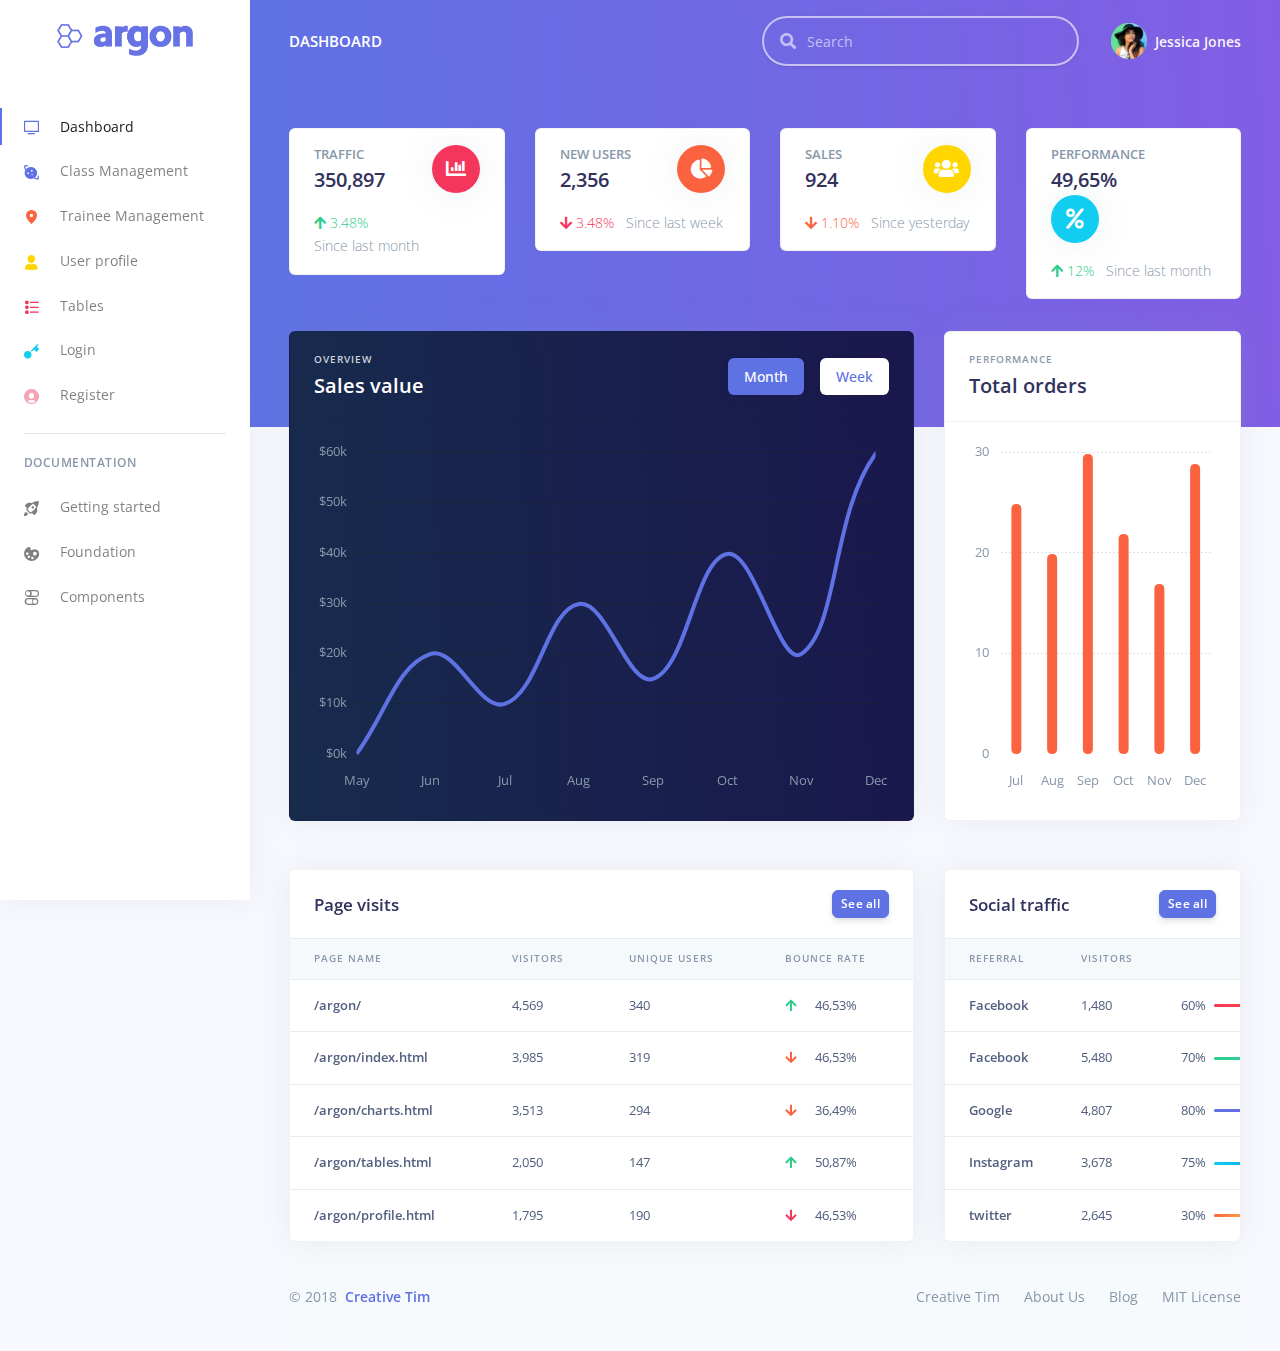
<file: index.html>
<!--

=========================================================
* Argon Dashboard - v1.1.1
=========================================================

* Product Page: https://www.creative-tim.com/product/argon-dashboard
* Copyright 2019 Creative Tim (https://www.creative-tim.com)
* Licensed under MIT (https://github.com/creativetimofficial/argon-dashboard/blob/master/LICENSE.md)

* Coded by Creative Tim

=========================================================

* The above copyright notice and this permission notice shall be included in all copies or substantial portions of the Software. -->
<!DOCTYPE html>
<html lang="en">

<head>
  <meta charset="utf-8" />
  <meta name="viewport" content="width=device-width, initial-scale=1, shrink-to-fit=no">
  <title>
    Argon Dashboard - Free Dashboard for Bootstrap 4 by Creative Tim
  </title>
  <!-- Favicon -->
  <link href="./assets/img/brand/favicon.png" rel="icon" type="image/png">
  <!-- Fonts -->
  <link href="https://fonts.googleapis.com/css?family=Open+Sans:300,400,600,700" rel="stylesheet">
  <!-- Icons -->
  <link href="./assets/js/plugins/nucleo/css/nucleo.css" rel="stylesheet" />
  <link href="./assets/js/plugins/@fortawesome/fontawesome-free/css/all.min.css" rel="stylesheet" />
  <!-- CSS Files -->
  <link href="./assets/css/argon-dashboard.css?v=1.1.1" rel="stylesheet" />
</head>

<body class="">
  <nav class="navbar navbar-vertical fixed-left navbar-expand-md navbar-light bg-white" id="sidenav-main">
    <div class="container-fluid">
      <!-- Toggler -->
      <button class="navbar-toggler" type="button" data-toggle="collapse" data-target="#sidenav-collapse-main"
        aria-controls="sidenav-main" aria-expanded="false" aria-label="Toggle navigation">
        <span class="navbar-toggler-icon"></span>
      </button>
      <!-- Brand -->
      <a class="navbar-brand pt-0" href="./index.html">
        <img src="./assets/img/brand/blue.png" class="navbar-brand-img" alt="...">
      </a>
      <!-- User -->
      <ul class="nav align-items-center d-md-none">
        <li class="nav-item dropdown">
          <a class="nav-link nav-link-icon" href="#" role="button" data-toggle="dropdown" aria-haspopup="true"
            aria-expanded="false">
            <i class="ni ni-bell-55"></i>
          </a>
          <div class="dropdown-menu dropdown-menu-arrow dropdown-menu-right"
            aria-labelledby="navbar-default_dropdown_1">
            <a class="dropdown-item" href="#">Action</a>
            <a class="dropdown-item" href="#">Another action</a>
            <div class="dropdown-divider"></div>
            <a class="dropdown-item" href="#">Something else here</a>
          </div>
        </li>
        <li class="nav-item dropdown">
          <a class="nav-link" href="#" role="button" data-toggle="dropdown" aria-haspopup="true" aria-expanded="false">
            <div class="media align-items-center">
              <span class="avatar avatar-sm rounded-circle">
                <img alt="Image placeholder" src="./assets/img/theme/team-1-800x800.jpg
">
              </span>
            </div>
          </a>
          <div class="dropdown-menu dropdown-menu-arrow dropdown-menu-right">
            <div class=" dropdown-header noti-title">
              <h6 class="text-overflow m-0">Welcome!</h6>
            </div>
            <a href="./examples/profile.html" class="dropdown-item">
              <i class="ni ni-single-02"></i>
              <span>My profile</span>
            </a>
            <a href="./examples/profile.html" class="dropdown-item">
              <i class="ni ni-settings-gear-65"></i>
              <span>Settings</span>
            </a>
            <a href="./examples/profile.html" class="dropdown-item">
              <i class="ni ni-calendar-grid-58"></i>
              <span>Activity</span>
            </a>
            <a href="./examples/profile.html" class="dropdown-item">
              <i class="ni ni-support-16"></i>
              <span>Support</span>
            </a>
            <div class="dropdown-divider"></div>
            <a href="#!" class="dropdown-item">
              <i class="ni ni-user-run"></i>
              <span>Logout</span>
            </a>
          </div>
        </li>
      </ul>
      <!-- Collapse -->
      <div class="collapse navbar-collapse" id="sidenav-collapse-main">
        <!-- Collapse header -->
        <div class="navbar-collapse-header d-md-none">
          <div class="row">
            <div class="col-6 collapse-brand">
              <a href="./index.html">
                <img src="./assets/img/brand/blue.png">
              </a>
            </div>
            <div class="col-6 collapse-close">
              <button type="button" class="navbar-toggler" data-toggle="collapse" data-target="#sidenav-collapse-main"
                aria-controls="sidenav-main" aria-expanded="false" aria-label="Toggle sidenav">
                <span></span>
                <span></span>
              </button>
            </div>
          </div>
        </div>
        <!-- Form -->
        <form class="mt-4 mb-3 d-md-none">
          <div class="input-group input-group-rounded input-group-merge">
            <input type="search" class="form-control form-control-rounded form-control-prepended" placeholder="Search"
              aria-label="Search">
            <div class="input-group-prepend">
              <div class="input-group-text">
                <span class="fa fa-search"></span>
              </div>
            </div>
          </div>
        </form>
        <!-- Navigation -->
        <ul class="navbar-nav">
          <li class="nav-item  active ">
            <a class="nav-link  active " href="./index.html">
              <i class="ni ni-tv-2 text-primary"></i> Dashboard
            </a>
          </li>
          <li class="nav-item">
            <a class="nav-link " href="./examples/icons.html">
              <i class="ni ni-planet text-blue"></i> Class Management
            </a>
          </li>
          <li class="nav-item">
            <a class="nav-link " href="./examples/maps.html">
              <i class="ni ni-pin-3 text-orange"></i> Trainee Management
            </a>
          </li>
          <li class="nav-item">
            <a class="nav-link " href="./examples/profile.html">
              <i class="ni ni-single-02 text-yellow"></i> User profile
            </a>
          </li>
          <li class="nav-item">
            <a class="nav-link " href="./examples/tables.html">
              <i class="ni ni-bullet-list-67 text-red"></i> Tables
            </a>
          </li>
          <li class="nav-item">
            <a class="nav-link" href="./examples/login.html">
              <i class="ni ni-key-25 text-info"></i> Login
            </a>
          </li>
          <li class="nav-item">
            <a class="nav-link" href="./examples/register.html">
              <i class="ni ni-circle-08 text-pink"></i> Register
            </a>
          </li>
        </ul>
        <!-- Divider -->
        <hr class="my-3">
        <!-- Heading -->
        <h6 class="navbar-heading text-muted">Documentation</h6>
        <!-- Navigation -->
        <ul class="navbar-nav mb-md-3">
          <li class="nav-item">
            <a class="nav-link"
              href="https://demos.creative-tim.com/argon-dashboard/docs/getting-started/overview.html">
              <i class="ni ni-spaceship"></i> Getting started
            </a>
          </li>
          <li class="nav-item">
            <a class="nav-link" href="https://demos.creative-tim.com/argon-dashboard/docs/foundation/colors.html">
              <i class="ni ni-palette"></i> Foundation
            </a>
          </li>
          <li class="nav-item">
            <a class="nav-link" href="https://demos.creative-tim.com/argon-dashboard/docs/components/alerts.html">
              <i class="ni ni-ui-04"></i> Components
            </a>
          </li>
        </ul>
      </div>
    </div>
  </nav>
  <div class="main-content">
    <!-- Navbar -->
    <nav class="navbar navbar-top navbar-expand-md navbar-dark" id="navbar-main">
      <div class="container-fluid">
        <!-- Brand -->
        <a class="h4 mb-0 text-white text-uppercase d-none d-lg-inline-block" href="./index.html">Dashboard</a>
        <!-- Form -->
        <form class="navbar-search navbar-search-dark form-inline mr-3 d-none d-md-flex ml-lg-auto">
          <div class="form-group mb-0">
            <div class="input-group input-group-alternative">
              <div class="input-group-prepend">
                <span class="input-group-text"><i class="fas fa-search"></i></span>
              </div>
              <input class="form-control" placeholder="Search" type="text">
            </div>
          </div>
        </form>
        <!-- User -->
        <ul class="navbar-nav align-items-center d-none d-md-flex">
          <li class="nav-item dropdown">
            <a class="nav-link pr-0" href="#" role="button" data-toggle="dropdown" aria-haspopup="true"
              aria-expanded="false">
              <div class="media align-items-center">
                <span class="avatar avatar-sm rounded-circle">
                  <img alt="Image placeholder" src="./assets/img/theme/team-4-800x800.jpg">
                </span>
                <div class="media-body ml-2 d-none d-lg-block">
                  <span class="mb-0 text-sm  font-weight-bold">Jessica Jones</span>
                </div>
              </div>
            </a>
            <div class="dropdown-menu dropdown-menu-arrow dropdown-menu-right">
              <div class=" dropdown-header noti-title">
                <h6 class="text-overflow m-0">Welcome!</h6>
              </div>
              <a href="./examples/profile.html" class="dropdown-item">
                <i class="ni ni-single-02"></i>
                <span>My profile</span>
              </a>
              <a href="./examples/profile.html" class="dropdown-item">
                <i class="ni ni-settings-gear-65"></i>
                <span>Settings</span>
              </a>
              <a href="./examples/profile.html" class="dropdown-item">
                <i class="ni ni-calendar-grid-58"></i>
                <span>Activity</span>
              </a>
              <a href="./examples/profile.html" class="dropdown-item">
                <i class="ni ni-support-16"></i>
                <span>Support</span>
              </a>
              <div class="dropdown-divider"></div>
              <a href="#!" class="dropdown-item">
                <i class="ni ni-user-run"></i>
                <span>Logout</span>
              </a>
            </div>
          </li>
        </ul>
      </div>
    </nav>
    <!-- End Navbar -->
    <!-- Header -->
    <div class="header bg-gradient-primary pb-8 pt-5 pt-md-8">
      <div class="container-fluid">
        <div class="header-body">
          <!-- Card stats -->
          <div class="row">
            <div class="col-xl-3 col-lg-6">
              <div class="card card-stats mb-4 mb-xl-0">
                <div class="card-body">
                  <div class="row">
                    <div class="col">
                      <h5 class="card-title text-uppercase text-muted mb-0">Traffic</h5>
                      <span class="h2 font-weight-bold mb-0">350,897</span>
                    </div>
                    <div class="col-auto">
                      <div class="icon icon-shape bg-danger text-white rounded-circle shadow">
                        <i class="fas fa-chart-bar"></i>
                      </div>
                    </div>
                  </div>
                  <p class="mt-3 mb-0 text-muted text-sm">
                    <span class="text-success mr-2"><i class="fa fa-arrow-up"></i> 3.48%</span>
                    <span class="text-nowrap">Since last month</span>
                  </p>
                </div>
              </div>
            </div>
            <div class="col-xl-3 col-lg-6">
              <div class="card card-stats mb-4 mb-xl-0">
                <div class="card-body">
                  <div class="row">
                    <div class="col">
                      <h5 class="card-title text-uppercase text-muted mb-0">New users</h5>
                      <span class="h2 font-weight-bold mb-0">2,356</span>
                    </div>
                    <div class="col-auto">
                      <div class="icon icon-shape bg-warning text-white rounded-circle shadow">
                        <i class="fas fa-chart-pie"></i>
                      </div>
                    </div>
                  </div>
                  <p class="mt-3 mb-0 text-muted text-sm">
                    <span class="text-danger mr-2"><i class="fas fa-arrow-down"></i> 3.48%</span>
                    <span class="text-nowrap">Since last week</span>
                  </p>
                </div>
              </div>
            </div>
            <div class="col-xl-3 col-lg-6">
              <div class="card card-stats mb-4 mb-xl-0">
                <div class="card-body">
                  <div class="row">
                    <div class="col">
                      <h5 class="card-title text-uppercase text-muted mb-0">Sales</h5>
                      <span class="h2 font-weight-bold mb-0">924</span>
                    </div>
                    <div class="col-auto">
                      <div class="icon icon-shape bg-yellow text-white rounded-circle shadow">
                        <i class="fas fa-users"></i>
                      </div>
                    </div>
                  </div>
                  <p class="mt-3 mb-0 text-muted text-sm">
                    <span class="text-warning mr-2"><i class="fas fa-arrow-down"></i> 1.10%</span>
                    <span class="text-nowrap">Since yesterday</span>
                  </p>
                </div>
              </div>
            </div>
            <div class="col-xl-3 col-lg-6">
              <div class="card card-stats mb-4 mb-xl-0">
                <div class="card-body">
                  <div class="row">
                    <div class="col">
                      <h5 class="card-title text-uppercase text-muted mb-0">Performance</h5>
                      <span class="h2 font-weight-bold mb-0">49,65%</span>
                    </div>
                    <div class="col-auto">
                      <div class="icon icon-shape bg-info text-white rounded-circle shadow">
                        <i class="fas fa-percent"></i>
                      </div>
                    </div>
                  </div>
                  <p class="mt-3 mb-0 text-muted text-sm">
                    <span class="text-success mr-2"><i class="fas fa-arrow-up"></i> 12%</span>
                    <span class="text-nowrap">Since last month</span>
                  </p>
                </div>
              </div>
            </div>
          </div>
        </div>
      </div>
    </div>
    <div class="container-fluid mt--7">
      <div class="row">
        <div class="col-xl-8 mb-5 mb-xl-0">
          <div class="card bg-gradient-default shadow">
            <div class="card-header bg-transparent">
              <div class="row align-items-center">
                <div class="col">
                  <h6 class="text-uppercase text-light ls-1 mb-1">Overview</h6>
                  <h2 class="text-white mb-0">Sales value</h2>
                </div>
                <div class="col">
                  <ul class="nav nav-pills justify-content-end">
                    <li class="nav-item mr-2 mr-md-0" data-toggle="chart" data-target="#chart-sales"
                      data-update='{"data":{"datasets":[{"data":[0, 20, 10, 30, 15, 40, 20, 60, 60]}]}}' data-prefix="$"
                      data-suffix="k">
                      <a href="#" class="nav-link py-2 px-3 active" data-toggle="tab">
                        <span class="d-none d-md-block">Month</span>
                        <span class="d-md-none">M</span>
                      </a>
                    </li>
                    <li class="nav-item" data-toggle="chart" data-target="#chart-sales"
                      data-update='{"data":{"datasets":[{"data":[0, 20, 5, 25, 10, 30, 15, 40, 40]}]}}' data-prefix="$"
                      data-suffix="k">
                      <a href="#" class="nav-link py-2 px-3" data-toggle="tab">
                        <span class="d-none d-md-block">Week</span>
                        <span class="d-md-none">W</span>
                      </a>
                    </li>
                  </ul>
                </div>
              </div>
            </div>
            <div class="card-body">
              <!-- Chart -->
              <div class="chart">
                <!-- Chart wrapper -->
                <canvas id="chart-sales" class="chart-canvas"></canvas>
              </div>
            </div>
          </div>
        </div>
        <div class="col-xl-4">
          <div class="card shadow">
            <div class="card-header bg-transparent">
              <div class="row align-items-center">
                <div class="col">
                  <h6 class="text-uppercase text-muted ls-1 mb-1">Performance</h6>
                  <h2 class="mb-0">Total orders</h2>
                </div>
              </div>
            </div>
            <div class="card-body">
              <!-- Chart -->
              <div class="chart">
                <canvas id="chart-orders" class="chart-canvas"></canvas>
              </div>
            </div>
          </div>
        </div>
      </div>
      <div class="row mt-5">
        <div class="col-xl-8 mb-5 mb-xl-0">
          <div class="card shadow">
            <div class="card-header border-0">
              <div class="row align-items-center">
                <div class="col">
                  <h3 class="mb-0">Page visits</h3>
                </div>
                <div class="col text-right">
                  <a href="#!" class="btn btn-sm btn-primary">See all</a>
                </div>
              </div>
            </div>
            <div class="table-responsive">
              <!-- Projects table -->
              <table class="table align-items-center table-flush">
                <thead class="thead-light">
                  <tr>
                    <th scope="col">Page name</th>
                    <th scope="col">Visitors</th>
                    <th scope="col">Unique users</th>
                    <th scope="col">Bounce rate</th>
                  </tr>
                </thead>
                <tbody>
                  <tr>
                    <th scope="row">
                      /argon/
                    </th>
                    <td>
                      4,569
                    </td>
                    <td>
                      340
                    </td>
                    <td>
                      <i class="fas fa-arrow-up text-success mr-3"></i> 46,53%
                    </td>
                  </tr>
                  <tr>
                    <th scope="row">
                      /argon/index.html
                    </th>
                    <td>
                      3,985
                    </td>
                    <td>
                      319
                    </td>
                    <td>
                      <i class="fas fa-arrow-down text-warning mr-3"></i> 46,53%
                    </td>
                  </tr>
                  <tr>
                    <th scope="row">
                      /argon/charts.html
                    </th>
                    <td>
                      3,513
                    </td>
                    <td>
                      294
                    </td>
                    <td>
                      <i class="fas fa-arrow-down text-warning mr-3"></i> 36,49%
                    </td>
                  </tr>
                  <tr>
                    <th scope="row">
                      /argon/tables.html
                    </th>
                    <td>
                      2,050
                    </td>
                    <td>
                      147
                    </td>
                    <td>
                      <i class="fas fa-arrow-up text-success mr-3"></i> 50,87%
                    </td>
                  </tr>
                  <tr>
                    <th scope="row">
                      /argon/profile.html
                    </th>
                    <td>
                      1,795
                    </td>
                    <td>
                      190
                    </td>
                    <td>
                      <i class="fas fa-arrow-down text-danger mr-3"></i> 46,53%
                    </td>
                  </tr>
                </tbody>
              </table>
            </div>
          </div>
        </div>
        <div class="col-xl-4">
          <div class="card shadow">
            <div class="card-header border-0">
              <div class="row align-items-center">
                <div class="col">
                  <h3 class="mb-0">Social traffic</h3>
                </div>
                <div class="col text-right">
                  <a href="#!" class="btn btn-sm btn-primary">See all</a>
                </div>
              </div>
            </div>
            <div class="table-responsive">
              <!-- Projects table -->
              <table class="table align-items-center table-flush">
                <thead class="thead-light">
                  <tr>
                    <th scope="col">Referral</th>
                    <th scope="col">Visitors</th>
                    <th scope="col"></th>
                  </tr>
                </thead>
                <tbody>
                  <tr>
                    <th scope="row">
                      Facebook
                    </th>
                    <td>
                      1,480
                    </td>
                    <td>
                      <div class="d-flex align-items-center">
                        <span class="mr-2">60%</span>
                        <div>
                          <div class="progress">
                            <div class="progress-bar bg-gradient-danger" role="progressbar" aria-valuenow="60"
                              aria-valuemin="0" aria-valuemax="100" style="width: 60%;"></div>
                          </div>
                        </div>
                      </div>
                    </td>
                  </tr>
                  <tr>
                    <th scope="row">
                      Facebook
                    </th>
                    <td>
                      5,480
                    </td>
                    <td>
                      <div class="d-flex align-items-center">
                        <span class="mr-2">70%</span>
                        <div>
                          <div class="progress">
                            <div class="progress-bar bg-gradient-success" role="progressbar" aria-valuenow="70"
                              aria-valuemin="0" aria-valuemax="100" style="width: 70%;"></div>
                          </div>
                        </div>
                      </div>
                    </td>
                  </tr>
                  <tr>
                    <th scope="row">
                      Google
                    </th>
                    <td>
                      4,807
                    </td>
                    <td>
                      <div class="d-flex align-items-center">
                        <span class="mr-2">80%</span>
                        <div>
                          <div class="progress">
                            <div class="progress-bar bg-gradient-primary" role="progressbar" aria-valuenow="80"
                              aria-valuemin="0" aria-valuemax="100" style="width: 80%;"></div>
                          </div>
                        </div>
                      </div>
                    </td>
                  </tr>
                  <tr>
                    <th scope="row">
                      Instagram
                    </th>
                    <td>
                      3,678
                    </td>
                    <td>
                      <div class="d-flex align-items-center">
                        <span class="mr-2">75%</span>
                        <div>
                          <div class="progress">
                            <div class="progress-bar bg-gradient-info" role="progressbar" aria-valuenow="75"
                              aria-valuemin="0" aria-valuemax="100" style="width: 75%;"></div>
                          </div>
                        </div>
                      </div>
                    </td>
                  </tr>
                  <tr>
                    <th scope="row">
                      twitter
                    </th>
                    <td>
                      2,645
                    </td>
                    <td>
                      <div class="d-flex align-items-center">
                        <span class="mr-2">30%</span>
                        <div>
                          <div class="progress">
                            <div class="progress-bar bg-gradient-warning" role="progressbar" aria-valuenow="30"
                              aria-valuemin="0" aria-valuemax="100" style="width: 30%;"></div>
                          </div>
                        </div>
                      </div>
                    </td>
                  </tr>
                </tbody>
              </table>
            </div>
          </div>
        </div>
      </div>
      <!-- Footer -->
      <footer class="footer">
        <div class="row align-items-center justify-content-xl-between">
          <div class="col-xl-6">
            <div class="copyright text-center text-xl-left text-muted">
              &copy; 2018 <a href="https://www.creative-tim.com" class="font-weight-bold ml-1" target="_blank">Creative
                Tim</a>
            </div>
          </div>
          <div class="col-xl-6">
            <ul class="nav nav-footer justify-content-center justify-content-xl-end">
              <li class="nav-item">
                <a href="https://www.creative-tim.com" class="nav-link" target="_blank">Creative Tim</a>
              </li>
              <li class="nav-item">
                <a href="https://www.creative-tim.com/presentation" class="nav-link" target="_blank">About Us</a>
              </li>
              <li class="nav-item">
                <a href="http://blog.creative-tim.com" class="nav-link" target="_blank">Blog</a>
              </li>
              <li class="nav-item">
                <a href="https://github.com/creativetimofficial/argon-dashboard/blob/master/LICENSE.md" class="nav-link"
                  target="_blank">MIT License</a>
              </li>
            </ul>
          </div>
        </div>
      </footer>
    </div>
  </div>
  <!--   Core   -->
  <script src="./assets/js/plugins/jquery/dist/jquery.min.js"></script>
  <script src="./assets/js/plugins/bootstrap/dist/js/bootstrap.bundle.min.js"></script>
  <!--   Optional JS   -->
  <script src="./assets/js/plugins/chart.js/dist/Chart.min.js"></script>
  <script src="./assets/js/plugins/chart.js/dist/Chart.extension.js"></script>
  <!--   Argon JS   -->
  <script src="./assets/js/argon-dashboard.min.js?v=1.1.1"></script>
  <script src="https://cdn.trackjs.com/agent/v3/latest/t.js"></script>
  <script>
    window.TrackJS &&
      TrackJS.install({
        token: "ee6fab19c5a04ac1a32a645abde4613a",
        application: "argon-dashboard-free"
      });
  </script>
</body>

</html>
</file>
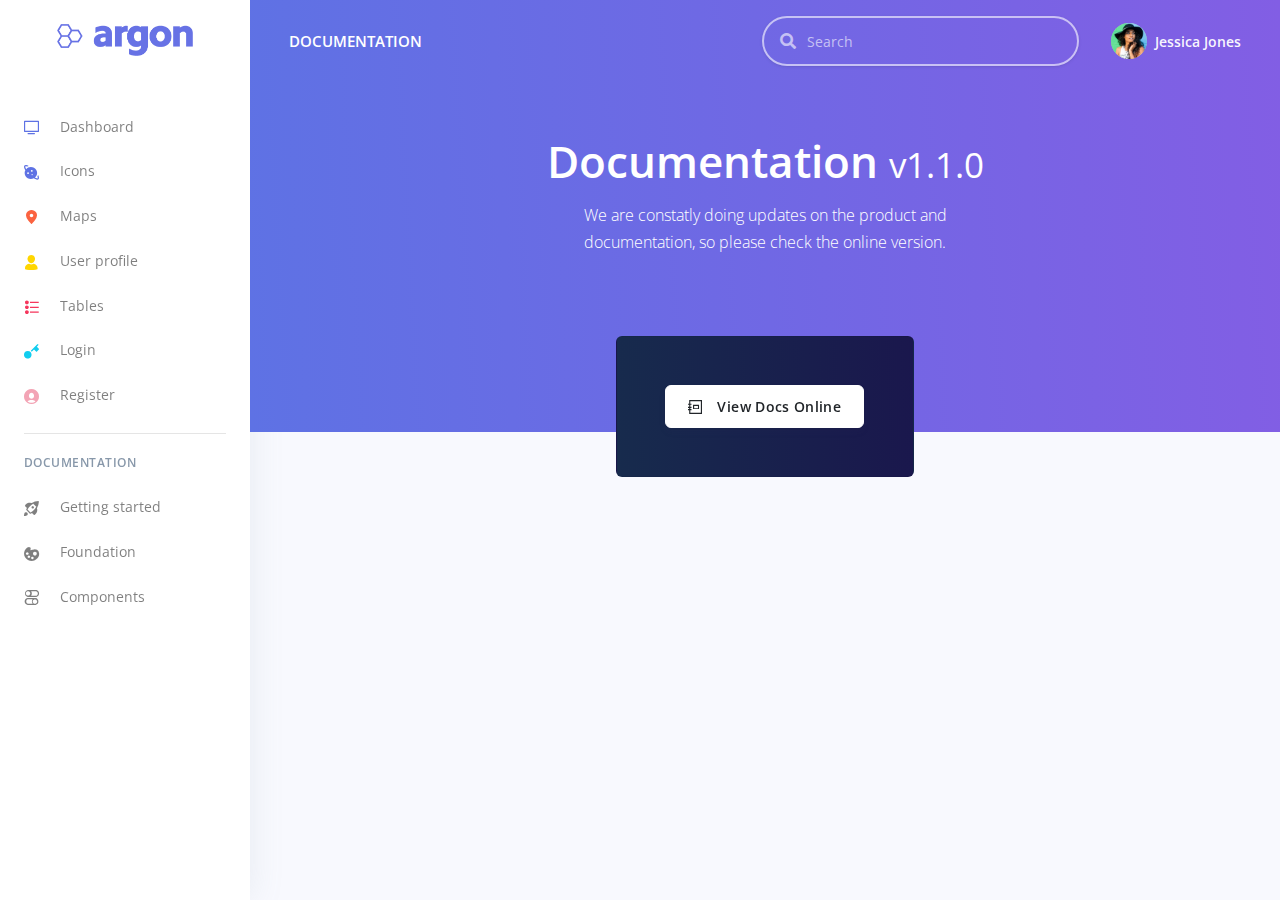
<file: docs/documentation.html>
<!DOCTYPE html>
<html>

<head>
  <meta charset="utf-8">
  <meta name="viewport" content="width=device-width, initial-scale=1, shrink-to-fit=no">
  <meta name="description" content="Start your development with a Dashboard for Bootstrap 4.">
  <meta name="author" content="Creative Tim">
  <title>Argon Dashboard - Free Dashboard for Bootstrap 4</title>
  <!-- Favicon -->
  <link href="../assets/img/brand/favicon.png" rel="icon" type="image/png">
  <!-- Fonts -->
  <link href="https://fonts.googleapis.com/css?family=Open+Sans:300,400,600,700" rel="stylesheet">
  <!-- Icons -->
  <link href="../assets/js/plugins/nucleo/css/nucleo.css" rel="stylesheet">
  <link href="../assets/js/plugins/@fortawesome/fontawesome-free/css/all.min.css" rel="stylesheet">
  <!-- Argon CSS -->
  <link type="text/css" href="../assets/css/argon-dashboard.css?v=1.0.0" rel="stylesheet">
</head>

<body>
  <!-- Sidenav -->
  <nav class="navbar navbar-vertical fixed-left navbar-expand-md navbar-light bg-white" id="sidenav-main">
    <div class="container-fluid">
      <!-- Toggler -->
      <button class="navbar-toggler" type="button" data-toggle="collapse" data-target="#sidenav-collapse-main" aria-controls="sidenav-main" aria-expanded="false" aria-label="Toggle navigation">
        <span class="navbar-toggler-icon"></span>
      </button>
      <!-- Brand -->
      <a class="navbar-brand pt-0" href="../index.html">
        <img src="../assets/img/brand/blue.png" class="navbar-brand-img" alt="...">
      </a>
      <!-- User -->
      <ul class="nav align-items-center d-md-none">
        <li class="nav-item dropdown">
          <a class="nav-link nav-link-icon" href="#" role="button" data-toggle="dropdown" aria-haspopup="true" aria-expanded="false">
            <i class="ni ni-bell-55"></i>
          </a>
          <div class="dropdown-menu dropdown-menu-arrow dropdown-menu-right" aria-labelledby="navbar-default_dropdown_1">
            <a class="dropdown-item" href="#">Action</a>
            <a class="dropdown-item" href="#">Another action</a>
            <div class="dropdown-divider"></div>
            <a class="dropdown-item" href="#">Something else here</a>
          </div>
        </li>
        <li class="nav-item dropdown">
          <a class="nav-link" href="#" role="button" data-toggle="dropdown" aria-haspopup="true" aria-expanded="false">
            <div class="media align-items-center">
              <span class="avatar avatar-sm rounded-circle">
                <img alt="Image placeholder" src="../assets/img/theme/team-1-800x800.jpg">
              </span>
            </div>
          </a>
          <div class="dropdown-menu dropdown-menu-arrow dropdown-menu-right">
            <div class=" dropdown-header noti-title">
              <h6 class="text-overflow m-0">Welcome!</h6>
            </div>
            <a href="../examples/profile.html" class="dropdown-item">
              <i class="ni ni-single-02"></i>
              <span>My profile</span>
            </a>
            <a href="../examples/profile.html" class="dropdown-item">
              <i class="ni ni-settings-gear-65"></i>
              <span>Settings</span>
            </a>
            <a href="../examples/profile.html" class="dropdown-item">
              <i class="ni ni-calendar-grid-58"></i>
              <span>Activity</span>
            </a>
            <a href="../examples/profile.html" class="dropdown-item">
              <i class="ni ni-support-16"></i>
              <span>Support</span>
            </a>
            <div class="dropdown-divider"></div>
            <a href="#!" class="dropdown-item">
              <i class="ni ni-user-run"></i>
              <span>Logout</span>
            </a>
          </div>
        </li>
      </ul>
      <!-- Collapse -->
      <div class="collapse navbar-collapse" id="sidenav-collapse-main">
        <!-- Collapse header -->
        <div class="navbar-collapse-header d-md-none">
          <div class="row">
            <div class="col-6 collapse-brand">
              <a href="../index.html">
                <img src="../assets/img/brand/blue.png">
              </a>
            </div>
            <div class="col-6 collapse-close">
              <button type="button" class="navbar-toggler" data-toggle="collapse" data-target="#sidenav-collapse-main" aria-controls="sidenav-main" aria-expanded="false" aria-label="Toggle sidenav">
                <span></span>
                <span></span>
              </button>
            </div>
          </div>
        </div>
        <!-- Form -->
        <form class="mt-4 mb-3 d-md-none">
          <div class="input-group input-group-rounded input-group-merge">
            <input type="search" class="form-control form-control-rounded form-control-prepended" placeholder="Search" aria-label="Search">
            <div class="input-group-prepend">
              <div class="input-group-text">
                <span class="fa fa-search"></span>
              </div>
            </div>
          </div>
        </form>
        <!-- Navigation -->
        <ul class="navbar-nav">
          <li class="nav-item">
            <a class="nav-link" href="../index.html">
              <i class="ni ni-tv-2 text-primary"></i> Dashboard
            </a>
          </li>
          <li class="nav-item">
            <a class="nav-link" href="../examples/icons.html">
              <i class="ni ni-planet text-blue"></i> Icons
            </a>
          </li>
          <li class="nav-item">
            <a class="nav-link" href="../examples/maps.html">
              <i class="ni ni-pin-3 text-orange"></i> Maps
            </a>
          </li>
          <li class="nav-item">
            <a class="nav-link" href="../examples/profile.html">
              <i class="ni ni-single-02 text-yellow"></i> User profile
            </a>
          </li>
          <li class="nav-item">
            <a class="nav-link" href="../examples/tables.html">
              <i class="ni ni-bullet-list-67 text-red"></i> Tables
            </a>
          </li>
          <li class="nav-item">
            <a class="nav-link" href="../examples/login.html">
              <i class="ni ni-key-25 text-info"></i> Login
            </a>
          </li>
          <li class="nav-item">
            <a class="nav-link" href="../examples/register.html">
              <i class="ni ni-circle-08 text-pink"></i> Register
            </a>
          </li>
        </ul>
        <!-- Divider -->
        <hr class="my-3">
        <!-- Heading -->
        <h6 class="navbar-heading text-muted">Documentation</h6>
        <!-- Navigation -->
        <ul class="navbar-nav mb-md-3">
          <li class="nav-item">
            <a class="nav-link" href="https://demos.creative-tim.com/argon-dashboard/docs/getting-started/overview.html">
              <i class="ni ni-spaceship"></i> Getting started
            </a>
          </li>
          <li class="nav-item">
            <a class="nav-link" href="https://demos.creative-tim.com/argon-dashboard/docs/foundation/colors.html">
              <i class="ni ni-palette"></i> Foundation
            </a>
          </li>
          <li class="nav-item">
            <a class="nav-link" href="https://demos.creative-tim.com/argon-dashboard/docs/components/alerts.html">
              <i class="ni ni-ui-04"></i> Components
            </a>
          </li>
        </ul>
      </div>
    </div>
  </nav>
  <!-- Main content -->
  <div class="main-content">
    <!-- Top navbar -->
    <nav class="navbar navbar-top navbar-expand-md navbar-dark" id="navbar-main">
      <div class="container-fluid">
        <!-- Brand -->
        <a class="h4 mb-0 text-white text-uppercase d-none d-lg-inline-block" href="../index.html">Documentation</a>
        <!-- Form -->
        <form class="navbar-search navbar-search-dark form-inline mr-3 d-none d-md-flex ml-lg-auto">
          <div class="form-group mb-0">
            <div class="input-group input-group-alternative">
              <div class="input-group-prepend">
                <span class="input-group-text"><i class="fas fa-search"></i></span>
              </div>
              <input class="form-control" placeholder="Search" type="text">
            </div>
          </div>
        </form>
        <!-- User -->
        <ul class="navbar-nav align-items-center d-none d-md-flex">
          <li class="nav-item dropdown">
            <a class="nav-link pr-0" href="#" role="button" data-toggle="dropdown" aria-haspopup="true" aria-expanded="false">
              <div class="media align-items-center">
                <span class="avatar avatar-sm rounded-circle">
                  <img alt="Image placeholder" src="../assets/img/theme/team-4-800x800.jpg">
                </span>
                <div class="media-body ml-2 d-none d-lg-block">
                  <span class="mb-0 text-sm  font-weight-bold">Jessica Jones</span>
                </div>
              </div>
            </a>
            <div class="dropdown-menu dropdown-menu-arrow dropdown-menu-right">
              <div class=" dropdown-header noti-title">
                <h6 class="text-overflow m-0">Welcome!</h6>
              </div>
              <a href="../examples/profile.html" class="dropdown-item">
                <i class="ni ni-single-02"></i>
                <span>My profile</span>
              </a>
              <a href="../examples/profile.html" class="dropdown-item">
                <i class="ni ni-settings-gear-65"></i>
                <span>Settings</span>
              </a>
              <a href="../examples/profile.html" class="dropdown-item">
                <i class="ni ni-calendar-grid-58"></i>
                <span>Activity</span>
              </a>
              <a href="../examples/profile.html" class="dropdown-item">
                <i class="ni ni-support-16"></i>
                <span>Support</span>
              </a>
              <div class="dropdown-divider"></div>
              <a href="#!" class="dropdown-item">
                <i class="ni ni-user-run"></i>
                <span>Logout</span>
              </a>
            </div>
          </li>
        </ul>
      </div>
    </nav>
    <!-- Header -->
    <div class="header bg-gradient-primary pb-8 pt-5 pt-lg-8 d-flex align-items-center">
      <!-- Header container -->
      <div class="container-fluid">
        <div class="row justify-content-center">
          <div class="col-lg-6 col-md-10 text-center">
            <h1 class="display-2 text-white">Documentation <small>v1.1.0</small></h1>
            <p class="text-white mt-0 mb-5">We are constatly doing updates on the product and documentation, so please check the online version.</p>
          </div>
        </div>
      </div>
    </div>
    <!-- Page content -->
    <div class="container-fluid mt--7">
      <div class="row justify-content-center">
        <div class="col-lg-4">
          <div class="card bg-gradient-default text-center p-5">
            <a href="https://demos.creative-tim.com/argon-dashboard/docs/getting-started/overview.html" class="btn btn-white btn-icon mb-3 mb-sm-0">
              <span class="btn-inner--icon"><i class="ni ni-collection"></i></span>
              <span class="btn-inner--text">View Docs Online</span>
            </a>
          </div>
        </div>
      </div>
      <!-- Footer -->
    </div>
  </div>
  <!-- Argon Scripts -->
  <!-- Core -->
  <script src="../assets/js/plugins/jquery/dist/jquery.min.js"></script>
  <script src="../assets/js/plugins/bootstrap/dist/js/bootstrap.bundle.min.js"></script>
  <!-- Argon JS -->
  <script src="../assets/js/argon-dashboard.js?v=1.0.0"></script>
</body>

</html>
</file>
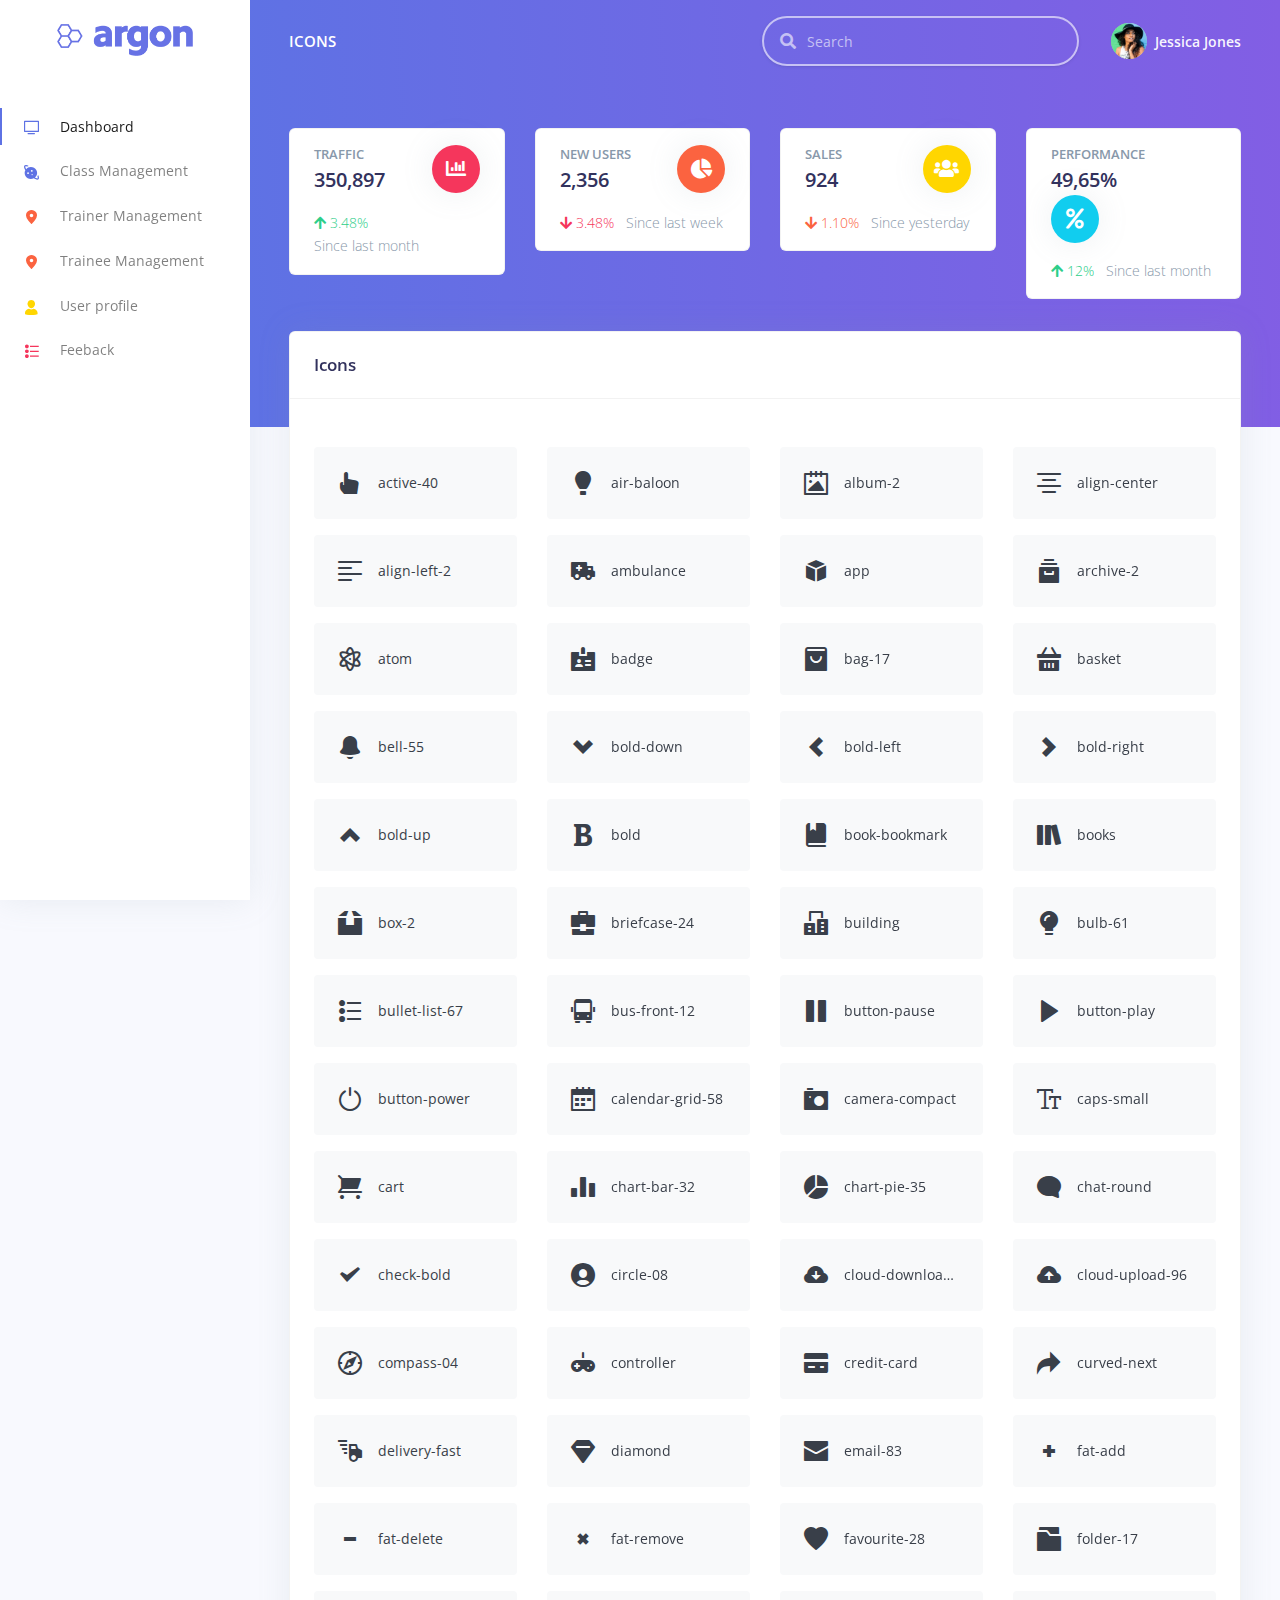
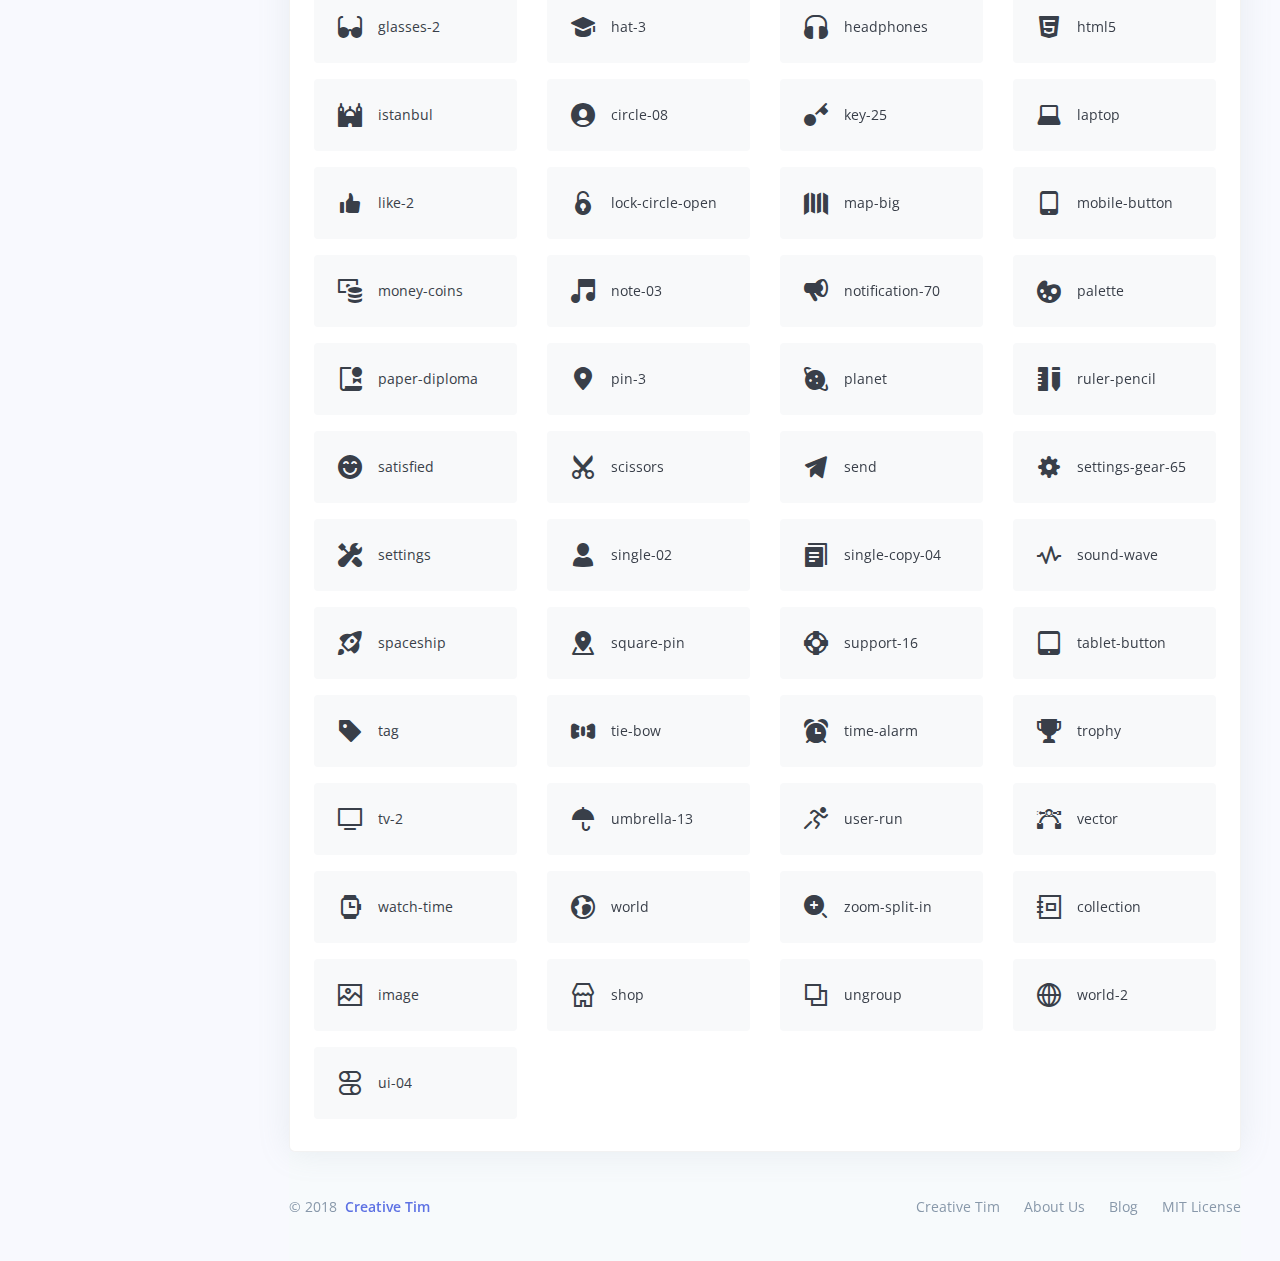
<file: examples/class.html>
<!--

=========================================================
* Argon Dashboard - v1.1.1
=========================================================

* Product Page: https://www.creative-tim.com/product/argon-dashboard
* Copyright 2019 Creative Tim (https://www.creative-tim.com)
* Licensed under MIT (https://github.com/creativetimofficial/argon-dashboard/blob/master/LICENSE.md)

* Coded by Creative Tim

=========================================================

* The above copyright notice and this permission notice shall be included in all copies or substantial portions of the Software. -->
<!DOCTYPE html>
<html lang="en">

<head>
  <meta charset="utf-8" />
  <meta name="viewport" content="width=device-width, initial-scale=1, shrink-to-fit=no">
  <title>
    Argon Dashboard - Free Dashboard for Bootstrap 4 by Creative Tim
  </title>
  <!-- Favicon -->
  <link href="../assets/img/brand/favicon.png" rel="icon" type="image/png">
  <!-- Fonts -->
  <link href="https://fonts.googleapis.com/css?family=Open+Sans:300,400,600,700" rel="stylesheet">
  <!-- Icons -->
  <link href="../assets/js/plugins/nucleo/css/nucleo.css" rel="stylesheet" />
  <link href="../assets/js/plugins/@fortawesome/fontawesome-free/css/all.min.css" rel="stylesheet" />
  <!-- CSS Files -->
  <link href="../assets/css/argon-dashboard.css?v=1.1.1" rel="stylesheet" />
</head>

<body class="">
  <nav class="navbar navbar-vertical fixed-left navbar-expand-md navbar-light bg-white" id="sidenav-main">
    <div class="container-fluid">
      <!-- Toggler -->
      <button class="navbar-toggler" type="button" data-toggle="collapse" data-target="#sidenav-collapse-main"
        aria-controls="sidenav-main" aria-expanded="false" aria-label="Toggle navigation">
        <span class="navbar-toggler-icon"></span>
      </button>
      <!-- Brand -->
      <a class="navbar-brand pt-0" href="../index.html">
        <img src="../assets/img/brand/blue.png" class="navbar-brand-img" alt="...">
      </a>
      <!-- User -->
      <ul class="nav align-items-center d-md-none">
        <li class="nav-item dropdown">
          <a class="nav-link nav-link-icon" href="#" role="button" data-toggle="dropdown" aria-haspopup="true"
            aria-expanded="false">
            <i class="ni ni-bell-55"></i>
          </a>
          <div class="dropdown-menu dropdown-menu-arrow dropdown-menu-right"
            aria-labelledby="navbar-default_dropdown_1">
            <a class="dropdown-item" href="#">Action</a>
            <a class="dropdown-item" href="#">Another action</a>
            <div class="dropdown-divider"></div>
            <a class="dropdown-item" href="#">Something else here</a>
          </div>
        </li>
        <li class="nav-item dropdown">
          <a class="nav-link" href="#" role="button" data-toggle="dropdown" aria-haspopup="true" aria-expanded="false">
            <div class="media align-items-center">
              <span class="avatar avatar-sm rounded-circle">
                <img alt="Image placeholder" src="../assets/img/theme/team-1-800x800.jpg
">
              </span>
            </div>
          </a>
          <div class="dropdown-menu dropdown-menu-arrow dropdown-menu-right">
            <div class=" dropdown-header noti-title">
              <h6 class="text-overflow m-0">Welcome!</h6>
            </div>
            <a href="./examples/profile.html" class="dropdown-item">
              <i class="ni ni-single-02"></i>
              <span>My profile</span>
            </a>
            <a href="./examples/profile.html" class="dropdown-item">
              <i class="ni ni-settings-gear-65"></i>
              <span>Settings</span>
            </a>
            <a href="./examples/profile.html" class="dropdown-item">
              <i class="ni ni-calendar-grid-58"></i>
              <span>Activity</span>
            </a>
            <a href="./examples/profile.html" class="dropdown-item">
              <i class="ni ni-support-16"></i>
              <span>Support</span>
            </a>
            <div class="dropdown-divider"></div>
            <a href="#!" class="dropdown-item">
              <i class="ni ni-user-run"></i>
              <span>Logout</span>
            </a>
          </div>
        </li>
      </ul>
      <!-- Collapse -->
      <div class="collapse navbar-collapse" id="sidenav-collapse-main">
        <!-- Collapse header -->
        <div class="navbar-collapse-header d-md-none">
          <div class="row">
            <div class="col-6 collapse-brand">
              <a href="../index.html">
                <img src="../assets/img/brand/blue.png">
              </a>
            </div>
            <div class="col-6 collapse-close">
              <button type="button" class="navbar-toggler" data-toggle="collapse" data-target="#sidenav-collapse-main"
                aria-controls="sidenav-main" aria-expanded="false" aria-label="Toggle sidenav">
                <span></span>
                <span></span>
              </button>
            </div>
          </div>
        </div>
        <!-- Form -->
        <form class="mt-4 mb-3 d-md-none">
          <div class="input-group input-group-rounded input-group-merge">
            <input type="search" class="form-control form-control-rounded form-control-prepended" placeholder="Search"
              aria-label="Search">
            <div class="input-group-prepend">
              <div class="input-group-text">
                <span class="fa fa-search"></span>
              </div>
            </div>
          </div>
        </form>
        <!-- Navigation -->
        <ul class="navbar-nav">
          <li class="nav-item  active ">
            <a class="nav-link  active " href="../index.html">
              <i class="ni ni-tv-2 text-primary"></i> Dashboard
            </a>
          </li>
          <li class="nav-item">
            <a class="nav-link " href="../examples/class.html">
              <i class="ni ni-planet text-blue"></i> Class Management
            </a>
          </li>
          <li class="nav-item">
            <a class="nav-link " href="../examples/maps.html">
              <i class="ni ni-pin-3 text-orange"></i> Trainer Management
            </a>
          </li>
          <li class="nav-item">
            <a class="nav-link " href="../examples/trainee.html">
              <i class="ni ni-pin-3 text-orange"></i> Trainee Management
            </a>
          </li>
          <li class="nav-item">
            <a class="nav-link " href="../examples/profile.html">
              <i class="ni ni-single-02 text-yellow"></i> User profile
            </a>
          </li>
          <li class="nav-item">
            <a class="nav-link " href="../examples/tables.html">
              <i class="ni ni-bullet-list-67 text-red"></i> Feeback
            </a>
          </li>
        </ul>
      </div>
    </div>
  </nav>
  <div class="main-content">
    <!-- Navbar -->
    <nav class="navbar navbar-top navbar-expand-md navbar-dark" id="navbar-main">
      <div class="container-fluid">
        <!-- Brand -->
        <a class="h4 mb-0 text-white text-uppercase d-none d-lg-inline-block" href="../index.html">Icons</a>
        <!-- Form -->
        <form class="navbar-search navbar-search-dark form-inline mr-3 d-none d-md-flex ml-lg-auto">
          <div class="form-group mb-0">
            <div class="input-group input-group-alternative">
              <div class="input-group-prepend">
                <span class="input-group-text"><i class="fas fa-search"></i></span>
              </div>
              <input class="form-control" placeholder="Search" type="text">
            </div>
          </div>
        </form>
        <!-- User -->
        <ul class="navbar-nav align-items-center d-none d-md-flex">
          <li class="nav-item dropdown">
            <a class="nav-link pr-0" href="#" role="button" data-toggle="dropdown" aria-haspopup="true"
              aria-expanded="false">
              <div class="media align-items-center">
                <span class="avatar avatar-sm rounded-circle">
                  <img alt="Image placeholder" src="../assets/img/theme/team-4-800x800.jpg">
                </span>
                <div class="media-body ml-2 d-none d-lg-block">
                  <span class="mb-0 text-sm  font-weight-bold">Jessica Jones</span>
                </div>
              </div>
            </a>
            <div class="dropdown-menu dropdown-menu-arrow dropdown-menu-right">
              <div class=" dropdown-header noti-title">
                <h6 class="text-overflow m-0">Welcome!</h6>
              </div>
              <a href="../examples/profile.html" class="dropdown-item">
                <i class="ni ni-single-02"></i>
                <span>My profile</span>
              </a>
              <a href="../examples/profile.html" class="dropdown-item">
                <i class="ni ni-settings-gear-65"></i>
                <span>Settings</span>
              </a>
              <a href="../examples/profile.html" class="dropdown-item">
                <i class="ni ni-calendar-grid-58"></i>
                <span>Activity</span>
              </a>
              <a href="../examples/profile.html" class="dropdown-item">
                <i class="ni ni-support-16"></i>
                <span>Support</span>
              </a>
              <div class="dropdown-divider"></div>
              <a href="#!" class="dropdown-item">
                <i class="ni ni-user-run"></i>
                <span>Logout</span>
              </a>
            </div>
          </li>
        </ul>
      </div>
    </nav>
    <!-- End Navbar -->
    <!-- Header -->
    <div class="header bg-gradient-primary pb-8 pt-5 pt-md-8">
      <div class="container-fluid">
        <div class="header-body">
          <!-- Card stats -->
          <div class="row">
            <div class="col-xl-3 col-lg-6">
              <div class="card card-stats mb-4 mb-xl-0">
                <div class="card-body">
                  <div class="row">
                    <div class="col">
                      <h5 class="card-title text-uppercase text-muted mb-0">Traffic</h5>
                      <span class="h2 font-weight-bold mb-0">350,897</span>
                    </div>
                    <div class="col-auto">
                      <div class="icon icon-shape bg-danger text-white rounded-circle shadow">
                        <i class="fas fa-chart-bar"></i>
                      </div>
                    </div>
                  </div>
                  <p class="mt-3 mb-0 text-muted text-sm">
                    <span class="text-success mr-2"><i class="fa fa-arrow-up"></i> 3.48%</span>
                    <span class="text-nowrap">Since last month</span>
                  </p>
                </div>
              </div>
            </div>
            <div class="col-xl-3 col-lg-6">
              <div class="card card-stats mb-4 mb-xl-0">
                <div class="card-body">
                  <div class="row">
                    <div class="col">
                      <h5 class="card-title text-uppercase text-muted mb-0">New users</h5>
                      <span class="h2 font-weight-bold mb-0">2,356</span>
                    </div>
                    <div class="col-auto">
                      <div class="icon icon-shape bg-warning text-white rounded-circle shadow">
                        <i class="fas fa-chart-pie"></i>
                      </div>
                    </div>
                  </div>
                  <p class="mt-3 mb-0 text-muted text-sm">
                    <span class="text-danger mr-2"><i class="fas fa-arrow-down"></i> 3.48%</span>
                    <span class="text-nowrap">Since last week</span>
                  </p>
                </div>
              </div>
            </div>
            <div class="col-xl-3 col-lg-6">
              <div class="card card-stats mb-4 mb-xl-0">
                <div class="card-body">
                  <div class="row">
                    <div class="col">
                      <h5 class="card-title text-uppercase text-muted mb-0">Sales</h5>
                      <span class="h2 font-weight-bold mb-0">924</span>
                    </div>
                    <div class="col-auto">
                      <div class="icon icon-shape bg-yellow text-white rounded-circle shadow">
                        <i class="fas fa-users"></i>
                      </div>
                    </div>
                  </div>
                  <p class="mt-3 mb-0 text-muted text-sm">
                    <span class="text-warning mr-2"><i class="fas fa-arrow-down"></i> 1.10%</span>
                    <span class="text-nowrap">Since yesterday</span>
                  </p>
                </div>
              </div>
            </div>
            <div class="col-xl-3 col-lg-6">
              <div class="card card-stats mb-4 mb-xl-0">
                <div class="card-body">
                  <div class="row">
                    <div class="col">
                      <h5 class="card-title text-uppercase text-muted mb-0">Performance</h5>
                      <span class="h2 font-weight-bold mb-0">49,65%</span>
                    </div>
                    <div class="col-auto">
                      <div class="icon icon-shape bg-info text-white rounded-circle shadow">
                        <i class="fas fa-percent"></i>
                      </div>
                    </div>
                  </div>
                  <p class="mt-3 mb-0 text-muted text-sm">
                    <span class="text-success mr-2"><i class="fas fa-arrow-up"></i> 12%</span>
                    <span class="text-nowrap">Since last month</span>
                  </p>
                </div>
              </div>
            </div>
          </div>
        </div>
      </div>
    </div>
    <!-- Page content -->
    <div class="container-fluid mt--7">
      <!-- Table -->
      <div class="row">
        <div class="col">
          <div class="card shadow">
            <div class="card-header bg-transparent">
              <h3 class="mb-0">Icons</h3>
            </div>
            <div class="card-body">
              <div class="row icon-examples">
                <div class="col-lg-3 col-md-6">
                  <button type="button" class="btn-icon-clipboard" data-clipboard-text="active-40"
                    title="Copy to clipboard">
                    <div>
                      <i class="ni ni-active-40"></i>
                      <span>active-40</span>
                    </div>
                  </button>
                </div>
                <div class="col-lg-3 col-md-6">
                  <button type="button" class="btn-icon-clipboard" data-clipboard-text="air-baloon"
                    title="Copy to clipboard">
                    <div>
                      <i class="ni ni-air-baloon"></i>
                      <span>air-baloon</span>
                    </div>
                  </button>
                </div>
                <div class="col-lg-3 col-md-6">
                  <button type="button" class="btn-icon-clipboard" data-clipboard-text="album-2"
                    title="Copy to clipboard">
                    <div>
                      <i class="ni ni-album-2"></i>
                      <span>album-2</span>
                    </div>
                  </button>
                </div>
                <div class="col-lg-3 col-md-6">
                  <button type="button" class="btn-icon-clipboard" data-clipboard-text="align-center"
                    title="Copy to clipboard">
                    <div>
                      <i class="ni ni-align-center"></i>
                      <span>align-center</span>
                    </div>
                  </button>
                </div>
                <div class="col-lg-3 col-md-6">
                  <button type="button" class="btn-icon-clipboard" data-clipboard-text="align-left-2"
                    title="Copy to clipboard">
                    <div>
                      <i class="ni ni-align-left-2"></i>
                      <span>align-left-2</span>
                    </div>
                  </button>
                </div>
                <div class="col-lg-3 col-md-6">
                  <button type="button" class="btn-icon-clipboard" data-clipboard-text="ambulance"
                    title="Copy to clipboard">
                    <div>
                      <i class="ni ni-ambulance"></i>
                      <span>ambulance</span>
                    </div>
                  </button>
                </div>
                <div class="col-lg-3 col-md-6">
                  <button type="button" class="btn-icon-clipboard" data-clipboard-text="app" title="Copy to clipboard">
                    <div>
                      <i class="ni ni-app"></i>
                      <span>app</span>
                    </div>
                  </button>
                </div>
                <div class="col-lg-3 col-md-6">
                  <button type="button" class="btn-icon-clipboard" data-clipboard-text="archive-2"
                    title="Copy to clipboard">
                    <div>
                      <i class="ni ni-archive-2"></i>
                      <span>archive-2</span>
                    </div>
                  </button>
                </div>
                <div class="col-lg-3 col-md-6">
                  <button type="button" class="btn-icon-clipboard" data-clipboard-text="atom" title="Copy to clipboard">
                    <div>
                      <i class="ni ni-atom"></i>
                      <span>atom</span>
                    </div>
                  </button>
                </div>
                <div class="col-lg-3 col-md-6">
                  <button type="button" class="btn-icon-clipboard" data-clipboard-text="badge"
                    title="Copy to clipboard">
                    <div>
                      <i class="ni ni-badge"></i>
                      <span>badge</span>
                    </div>
                  </button>
                </div>
                <div class="col-lg-3 col-md-6">
                  <button type="button" class="btn-icon-clipboard" data-clipboard-text="bag-17"
                    title="Copy to clipboard">
                    <div>
                      <i class="ni ni-bag-17"></i>
                      <span>bag-17</span>
                    </div>
                  </button>
                </div>
                <div class="col-lg-3 col-md-6">
                  <button type="button" class="btn-icon-clipboard" data-clipboard-text="basket"
                    title="Copy to clipboard">
                    <div>
                      <i class="ni ni-basket"></i>
                      <span>basket</span>
                    </div>
                  </button>
                </div>
                <div class="col-lg-3 col-md-6">
                  <button type="button" class="btn-icon-clipboard" data-clipboard-text="bell-55"
                    title="Copy to clipboard">
                    <div>
                      <i class="ni ni-bell-55"></i>
                      <span>bell-55</span>
                    </div>
                  </button>
                </div>
                <div class="col-lg-3 col-md-6">
                  <button type="button" class="btn-icon-clipboard" data-clipboard-text="bold-down"
                    title="Copy to clipboard">
                    <div>
                      <i class="ni ni-bold-down"></i>
                      <span>bold-down</span>
                    </div>
                  </button>
                </div>
                <div class="col-lg-3 col-md-6">
                  <button type="button" class="btn-icon-clipboard" data-clipboard-text="bold-left"
                    title="Copy to clipboard">
                    <div>
                      <i class="ni ni-bold-left"></i>
                      <span>bold-left</span>
                    </div>
                  </button>
                </div>
                <div class="col-lg-3 col-md-6">
                  <button type="button" class="btn-icon-clipboard" data-clipboard-text="bold-right"
                    title="Copy to clipboard">
                    <div>
                      <i class="ni ni-bold-right"></i>
                      <span>bold-right</span>
                    </div>
                  </button>
                </div>
                <div class="col-lg-3 col-md-6">
                  <button type="button" class="btn-icon-clipboard" data-clipboard-text="bold-up"
                    title="Copy to clipboard">
                    <div>
                      <i class="ni ni-bold-up"></i>
                      <span>bold-up</span>
                    </div>
                  </button>
                </div>
                <div class="col-lg-3 col-md-6">
                  <button type="button" class="btn-icon-clipboard" data-clipboard-text="bold" title="Copy to clipboard">
                    <div>
                      <i class="ni ni-bold"></i>
                      <span>bold</span>
                    </div>
                  </button>
                </div>
                <div class="col-lg-3 col-md-6">
                  <button type="button" class="btn-icon-clipboard" data-clipboard-text="book-bookmark"
                    title="Copy to clipboard">
                    <div>
                      <i class="ni ni-book-bookmark"></i>
                      <span>book-bookmark</span>
                    </div>
                  </button>
                </div>
                <div class="col-lg-3 col-md-6">
                  <button type="button" class="btn-icon-clipboard" data-clipboard-text="books"
                    title="Copy to clipboard">
                    <div>
                      <i class="ni ni-books"></i>
                      <span>books</span>
                    </div>
                  </button>
                </div>
                <div class="col-lg-3 col-md-6">
                  <button type="button" class="btn-icon-clipboard" data-clipboard-text="box-2"
                    title="Copy to clipboard">
                    <div>
                      <i class="ni ni-box-2"></i>
                      <span>box-2</span>
                    </div>
                  </button>
                </div>
                <div class="col-lg-3 col-md-6">
                  <button type="button" class="btn-icon-clipboard" data-clipboard-text="briefcase-24"
                    title="Copy to clipboard">
                    <div>
                      <i class="ni ni-briefcase-24"></i>
                      <span>briefcase-24</span>
                    </div>
                  </button>
                </div>
                <div class="col-lg-3 col-md-6">
                  <button type="button" class="btn-icon-clipboard" data-clipboard-text="building"
                    title="Copy to clipboard">
                    <div>
                      <i class="ni ni-building"></i>
                      <span>building</span>
                    </div>
                  </button>
                </div>
                <div class="col-lg-3 col-md-6">
                  <button type="button" class="btn-icon-clipboard" data-clipboard-text="bulb-61"
                    title="Copy to clipboard">
                    <div>
                      <i class="ni ni-bulb-61"></i>
                      <span>bulb-61</span>
                    </div>
                  </button>
                </div>
                <div class="col-lg-3 col-md-6">
                  <button type="button" class="btn-icon-clipboard" data-clipboard-text="bullet-list-67"
                    title="Copy to clipboard">
                    <div>
                      <i class="ni ni-bullet-list-67"></i>
                      <span>bullet-list-67</span>
                    </div>
                  </button>
                </div>
                <div class="col-lg-3 col-md-6">
                  <button type="button" class="btn-icon-clipboard" data-clipboard-text="bus-front-12"
                    title="Copy to clipboard">
                    <div>
                      <i class="ni ni-bus-front-12"></i>
                      <span>bus-front-12</span>
                    </div>
                  </button>
                </div>
                <div class="col-lg-3 col-md-6">
                  <button type="button" class="btn-icon-clipboard" data-clipboard-text="button-pause"
                    title="Copy to clipboard">
                    <div>
                      <i class="ni ni-button-pause"></i>
                      <span>button-pause</span>
                    </div>
                  </button>
                </div>
                <div class="col-lg-3 col-md-6">
                  <button type="button" class="btn-icon-clipboard" data-clipboard-text="button-play"
                    title="Copy to clipboard">
                    <div>
                      <i class="ni ni-button-play"></i>
                      <span>button-play</span>
                    </div>
                  </button>
                </div>
                <div class="col-lg-3 col-md-6">
                  <button type="button" class="btn-icon-clipboard" data-clipboard-text="button-power"
                    title="Copy to clipboard">
                    <div>
                      <i class="ni ni-button-power"></i>
                      <span>button-power</span>
                    </div>
                  </button>
                </div>
                <div class="col-lg-3 col-md-6">
                  <button type="button" class="btn-icon-clipboard" data-clipboard-text="calendar-grid-58"
                    title="Copy to clipboard">
                    <div>
                      <i class="ni ni-calendar-grid-58"></i>
                      <span>calendar-grid-58</span>
                    </div>
                  </button>
                </div>
                <div class="col-lg-3 col-md-6">
                  <button type="button" class="btn-icon-clipboard" data-clipboard-text="camera-compact"
                    title="Copy to clipboard">
                    <div>
                      <i class="ni ni-camera-compact"></i>
                      <span>camera-compact</span>
                    </div>
                  </button>
                </div>
                <div class="col-lg-3 col-md-6">
                  <button type="button" class="btn-icon-clipboard" data-clipboard-text="caps-small"
                    title="Copy to clipboard">
                    <div>
                      <i class="ni ni-caps-small"></i>
                      <span>caps-small</span>
                    </div>
                  </button>
                </div>
                <div class="col-lg-3 col-md-6">
                  <button type="button" class="btn-icon-clipboard" data-clipboard-text="cart" title="Copy to clipboard">
                    <div>
                      <i class="ni ni-cart"></i>
                      <span>cart</span>
                    </div>
                  </button>
                </div>
                <div class="col-lg-3 col-md-6">
                  <button type="button" class="btn-icon-clipboard" data-clipboard-text="chart-bar-32"
                    title="Copy to clipboard">
                    <div>
                      <i class="ni ni-chart-bar-32"></i>
                      <span>chart-bar-32</span>
                    </div>
                  </button>
                </div>
                <div class="col-lg-3 col-md-6">
                  <button type="button" class="btn-icon-clipboard" data-clipboard-text="chart-pie-35"
                    title="Copy to clipboard">
                    <div>
                      <i class="ni ni-chart-pie-35"></i>
                      <span>chart-pie-35</span>
                    </div>
                  </button>
                </div>
                <div class="col-lg-3 col-md-6">
                  <button type="button" class="btn-icon-clipboard" data-clipboard-text="chat-round"
                    title="Copy to clipboard">
                    <div>
                      <i class="ni ni-chat-round"></i>
                      <span>chat-round</span>
                    </div>
                  </button>
                </div>
                <div class="col-lg-3 col-md-6">
                  <button type="button" class="btn-icon-clipboard" data-clipboard-text="check-bold"
                    title="Copy to clipboard">
                    <div>
                      <i class="ni ni-check-bold"></i>
                      <span>check-bold</span>
                    </div>
                  </button>
                </div>
                <div class="col-lg-3 col-md-6">
                  <button type="button" class="btn-icon-clipboard" data-clipboard-text="circle-08"
                    title="Copy to clipboard">
                    <div>
                      <i class="ni ni-circle-08"></i>
                      <span>circle-08</span>
                    </div>
                  </button>
                </div>
                <div class="col-lg-3 col-md-6">
                  <button type="button" class="btn-icon-clipboard" data-clipboard-text="cloud-download-95"
                    title="Copy to clipboard">
                    <div>
                      <i class="ni ni-cloud-download-95"></i>
                      <span>cloud-download-95</span>
                    </div>
                  </button>
                </div>
                <div class="col-lg-3 col-md-6">
                  <button type="button" class="btn-icon-clipboard" data-clipboard-text="cloud-upload-96"
                    title="Copy to clipboard">
                    <div>
                      <i class="ni ni-cloud-upload-96"></i>
                      <span>cloud-upload-96</span>
                    </div>
                  </button>
                </div>
                <div class="col-lg-3 col-md-6">
                  <button type="button" class="btn-icon-clipboard" data-clipboard-text="compass-04"
                    title="Copy to clipboard">
                    <div>
                      <i class="ni ni-compass-04"></i>
                      <span>compass-04</span>
                    </div>
                  </button>
                </div>
                <div class="col-lg-3 col-md-6">
                  <button type="button" class="btn-icon-clipboard" data-clipboard-text="controller"
                    title="Copy to clipboard">
                    <div>
                      <i class="ni ni-controller"></i>
                      <span>controller</span>
                    </div>
                  </button>
                </div>
                <div class="col-lg-3 col-md-6">
                  <button type="button" class="btn-icon-clipboard" data-clipboard-text="credit-card"
                    title="Copy to clipboard">
                    <div>
                      <i class="ni ni-credit-card"></i>
                      <span>credit-card</span>
                    </div>
                  </button>
                </div>
                <div class="col-lg-3 col-md-6">
                  <button type="button" class="btn-icon-clipboard" data-clipboard-text="curved-next"
                    title="Copy to clipboard">
                    <div>
                      <i class="ni ni-curved-next"></i>
                      <span>curved-next</span>
                    </div>
                  </button>
                </div>
                <div class="col-lg-3 col-md-6">
                  <button type="button" class="btn-icon-clipboard" data-clipboard-text="delivery-fast"
                    title="Copy to clipboard">
                    <div>
                      <i class="ni ni-delivery-fast"></i>
                      <span>delivery-fast</span>
                    </div>
                  </button>
                </div>
                <div class="col-lg-3 col-md-6">
                  <button type="button" class="btn-icon-clipboard" data-clipboard-text="diamond"
                    title="Copy to clipboard">
                    <div>
                      <i class="ni ni-diamond"></i>
                      <span>diamond</span>
                    </div>
                  </button>
                </div>
                <div class="col-lg-3 col-md-6">
                  <button type="button" class="btn-icon-clipboard" data-clipboard-text="email-83"
                    title="Copy to clipboard">
                    <div>
                      <i class="ni ni-email-83"></i>
                      <span>email-83</span>
                    </div>
                  </button>
                </div>
                <div class="col-lg-3 col-md-6">
                  <button type="button" class="btn-icon-clipboard" data-clipboard-text="fat-add"
                    title="Copy to clipboard">
                    <div>
                      <i class="ni ni-fat-add"></i>
                      <span>fat-add</span>
                    </div>
                  </button>
                </div>
                <div class="col-lg-3 col-md-6">
                  <button type="button" class="btn-icon-clipboard" data-clipboard-text="fat-delete"
                    title="Copy to clipboard">
                    <div>
                      <i class="ni ni-fat-delete"></i>
                      <span>fat-delete</span>
                    </div>
                  </button>
                </div>
                <div class="col-lg-3 col-md-6">
                  <button type="button" class="btn-icon-clipboard" data-clipboard-text="fat-remove"
                    title="Copy to clipboard">
                    <div>
                      <i class="ni ni-fat-remove"></i>
                      <span>fat-remove</span>
                    </div>
                  </button>
                </div>
                <div class="col-lg-3 col-md-6">
                  <button type="button" class="btn-icon-clipboard" data-clipboard-text="favourite-28"
                    title="Copy to clipboard">
                    <div>
                      <i class="ni ni-favourite-28"></i>
                      <span>favourite-28</span>
                    </div>
                  </button>
                </div>
                <div class="col-lg-3 col-md-6">
                  <button type="button" class="btn-icon-clipboard" data-clipboard-text="folder-17"
                    title="Copy to clipboard">
                    <div>
                      <i class="ni ni-folder-17"></i>
                      <span>folder-17</span>
                    </div>
                  </button>
                </div>
                <div class="col-lg-3 col-md-6">
                  <button type="button" class="btn-icon-clipboard" data-clipboard-text="glasses-2"
                    title="Copy to clipboard">
                    <div>
                      <i class="ni ni-glasses-2"></i>
                      <span>glasses-2</span>
                    </div>
                  </button>
                </div>
                <div class="col-lg-3 col-md-6">
                  <button type="button" class="btn-icon-clipboard" data-clipboard-text="hat-3"
                    title="Copy to clipboard">
                    <div>
                      <i class="ni ni-hat-3"></i>
                      <span>hat-3</span>
                    </div>
                  </button>
                </div>
                <div class="col-lg-3 col-md-6">
                  <button type="button" class="btn-icon-clipboard" data-clipboard-text="headphones"
                    title="Copy to clipboard">
                    <div>
                      <i class="ni ni-headphones"></i>
                      <span>headphones</span>
                    </div>
                  </button>
                </div>
                <div class="col-lg-3 col-md-6">
                  <button type="button" class="btn-icon-clipboard" data-clipboard-text="html5"
                    title="Copy to clipboard">
                    <div>
                      <i class="ni ni-html5"></i>
                      <span>html5</span>
                    </div>
                  </button>
                </div>
                <div class="col-lg-3 col-md-6">
                  <button type="button" class="btn-icon-clipboard" data-clipboard-text="istanbul"
                    title="Copy to clipboard">
                    <div>
                      <i class="ni ni-istanbul"></i>
                      <span>istanbul</span>
                    </div>
                  </button>
                </div>
                <div class="col-lg-3 col-md-6">
                  <button type="button" class="btn-icon-clipboard" data-clipboard-text="circle-08"
                    title="Copy to clipboard">
                    <div>
                      <i class="ni ni-circle-08"></i>
                      <span>circle-08</span>
                    </div>
                  </button>
                </div>
                <div class="col-lg-3 col-md-6">
                  <button type="button" class="btn-icon-clipboard" data-clipboard-text="key-25"
                    title="Copy to clipboard">
                    <div>
                      <i class="ni ni-key-25"></i>
                      <span>key-25</span>
                    </div>
                  </button>
                </div>
                <div class="col-lg-3 col-md-6">
                  <button type="button" class="btn-icon-clipboard" data-clipboard-text="laptop"
                    title="Copy to clipboard">
                    <div>
                      <i class="ni ni-laptop"></i>
                      <span>laptop</span>
                    </div>
                  </button>
                </div>
                <div class="col-lg-3 col-md-6">
                  <button type="button" class="btn-icon-clipboard" data-clipboard-text="like-2"
                    title="Copy to clipboard">
                    <div>
                      <i class="ni ni-like-2"></i>
                      <span>like-2</span>
                    </div>
                  </button>
                </div>
                <div class="col-lg-3 col-md-6">
                  <button type="button" class="btn-icon-clipboard" data-clipboard-text="lock-circle-open"
                    title="Copy to clipboard">
                    <div>
                      <i class="ni ni-lock-circle-open"></i>
                      <span>lock-circle-open</span>
                    </div>
                  </button>
                </div>
                <div class="col-lg-3 col-md-6">
                  <button type="button" class="btn-icon-clipboard" data-clipboard-text="map-big"
                    title="Copy to clipboard">
                    <div>
                      <i class="ni ni-map-big"></i>
                      <span>map-big</span>
                    </div>
                  </button>
                </div>
                <div class="col-lg-3 col-md-6">
                  <button type="button" class="btn-icon-clipboard" data-clipboard-text="mobile-button"
                    title="Copy to clipboard">
                    <div>
                      <i class="ni ni-mobile-button"></i>
                      <span>mobile-button</span>
                    </div>
                  </button>
                </div>
                <div class="col-lg-3 col-md-6">
                  <button type="button" class="btn-icon-clipboard" data-clipboard-text="money-coins"
                    title="Copy to clipboard">
                    <div>
                      <i class="ni ni-money-coins"></i>
                      <span>money-coins</span>
                    </div>
                  </button>
                </div>
                <div class="col-lg-3 col-md-6">
                  <button type="button" class="btn-icon-clipboard" data-clipboard-text="note-03"
                    title="Copy to clipboard">
                    <div>
                      <i class="ni ni-note-03"></i>
                      <span>note-03</span>
                    </div>
                  </button>
                </div>
                <div class="col-lg-3 col-md-6">
                  <button type="button" class="btn-icon-clipboard" data-clipboard-text="notification-70"
                    title="Copy to clipboard">
                    <div>
                      <i class="ni ni-notification-70"></i>
                      <span>notification-70</span>
                    </div>
                  </button>
                </div>
                <div class="col-lg-3 col-md-6">
                  <button type="button" class="btn-icon-clipboard" data-clipboard-text="palette"
                    title="Copy to clipboard">
                    <div>
                      <i class="ni ni-palette"></i>
                      <span>palette</span>
                    </div>
                  </button>
                </div>
                <div class="col-lg-3 col-md-6">
                  <button type="button" class="btn-icon-clipboard" data-clipboard-text="paper-diploma"
                    title="Copy to clipboard">
                    <div>
                      <i class="ni ni-paper-diploma"></i>
                      <span>paper-diploma</span>
                    </div>
                  </button>
                </div>
                <div class="col-lg-3 col-md-6">
                  <button type="button" class="btn-icon-clipboard" data-clipboard-text="pin-3"
                    title="Copy to clipboard">
                    <div>
                      <i class="ni ni-pin-3"></i>
                      <span>pin-3</span>
                    </div>
                  </button>
                </div>
                <div class="col-lg-3 col-md-6">
                  <button type="button" class="btn-icon-clipboard" data-clipboard-text="planet"
                    title="Copy to clipboard">
                    <div>
                      <i class="ni ni-planet"></i>
                      <span>planet</span>
                    </div>
                  </button>
                </div>
                <div class="col-lg-3 col-md-6">
                  <button type="button" class="btn-icon-clipboard" data-clipboard-text="ruler-pencil"
                    title="Copy to clipboard">
                    <div>
                      <i class="ni ni-ruler-pencil"></i>
                      <span>ruler-pencil</span>
                    </div>
                  </button>
                </div>
                <div class="col-lg-3 col-md-6">
                  <button type="button" class="btn-icon-clipboard" data-clipboard-text="satisfied"
                    title="Copy to clipboard">
                    <div>
                      <i class="ni ni-satisfied"></i>
                      <span>satisfied</span>
                    </div>
                  </button>
                </div>
                <div class="col-lg-3 col-md-6">
                  <button type="button" class="btn-icon-clipboard" data-clipboard-text="scissors"
                    title="Copy to clipboard">
                    <div>
                      <i class="ni ni-scissors"></i>
                      <span>scissors</span>
                    </div>
                  </button>
                </div>
                <div class="col-lg-3 col-md-6">
                  <button type="button" class="btn-icon-clipboard" data-clipboard-text="send" title="Copy to clipboard">
                    <div>
                      <i class="ni ni-send"></i>
                      <span>send</span>
                    </div>
                  </button>
                </div>
                <div class="col-lg-3 col-md-6">
                  <button type="button" class="btn-icon-clipboard" data-clipboard-text="settings-gear-65"
                    title="Copy to clipboard">
                    <div>
                      <i class="ni ni-settings-gear-65"></i>
                      <span>settings-gear-65</span>
                    </div>
                  </button>
                </div>
                <div class="col-lg-3 col-md-6">
                  <button type="button" class="btn-icon-clipboard" data-clipboard-text="settings"
                    title="Copy to clipboard">
                    <div>
                      <i class="ni ni-settings"></i>
                      <span>settings</span>
                    </div>
                  </button>
                </div>
                <div class="col-lg-3 col-md-6">
                  <button type="button" class="btn-icon-clipboard" data-clipboard-text="single-02"
                    title="Copy to clipboard">
                    <div>
                      <i class="ni ni-single-02"></i>
                      <span>single-02</span>
                    </div>
                  </button>
                </div>
                <div class="col-lg-3 col-md-6">
                  <button type="button" class="btn-icon-clipboard" data-clipboard-text="single-copy-04"
                    title="Copy to clipboard">
                    <div>
                      <i class="ni ni-single-copy-04"></i>
                      <span>single-copy-04</span>
                    </div>
                  </button>
                </div>
                <div class="col-lg-3 col-md-6">
                  <button type="button" class="btn-icon-clipboard" data-clipboard-text="sound-wave"
                    title="Copy to clipboard">
                    <div>
                      <i class="ni ni-sound-wave"></i>
                      <span>sound-wave</span>
                    </div>
                  </button>
                </div>
                <div class="col-lg-3 col-md-6">
                  <button type="button" class="btn-icon-clipboard" data-clipboard-text="spaceship"
                    title="Copy to clipboard">
                    <div>
                      <i class="ni ni-spaceship"></i>
                      <span>spaceship</span>
                    </div>
                  </button>
                </div>
                <div class="col-lg-3 col-md-6">
                  <button type="button" class="btn-icon-clipboard" data-clipboard-text="square-pin"
                    title="Copy to clipboard">
                    <div>
                      <i class="ni ni-square-pin"></i>
                      <span>square-pin</span>
                    </div>
                  </button>
                </div>
                <div class="col-lg-3 col-md-6">
                  <button type="button" class="btn-icon-clipboard" data-clipboard-text="support-16"
                    title="Copy to clipboard">
                    <div>
                      <i class="ni ni-support-16"></i>
                      <span>support-16</span>
                    </div>
                  </button>
                </div>
                <div class="col-lg-3 col-md-6">
                  <button type="button" class="btn-icon-clipboard" data-clipboard-text="tablet-button"
                    title="Copy to clipboard">
                    <div>
                      <i class="ni ni-tablet-button"></i>
                      <span>tablet-button</span>
                    </div>
                  </button>
                </div>
                <div class="col-lg-3 col-md-6">
                  <button type="button" class="btn-icon-clipboard" data-clipboard-text="tag" title="Copy to clipboard">
                    <div>
                      <i class="ni ni-tag"></i>
                      <span>tag</span>
                    </div>
                  </button>
                </div>
                <div class="col-lg-3 col-md-6">
                  <button type="button" class="btn-icon-clipboard" data-clipboard-text="tie-bow"
                    title="Copy to clipboard">
                    <div>
                      <i class="ni ni-tie-bow"></i>
                      <span>tie-bow</span>
                    </div>
                  </button>
                </div>
                <div class="col-lg-3 col-md-6">
                  <button type="button" class="btn-icon-clipboard" data-clipboard-text="time-alarm"
                    title="Copy to clipboard">
                    <div>
                      <i class="ni ni-time-alarm"></i>
                      <span>time-alarm</span>
                    </div>
                  </button>
                </div>
                <div class="col-lg-3 col-md-6">
                  <button type="button" class="btn-icon-clipboard" data-clipboard-text="trophy"
                    title="Copy to clipboard">
                    <div>
                      <i class="ni ni-trophy"></i>
                      <span>trophy</span>
                    </div>
                  </button>
                </div>
                <div class="col-lg-3 col-md-6">
                  <button type="button" class="btn-icon-clipboard" data-clipboard-text="tv-2" title="Copy to clipboard">
                    <div>
                      <i class="ni ni-tv-2"></i>
                      <span>tv-2</span>
                    </div>
                  </button>
                </div>
                <div class="col-lg-3 col-md-6">
                  <button type="button" class="btn-icon-clipboard" data-clipboard-text="umbrella-13"
                    title="Copy to clipboard">
                    <div>
                      <i class="ni ni-umbrella-13"></i>
                      <span>umbrella-13</span>
                    </div>
                  </button>
                </div>
                <div class="col-lg-3 col-md-6">
                  <button type="button" class="btn-icon-clipboard" data-clipboard-text="user-run"
                    title="Copy to clipboard">
                    <div>
                      <i class="ni ni-user-run"></i>
                      <span>user-run</span>
                    </div>
                  </button>
                </div>
                <div class="col-lg-3 col-md-6">
                  <button type="button" class="btn-icon-clipboard" data-clipboard-text="vector"
                    title="Copy to clipboard">
                    <div>
                      <i class="ni ni-vector"></i>
                      <span>vector</span>
                    </div>
                  </button>
                </div>
                <div class="col-lg-3 col-md-6">
                  <button type="button" class="btn-icon-clipboard" data-clipboard-text="watch-time"
                    title="Copy to clipboard">
                    <div>
                      <i class="ni ni-watch-time"></i>
                      <span>watch-time</span>
                    </div>
                  </button>
                </div>
                <div class="col-lg-3 col-md-6">
                  <button type="button" class="btn-icon-clipboard" data-clipboard-text="world"
                    title="Copy to clipboard">
                    <div>
                      <i class="ni ni-world"></i>
                      <span>world</span>
                    </div>
                  </button>
                </div>
                <div class="col-lg-3 col-md-6">
                  <button type="button" class="btn-icon-clipboard" data-clipboard-text="zoom-split-in"
                    title="Copy to clipboard">
                    <div>
                      <i class="ni ni-zoom-split-in"></i>
                      <span>zoom-split-in</span>
                    </div>
                  </button>
                </div>
                <div class="col-lg-3 col-md-6">
                  <button type="button" class="btn-icon-clipboard" data-clipboard-text="collection"
                    title="Copy to clipboard">
                    <div>
                      <i class="ni ni-collection"></i>
                      <span>collection</span>
                    </div>
                  </button>
                </div>
                <div class="col-lg-3 col-md-6">
                  <button type="button" class="btn-icon-clipboard" data-clipboard-text="image"
                    title="Copy to clipboard">
                    <div>
                      <i class="ni ni-image"></i>
                      <span>image</span>
                    </div>
                  </button>
                </div>
                <div class="col-lg-3 col-md-6">
                  <button type="button" class="btn-icon-clipboard" data-clipboard-text="shop" title="Copy to clipboard">
                    <div>
                      <i class="ni ni-shop"></i>
                      <span>shop</span>
                    </div>
                  </button>
                </div>
                <div class="col-lg-3 col-md-6">
                  <button type="button" class="btn-icon-clipboard" data-clipboard-text="ungroup"
                    title="Copy to clipboard">
                    <div>
                      <i class="ni ni-ungroup"></i>
                      <span>ungroup</span>
                    </div>
                  </button>
                </div>
                <div class="col-lg-3 col-md-6">
                  <button type="button" class="btn-icon-clipboard" data-clipboard-text="world-2"
                    title="Copy to clipboard">
                    <div>
                      <i class="ni ni-world-2"></i>
                      <span>world-2</span>
                    </div>
                  </button>
                </div>
                <div class="col-lg-3 col-md-6">
                  <button type="button" class="btn-icon-clipboard" data-clipboard-text="ui-04"
                    title="Copy to clipboard">
                    <div>
                      <i class="ni ni-ui-04"></i>
                      <span>ui-04</span>
                    </div>
                  </button>
                </div>
              </div>
            </div>
          </div>
        </div>
      </div>
      <!-- Footer -->
      <!-- Footer -->
      <footer class="footer">
        <div class="row align-items-center justify-content-xl-between">
          <div class="col-xl-6">
            <div class="copyright text-center text-xl-left text-muted">
              &copy; 2018 <a href="https://www.creative-tim.com" class="font-weight-bold ml-1" target="_blank">Creative
                Tim</a>
            </div>
          </div>
          <div class="col-xl-6">
            <ul class="nav nav-footer justify-content-center justify-content-xl-end">
              <li class="nav-item">
                <a href="https://www.creative-tim.com" class="nav-link" target="_blank">Creative Tim</a>
              </li>
              <li class="nav-item">
                <a href="https://www.creative-tim.com/presentation" class="nav-link" target="_blank">About Us</a>
              </li>
              <li class="nav-item">
                <a href="http://blog.creative-tim.com" class="nav-link" target="_blank">Blog</a>
              </li>
              <li class="nav-item">
                <a href="https://github.com/creativetimofficial/argon-dashboard/blob/master/LICENSE.md" class="nav-link"
                  target="_blank">MIT License</a>
              </li>
            </ul>
          </div>
        </div>
      </footer>
    </div>
  </div>
  <!--   Core   -->
  <script src="../assets/js/plugins/jquery/dist/jquery.min.js"></script>
  <script src="../assets/js/plugins/bootstrap/dist/js/bootstrap.bundle.min.js"></script>
  <!--   Optional JS   -->
  <script src="../assets/js/plugins/clipboard/dist/clipboard.min.js"></script>
  <!--   Argon JS   -->
  <script src="../assets/js/argon-dashboard.min.js?v=1.1.1"></script>
  <script src="https://cdn.trackjs.com/agent/v3/latest/t.js"></script>
  <script>
    window.TrackJS &&
      TrackJS.install({
        token: "ee6fab19c5a04ac1a32a645abde4613a",
        application: "argon-dashboard-free"
      });
  </script>
</body>

</html>
</file>
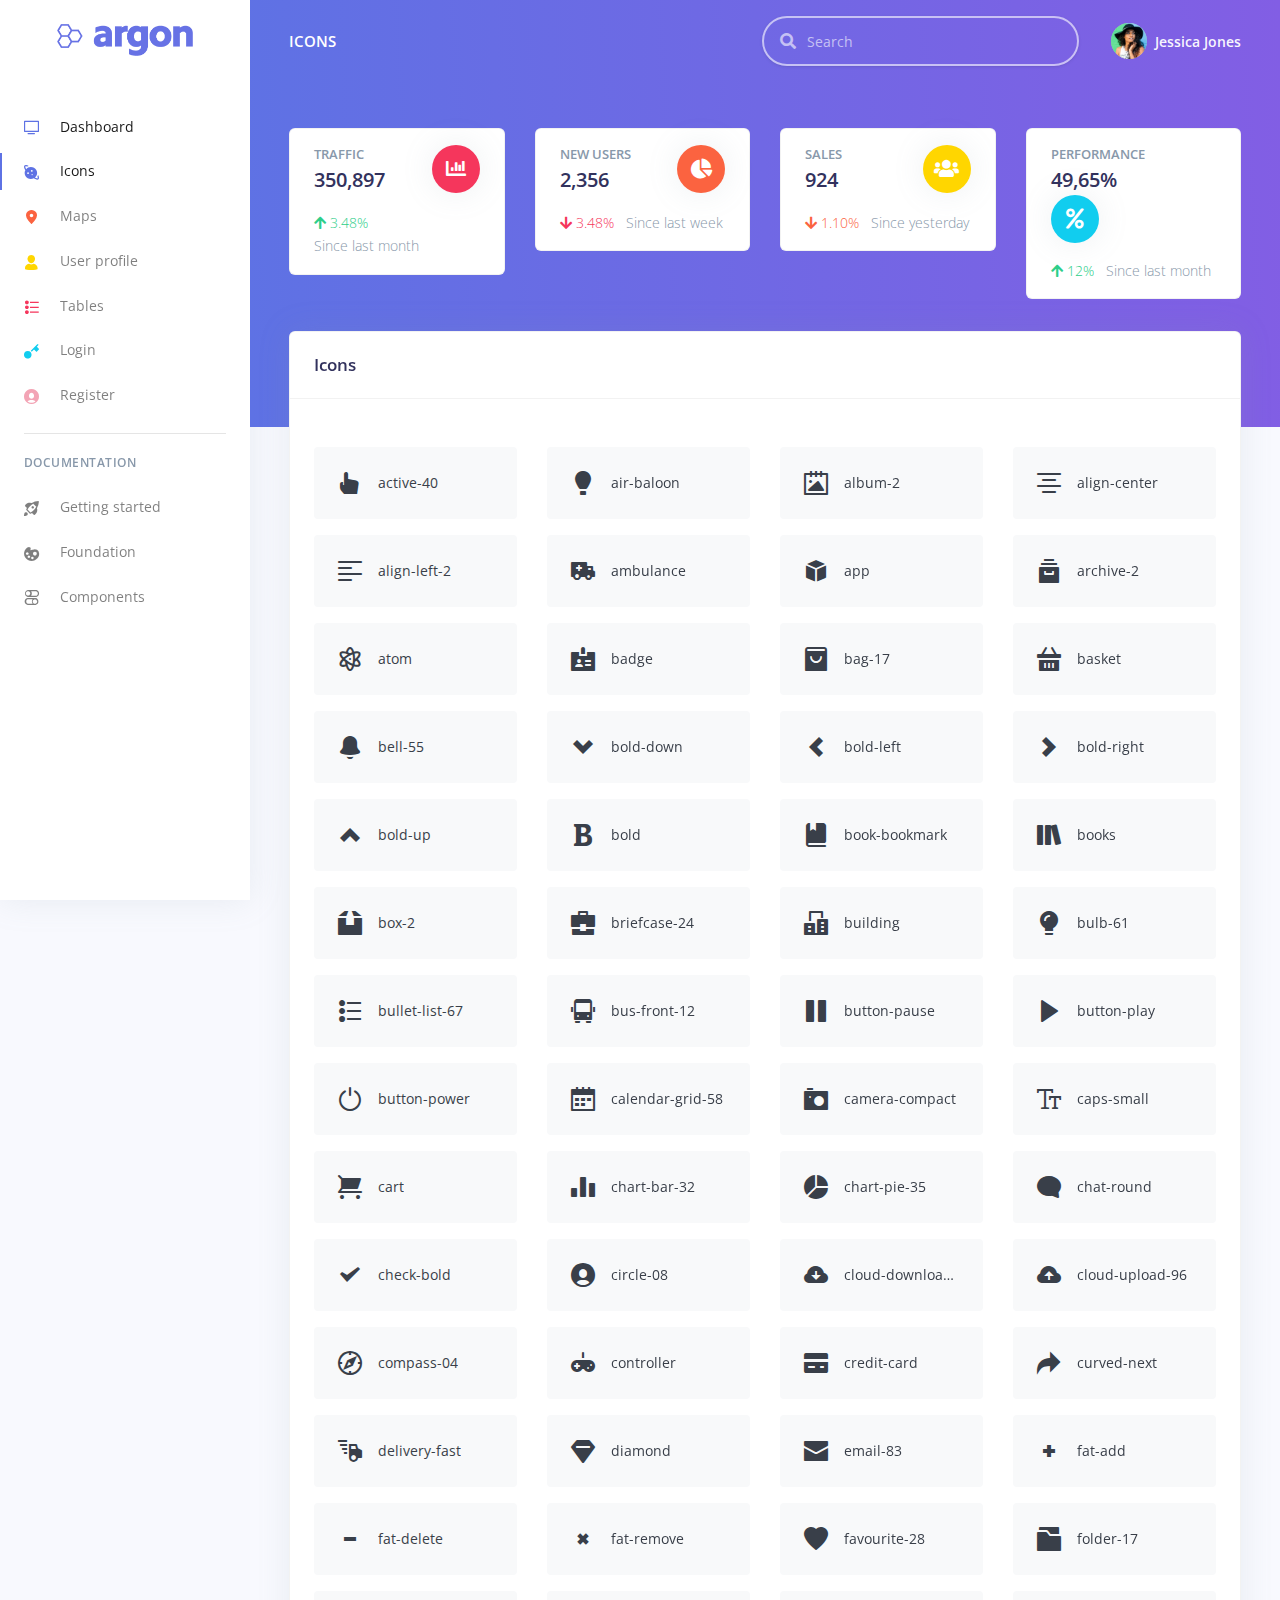
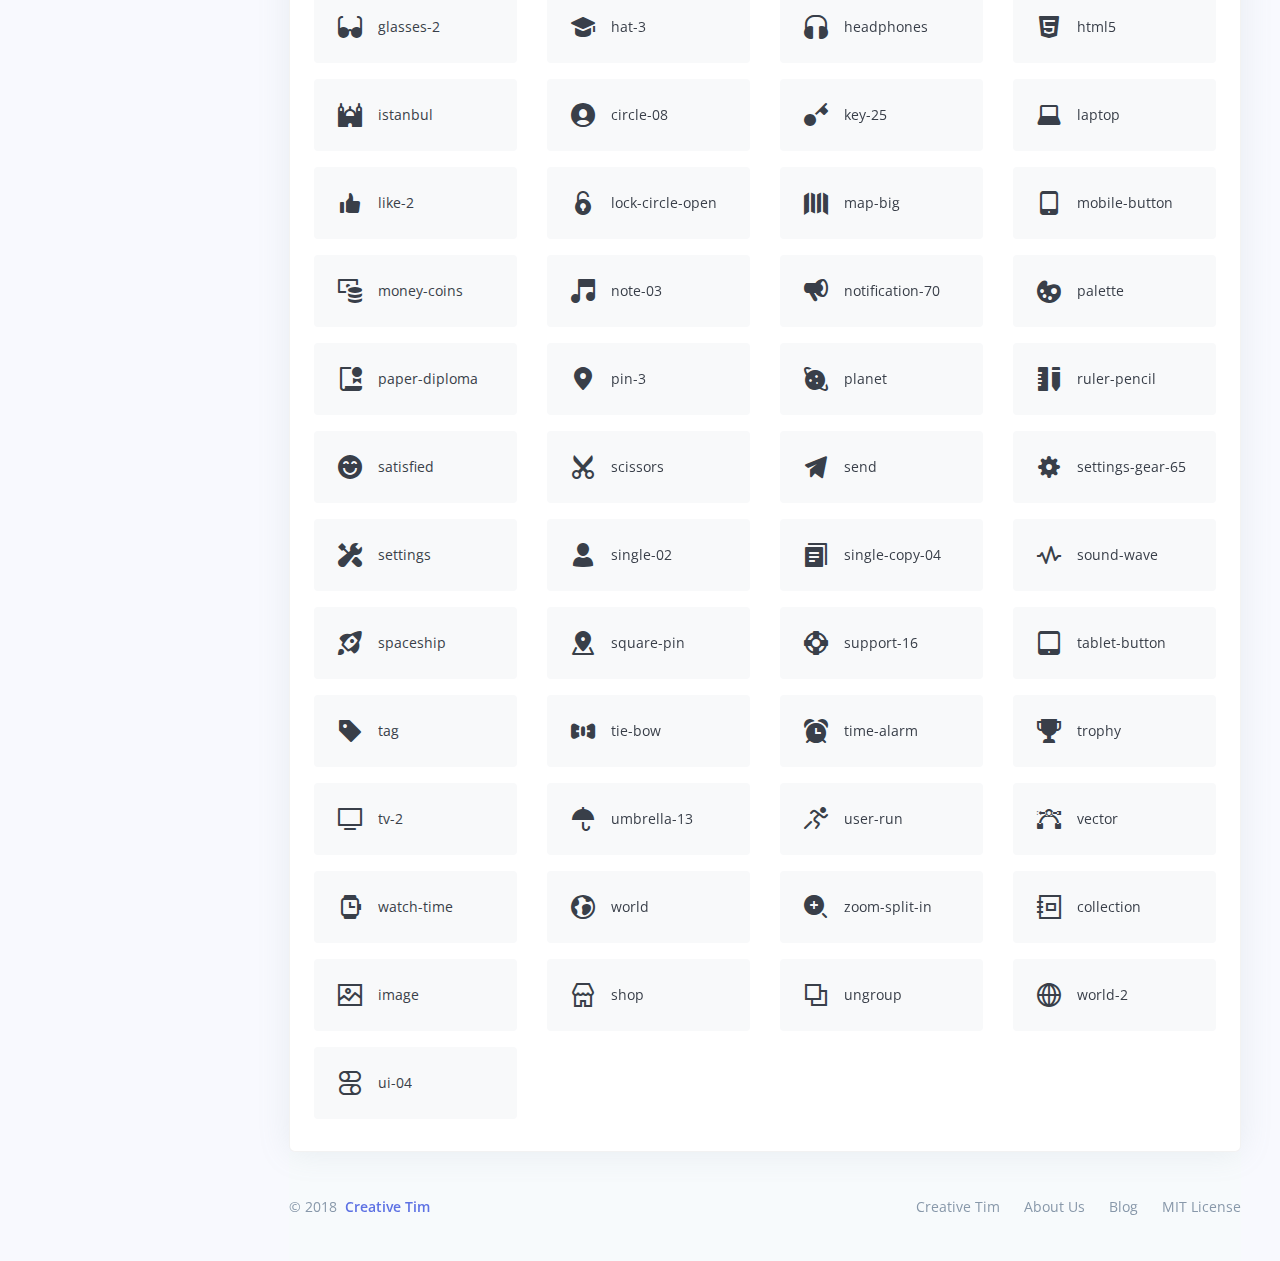
<file: examples/icons.html>
<!--

=========================================================
* Argon Dashboard - v1.1.1
=========================================================

* Product Page: https://www.creative-tim.com/product/argon-dashboard
* Copyright 2019 Creative Tim (https://www.creative-tim.com)
* Licensed under MIT (https://github.com/creativetimofficial/argon-dashboard/blob/master/LICENSE.md)

* Coded by Creative Tim

=========================================================

* The above copyright notice and this permission notice shall be included in all copies or substantial portions of the Software. -->
<!DOCTYPE html>
<html lang="en">

<head>
  <meta charset="utf-8" />
  <meta name="viewport" content="width=device-width, initial-scale=1, shrink-to-fit=no">
  <title>
    Argon Dashboard - Free Dashboard for Bootstrap 4 by Creative Tim
  </title>
  <!-- Favicon -->
  <link href="../assets/img/brand/favicon.png" rel="icon" type="image/png">
  <!-- Fonts -->
  <link href="https://fonts.googleapis.com/css?family=Open+Sans:300,400,600,700" rel="stylesheet">
  <!-- Icons -->
  <link href="../assets/js/plugins/nucleo/css/nucleo.css" rel="stylesheet" />
  <link href="../assets/js/plugins/@fortawesome/fontawesome-free/css/all.min.css" rel="stylesheet" />
  <!-- CSS Files -->
  <link href="../assets/css/argon-dashboard.css?v=1.1.1" rel="stylesheet" />
</head>

<body class="">
  <nav class="navbar navbar-vertical fixed-left navbar-expand-md navbar-light bg-white" id="sidenav-main">
    <div class="container-fluid">
      <!-- Toggler -->
      <button class="navbar-toggler" type="button" data-toggle="collapse" data-target="#sidenav-collapse-main" aria-controls="sidenav-main" aria-expanded="false" aria-label="Toggle navigation">
        <span class="navbar-toggler-icon"></span>
      </button>
      <!-- Brand -->
      <a class="navbar-brand pt-0" href="../index.html">
        <img src="../assets/img/brand/blue.png" class="navbar-brand-img" alt="...">
      </a>
      <!-- User -->
      <ul class="nav align-items-center d-md-none">
        <li class="nav-item dropdown">
          <a class="nav-link nav-link-icon" href="#" role="button" data-toggle="dropdown" aria-haspopup="true" aria-expanded="false">
            <i class="ni ni-bell-55"></i>
          </a>
          <div class="dropdown-menu dropdown-menu-arrow dropdown-menu-right" aria-labelledby="navbar-default_dropdown_1">
            <a class="dropdown-item" href="#">Action</a>
            <a class="dropdown-item" href="#">Another action</a>
            <div class="dropdown-divider"></div>
            <a class="dropdown-item" href="#">Something else here</a>
          </div>
        </li>
        <li class="nav-item dropdown">
          <a class="nav-link" href="#" role="button" data-toggle="dropdown" aria-haspopup="true" aria-expanded="false">
            <div class="media align-items-center">
              <span class="avatar avatar-sm rounded-circle">
                <img alt="Image placeholder" src="../assets/img/theme/team-1-800x800.jpg
">
              </span>
            </div>
          </a>
          <div class="dropdown-menu dropdown-menu-arrow dropdown-menu-right">
            <div class=" dropdown-header noti-title">
              <h6 class="text-overflow m-0">Welcome!</h6>
            </div>
            <a href="./examples/profile.html" class="dropdown-item">
              <i class="ni ni-single-02"></i>
              <span>My profile</span>
            </a>
            <a href="./examples/profile.html" class="dropdown-item">
              <i class="ni ni-settings-gear-65"></i>
              <span>Settings</span>
            </a>
            <a href="./examples/profile.html" class="dropdown-item">
              <i class="ni ni-calendar-grid-58"></i>
              <span>Activity</span>
            </a>
            <a href="./examples/profile.html" class="dropdown-item">
              <i class="ni ni-support-16"></i>
              <span>Support</span>
            </a>
            <div class="dropdown-divider"></div>
            <a href="#!" class="dropdown-item">
              <i class="ni ni-user-run"></i>
              <span>Logout</span>
            </a>
          </div>
        </li>
      </ul>
      <!-- Collapse -->
      <div class="collapse navbar-collapse" id="sidenav-collapse-main">
        <!-- Collapse header -->
        <div class="navbar-collapse-header d-md-none">
          <div class="row">
            <div class="col-6 collapse-brand">
              <a href="../index.html">
                <img src="../assets/img/brand/blue.png">
              </a>
            </div>
            <div class="col-6 collapse-close">
              <button type="button" class="navbar-toggler" data-toggle="collapse" data-target="#sidenav-collapse-main" aria-controls="sidenav-main" aria-expanded="false" aria-label="Toggle sidenav">
                <span></span>
                <span></span>
              </button>
            </div>
          </div>
        </div>
        <!-- Form -->
        <form class="mt-4 mb-3 d-md-none">
          <div class="input-group input-group-rounded input-group-merge">
            <input type="search" class="form-control form-control-rounded form-control-prepended" placeholder="Search" aria-label="Search">
            <div class="input-group-prepend">
              <div class="input-group-text">
                <span class="fa fa-search"></span>
              </div>
            </div>
          </div>
        </form>
        <!-- Navigation -->
        <ul class="navbar-nav">
          <li class="nav-item  active ">
            <a class="nav-link " href="../index.html">
              <i class="ni ni-tv-2 text-primary"></i> Dashboard
            </a>
          </li>
          <li class="nav-item">
            <a class="nav-link  active " href="../examples/icons.html">
              <i class="ni ni-planet text-blue"></i> Icons
            </a>
          </li>
          <li class="nav-item">
            <a class="nav-link " href="../examples/maps.html">
              <i class="ni ni-pin-3 text-orange"></i> Maps
            </a>
          </li>
          <li class="nav-item">
            <a class="nav-link " href="../examples/profile.html">
              <i class="ni ni-single-02 text-yellow"></i> User profile
            </a>
          </li>
          <li class="nav-item">
            <a class="nav-link " href="../examples/tables.html">
              <i class="ni ni-bullet-list-67 text-red"></i> Tables
            </a>
          </li>
          <li class="nav-item">
            <a class="nav-link" href="../examples/login.html">
              <i class="ni ni-key-25 text-info"></i> Login
            </a>
          </li>
          <li class="nav-item">
            <a class="nav-link" href="../examples/register.html">
              <i class="ni ni-circle-08 text-pink"></i> Register
            </a>
          </li>
        </ul>
        <!-- Divider -->
        <hr class="my-3">
        <!-- Heading -->
        <h6 class="navbar-heading text-muted">Documentation</h6>
        <!-- Navigation -->
        <ul class="navbar-nav mb-md-3">
          <li class="nav-item">
            <a class="nav-link" href="https://demos.creative-tim.com/argon-dashboard/docs/getting-started/overview.html">
              <i class="ni ni-spaceship"></i> Getting started
            </a>
          </li>
          <li class="nav-item">
            <a class="nav-link" href="https://demos.creative-tim.com/argon-dashboard/docs/foundation/colors.html">
              <i class="ni ni-palette"></i> Foundation
            </a>
          </li>
          <li class="nav-item">
            <a class="nav-link" href="https://demos.creative-tim.com/argon-dashboard/docs/components/alerts.html">
              <i class="ni ni-ui-04"></i> Components
            </a>
          </li>
        </ul>
      </div>
    </div>
  </nav>
  <div class="main-content">
    <!-- Navbar -->
    <nav class="navbar navbar-top navbar-expand-md navbar-dark" id="navbar-main">
      <div class="container-fluid">
        <!-- Brand -->
        <a class="h4 mb-0 text-white text-uppercase d-none d-lg-inline-block" href="../index.html">Icons</a>
        <!-- Form -->
        <form class="navbar-search navbar-search-dark form-inline mr-3 d-none d-md-flex ml-lg-auto">
          <div class="form-group mb-0">
            <div class="input-group input-group-alternative">
              <div class="input-group-prepend">
                <span class="input-group-text"><i class="fas fa-search"></i></span>
              </div>
              <input class="form-control" placeholder="Search" type="text">
            </div>
          </div>
        </form>
        <!-- User -->
        <ul class="navbar-nav align-items-center d-none d-md-flex">
          <li class="nav-item dropdown">
            <a class="nav-link pr-0" href="#" role="button" data-toggle="dropdown" aria-haspopup="true" aria-expanded="false">
              <div class="media align-items-center">
                <span class="avatar avatar-sm rounded-circle">
                  <img alt="Image placeholder" src="../assets/img/theme/team-4-800x800.jpg">
                </span>
                <div class="media-body ml-2 d-none d-lg-block">
                  <span class="mb-0 text-sm  font-weight-bold">Jessica Jones</span>
                </div>
              </div>
            </a>
            <div class="dropdown-menu dropdown-menu-arrow dropdown-menu-right">
              <div class=" dropdown-header noti-title">
                <h6 class="text-overflow m-0">Welcome!</h6>
              </div>
              <a href="../examples/profile.html" class="dropdown-item">
                <i class="ni ni-single-02"></i>
                <span>My profile</span>
              </a>
              <a href="../examples/profile.html" class="dropdown-item">
                <i class="ni ni-settings-gear-65"></i>
                <span>Settings</span>
              </a>
              <a href="../examples/profile.html" class="dropdown-item">
                <i class="ni ni-calendar-grid-58"></i>
                <span>Activity</span>
              </a>
              <a href="../examples/profile.html" class="dropdown-item">
                <i class="ni ni-support-16"></i>
                <span>Support</span>
              </a>
              <div class="dropdown-divider"></div>
              <a href="#!" class="dropdown-item">
                <i class="ni ni-user-run"></i>
                <span>Logout</span>
              </a>
            </div>
          </li>
        </ul>
      </div>
    </nav>
    <!-- End Navbar -->
    <!-- Header -->
    <div class="header bg-gradient-primary pb-8 pt-5 pt-md-8">
      <div class="container-fluid">
        <div class="header-body">
          <!-- Card stats -->
          <div class="row">
            <div class="col-xl-3 col-lg-6">
              <div class="card card-stats mb-4 mb-xl-0">
                <div class="card-body">
                  <div class="row">
                    <div class="col">
                      <h5 class="card-title text-uppercase text-muted mb-0">Traffic</h5>
                      <span class="h2 font-weight-bold mb-0">350,897</span>
                    </div>
                    <div class="col-auto">
                      <div class="icon icon-shape bg-danger text-white rounded-circle shadow">
                        <i class="fas fa-chart-bar"></i>
                      </div>
                    </div>
                  </div>
                  <p class="mt-3 mb-0 text-muted text-sm">
                    <span class="text-success mr-2"><i class="fa fa-arrow-up"></i> 3.48%</span>
                    <span class="text-nowrap">Since last month</span>
                  </p>
                </div>
              </div>
            </div>
            <div class="col-xl-3 col-lg-6">
              <div class="card card-stats mb-4 mb-xl-0">
                <div class="card-body">
                  <div class="row">
                    <div class="col">
                      <h5 class="card-title text-uppercase text-muted mb-0">New users</h5>
                      <span class="h2 font-weight-bold mb-0">2,356</span>
                    </div>
                    <div class="col-auto">
                      <div class="icon icon-shape bg-warning text-white rounded-circle shadow">
                        <i class="fas fa-chart-pie"></i>
                      </div>
                    </div>
                  </div>
                  <p class="mt-3 mb-0 text-muted text-sm">
                    <span class="text-danger mr-2"><i class="fas fa-arrow-down"></i> 3.48%</span>
                    <span class="text-nowrap">Since last week</span>
                  </p>
                </div>
              </div>
            </div>
            <div class="col-xl-3 col-lg-6">
              <div class="card card-stats mb-4 mb-xl-0">
                <div class="card-body">
                  <div class="row">
                    <div class="col">
                      <h5 class="card-title text-uppercase text-muted mb-0">Sales</h5>
                      <span class="h2 font-weight-bold mb-0">924</span>
                    </div>
                    <div class="col-auto">
                      <div class="icon icon-shape bg-yellow text-white rounded-circle shadow">
                        <i class="fas fa-users"></i>
                      </div>
                    </div>
                  </div>
                  <p class="mt-3 mb-0 text-muted text-sm">
                    <span class="text-warning mr-2"><i class="fas fa-arrow-down"></i> 1.10%</span>
                    <span class="text-nowrap">Since yesterday</span>
                  </p>
                </div>
              </div>
            </div>
            <div class="col-xl-3 col-lg-6">
              <div class="card card-stats mb-4 mb-xl-0">
                <div class="card-body">
                  <div class="row">
                    <div class="col">
                      <h5 class="card-title text-uppercase text-muted mb-0">Performance</h5>
                      <span class="h2 font-weight-bold mb-0">49,65%</span>
                    </div>
                    <div class="col-auto">
                      <div class="icon icon-shape bg-info text-white rounded-circle shadow">
                        <i class="fas fa-percent"></i>
                      </div>
                    </div>
                  </div>
                  <p class="mt-3 mb-0 text-muted text-sm">
                    <span class="text-success mr-2"><i class="fas fa-arrow-up"></i> 12%</span>
                    <span class="text-nowrap">Since last month</span>
                  </p>
                </div>
              </div>
            </div>
          </div>
        </div>
      </div>
    </div>
    <!-- Page content -->
    <div class="container-fluid mt--7">
      <!-- Table -->
      <div class="row">
        <div class="col">
          <div class="card shadow">
            <div class="card-header bg-transparent">
              <h3 class="mb-0">Icons</h3>
            </div>
            <div class="card-body">
              <div class="row icon-examples">
                <div class="col-lg-3 col-md-6">
                  <button type="button" class="btn-icon-clipboard" data-clipboard-text="active-40" title="Copy to clipboard">
                    <div>
                      <i class="ni ni-active-40"></i>
                      <span>active-40</span>
                    </div>
                  </button>
                </div>
                <div class="col-lg-3 col-md-6">
                  <button type="button" class="btn-icon-clipboard" data-clipboard-text="air-baloon" title="Copy to clipboard">
                    <div>
                      <i class="ni ni-air-baloon"></i>
                      <span>air-baloon</span>
                    </div>
                  </button>
                </div>
                <div class="col-lg-3 col-md-6">
                  <button type="button" class="btn-icon-clipboard" data-clipboard-text="album-2" title="Copy to clipboard">
                    <div>
                      <i class="ni ni-album-2"></i>
                      <span>album-2</span>
                    </div>
                  </button>
                </div>
                <div class="col-lg-3 col-md-6">
                  <button type="button" class="btn-icon-clipboard" data-clipboard-text="align-center" title="Copy to clipboard">
                    <div>
                      <i class="ni ni-align-center"></i>
                      <span>align-center</span>
                    </div>
                  </button>
                </div>
                <div class="col-lg-3 col-md-6">
                  <button type="button" class="btn-icon-clipboard" data-clipboard-text="align-left-2" title="Copy to clipboard">
                    <div>
                      <i class="ni ni-align-left-2"></i>
                      <span>align-left-2</span>
                    </div>
                  </button>
                </div>
                <div class="col-lg-3 col-md-6">
                  <button type="button" class="btn-icon-clipboard" data-clipboard-text="ambulance" title="Copy to clipboard">
                    <div>
                      <i class="ni ni-ambulance"></i>
                      <span>ambulance</span>
                    </div>
                  </button>
                </div>
                <div class="col-lg-3 col-md-6">
                  <button type="button" class="btn-icon-clipboard" data-clipboard-text="app" title="Copy to clipboard">
                    <div>
                      <i class="ni ni-app"></i>
                      <span>app</span>
                    </div>
                  </button>
                </div>
                <div class="col-lg-3 col-md-6">
                  <button type="button" class="btn-icon-clipboard" data-clipboard-text="archive-2" title="Copy to clipboard">
                    <div>
                      <i class="ni ni-archive-2"></i>
                      <span>archive-2</span>
                    </div>
                  </button>
                </div>
                <div class="col-lg-3 col-md-6">
                  <button type="button" class="btn-icon-clipboard" data-clipboard-text="atom" title="Copy to clipboard">
                    <div>
                      <i class="ni ni-atom"></i>
                      <span>atom</span>
                    </div>
                  </button>
                </div>
                <div class="col-lg-3 col-md-6">
                  <button type="button" class="btn-icon-clipboard" data-clipboard-text="badge" title="Copy to clipboard">
                    <div>
                      <i class="ni ni-badge"></i>
                      <span>badge</span>
                    </div>
                  </button>
                </div>
                <div class="col-lg-3 col-md-6">
                  <button type="button" class="btn-icon-clipboard" data-clipboard-text="bag-17" title="Copy to clipboard">
                    <div>
                      <i class="ni ni-bag-17"></i>
                      <span>bag-17</span>
                    </div>
                  </button>
                </div>
                <div class="col-lg-3 col-md-6">
                  <button type="button" class="btn-icon-clipboard" data-clipboard-text="basket" title="Copy to clipboard">
                    <div>
                      <i class="ni ni-basket"></i>
                      <span>basket</span>
                    </div>
                  </button>
                </div>
                <div class="col-lg-3 col-md-6">
                  <button type="button" class="btn-icon-clipboard" data-clipboard-text="bell-55" title="Copy to clipboard">
                    <div>
                      <i class="ni ni-bell-55"></i>
                      <span>bell-55</span>
                    </div>
                  </button>
                </div>
                <div class="col-lg-3 col-md-6">
                  <button type="button" class="btn-icon-clipboard" data-clipboard-text="bold-down" title="Copy to clipboard">
                    <div>
                      <i class="ni ni-bold-down"></i>
                      <span>bold-down</span>
                    </div>
                  </button>
                </div>
                <div class="col-lg-3 col-md-6">
                  <button type="button" class="btn-icon-clipboard" data-clipboard-text="bold-left" title="Copy to clipboard">
                    <div>
                      <i class="ni ni-bold-left"></i>
                      <span>bold-left</span>
                    </div>
                  </button>
                </div>
                <div class="col-lg-3 col-md-6">
                  <button type="button" class="btn-icon-clipboard" data-clipboard-text="bold-right" title="Copy to clipboard">
                    <div>
                      <i class="ni ni-bold-right"></i>
                      <span>bold-right</span>
                    </div>
                  </button>
                </div>
                <div class="col-lg-3 col-md-6">
                  <button type="button" class="btn-icon-clipboard" data-clipboard-text="bold-up" title="Copy to clipboard">
                    <div>
                      <i class="ni ni-bold-up"></i>
                      <span>bold-up</span>
                    </div>
                  </button>
                </div>
                <div class="col-lg-3 col-md-6">
                  <button type="button" class="btn-icon-clipboard" data-clipboard-text="bold" title="Copy to clipboard">
                    <div>
                      <i class="ni ni-bold"></i>
                      <span>bold</span>
                    </div>
                  </button>
                </div>
                <div class="col-lg-3 col-md-6">
                  <button type="button" class="btn-icon-clipboard" data-clipboard-text="book-bookmark" title="Copy to clipboard">
                    <div>
                      <i class="ni ni-book-bookmark"></i>
                      <span>book-bookmark</span>
                    </div>
                  </button>
                </div>
                <div class="col-lg-3 col-md-6">
                  <button type="button" class="btn-icon-clipboard" data-clipboard-text="books" title="Copy to clipboard">
                    <div>
                      <i class="ni ni-books"></i>
                      <span>books</span>
                    </div>
                  </button>
                </div>
                <div class="col-lg-3 col-md-6">
                  <button type="button" class="btn-icon-clipboard" data-clipboard-text="box-2" title="Copy to clipboard">
                    <div>
                      <i class="ni ni-box-2"></i>
                      <span>box-2</span>
                    </div>
                  </button>
                </div>
                <div class="col-lg-3 col-md-6">
                  <button type="button" class="btn-icon-clipboard" data-clipboard-text="briefcase-24" title="Copy to clipboard">
                    <div>
                      <i class="ni ni-briefcase-24"></i>
                      <span>briefcase-24</span>
                    </div>
                  </button>
                </div>
                <div class="col-lg-3 col-md-6">
                  <button type="button" class="btn-icon-clipboard" data-clipboard-text="building" title="Copy to clipboard">
                    <div>
                      <i class="ni ni-building"></i>
                      <span>building</span>
                    </div>
                  </button>
                </div>
                <div class="col-lg-3 col-md-6">
                  <button type="button" class="btn-icon-clipboard" data-clipboard-text="bulb-61" title="Copy to clipboard">
                    <div>
                      <i class="ni ni-bulb-61"></i>
                      <span>bulb-61</span>
                    </div>
                  </button>
                </div>
                <div class="col-lg-3 col-md-6">
                  <button type="button" class="btn-icon-clipboard" data-clipboard-text="bullet-list-67" title="Copy to clipboard">
                    <div>
                      <i class="ni ni-bullet-list-67"></i>
                      <span>bullet-list-67</span>
                    </div>
                  </button>
                </div>
                <div class="col-lg-3 col-md-6">
                  <button type="button" class="btn-icon-clipboard" data-clipboard-text="bus-front-12" title="Copy to clipboard">
                    <div>
                      <i class="ni ni-bus-front-12"></i>
                      <span>bus-front-12</span>
                    </div>
                  </button>
                </div>
                <div class="col-lg-3 col-md-6">
                  <button type="button" class="btn-icon-clipboard" data-clipboard-text="button-pause" title="Copy to clipboard">
                    <div>
                      <i class="ni ni-button-pause"></i>
                      <span>button-pause</span>
                    </div>
                  </button>
                </div>
                <div class="col-lg-3 col-md-6">
                  <button type="button" class="btn-icon-clipboard" data-clipboard-text="button-play" title="Copy to clipboard">
                    <div>
                      <i class="ni ni-button-play"></i>
                      <span>button-play</span>
                    </div>
                  </button>
                </div>
                <div class="col-lg-3 col-md-6">
                  <button type="button" class="btn-icon-clipboard" data-clipboard-text="button-power" title="Copy to clipboard">
                    <div>
                      <i class="ni ni-button-power"></i>
                      <span>button-power</span>
                    </div>
                  </button>
                </div>
                <div class="col-lg-3 col-md-6">
                  <button type="button" class="btn-icon-clipboard" data-clipboard-text="calendar-grid-58" title="Copy to clipboard">
                    <div>
                      <i class="ni ni-calendar-grid-58"></i>
                      <span>calendar-grid-58</span>
                    </div>
                  </button>
                </div>
                <div class="col-lg-3 col-md-6">
                  <button type="button" class="btn-icon-clipboard" data-clipboard-text="camera-compact" title="Copy to clipboard">
                    <div>
                      <i class="ni ni-camera-compact"></i>
                      <span>camera-compact</span>
                    </div>
                  </button>
                </div>
                <div class="col-lg-3 col-md-6">
                  <button type="button" class="btn-icon-clipboard" data-clipboard-text="caps-small" title="Copy to clipboard">
                    <div>
                      <i class="ni ni-caps-small"></i>
                      <span>caps-small</span>
                    </div>
                  </button>
                </div>
                <div class="col-lg-3 col-md-6">
                  <button type="button" class="btn-icon-clipboard" data-clipboard-text="cart" title="Copy to clipboard">
                    <div>
                      <i class="ni ni-cart"></i>
                      <span>cart</span>
                    </div>
                  </button>
                </div>
                <div class="col-lg-3 col-md-6">
                  <button type="button" class="btn-icon-clipboard" data-clipboard-text="chart-bar-32" title="Copy to clipboard">
                    <div>
                      <i class="ni ni-chart-bar-32"></i>
                      <span>chart-bar-32</span>
                    </div>
                  </button>
                </div>
                <div class="col-lg-3 col-md-6">
                  <button type="button" class="btn-icon-clipboard" data-clipboard-text="chart-pie-35" title="Copy to clipboard">
                    <div>
                      <i class="ni ni-chart-pie-35"></i>
                      <span>chart-pie-35</span>
                    </div>
                  </button>
                </div>
                <div class="col-lg-3 col-md-6">
                  <button type="button" class="btn-icon-clipboard" data-clipboard-text="chat-round" title="Copy to clipboard">
                    <div>
                      <i class="ni ni-chat-round"></i>
                      <span>chat-round</span>
                    </div>
                  </button>
                </div>
                <div class="col-lg-3 col-md-6">
                  <button type="button" class="btn-icon-clipboard" data-clipboard-text="check-bold" title="Copy to clipboard">
                    <div>
                      <i class="ni ni-check-bold"></i>
                      <span>check-bold</span>
                    </div>
                  </button>
                </div>
                <div class="col-lg-3 col-md-6">
                  <button type="button" class="btn-icon-clipboard" data-clipboard-text="circle-08" title="Copy to clipboard">
                    <div>
                      <i class="ni ni-circle-08"></i>
                      <span>circle-08</span>
                    </div>
                  </button>
                </div>
                <div class="col-lg-3 col-md-6">
                  <button type="button" class="btn-icon-clipboard" data-clipboard-text="cloud-download-95" title="Copy to clipboard">
                    <div>
                      <i class="ni ni-cloud-download-95"></i>
                      <span>cloud-download-95</span>
                    </div>
                  </button>
                </div>
                <div class="col-lg-3 col-md-6">
                  <button type="button" class="btn-icon-clipboard" data-clipboard-text="cloud-upload-96" title="Copy to clipboard">
                    <div>
                      <i class="ni ni-cloud-upload-96"></i>
                      <span>cloud-upload-96</span>
                    </div>
                  </button>
                </div>
                <div class="col-lg-3 col-md-6">
                  <button type="button" class="btn-icon-clipboard" data-clipboard-text="compass-04" title="Copy to clipboard">
                    <div>
                      <i class="ni ni-compass-04"></i>
                      <span>compass-04</span>
                    </div>
                  </button>
                </div>
                <div class="col-lg-3 col-md-6">
                  <button type="button" class="btn-icon-clipboard" data-clipboard-text="controller" title="Copy to clipboard">
                    <div>
                      <i class="ni ni-controller"></i>
                      <span>controller</span>
                    </div>
                  </button>
                </div>
                <div class="col-lg-3 col-md-6">
                  <button type="button" class="btn-icon-clipboard" data-clipboard-text="credit-card" title="Copy to clipboard">
                    <div>
                      <i class="ni ni-credit-card"></i>
                      <span>credit-card</span>
                    </div>
                  </button>
                </div>
                <div class="col-lg-3 col-md-6">
                  <button type="button" class="btn-icon-clipboard" data-clipboard-text="curved-next" title="Copy to clipboard">
                    <div>
                      <i class="ni ni-curved-next"></i>
                      <span>curved-next</span>
                    </div>
                  </button>
                </div>
                <div class="col-lg-3 col-md-6">
                  <button type="button" class="btn-icon-clipboard" data-clipboard-text="delivery-fast" title="Copy to clipboard">
                    <div>
                      <i class="ni ni-delivery-fast"></i>
                      <span>delivery-fast</span>
                    </div>
                  </button>
                </div>
                <div class="col-lg-3 col-md-6">
                  <button type="button" class="btn-icon-clipboard" data-clipboard-text="diamond" title="Copy to clipboard">
                    <div>
                      <i class="ni ni-diamond"></i>
                      <span>diamond</span>
                    </div>
                  </button>
                </div>
                <div class="col-lg-3 col-md-6">
                  <button type="button" class="btn-icon-clipboard" data-clipboard-text="email-83" title="Copy to clipboard">
                    <div>
                      <i class="ni ni-email-83"></i>
                      <span>email-83</span>
                    </div>
                  </button>
                </div>
                <div class="col-lg-3 col-md-6">
                  <button type="button" class="btn-icon-clipboard" data-clipboard-text="fat-add" title="Copy to clipboard">
                    <div>
                      <i class="ni ni-fat-add"></i>
                      <span>fat-add</span>
                    </div>
                  </button>
                </div>
                <div class="col-lg-3 col-md-6">
                  <button type="button" class="btn-icon-clipboard" data-clipboard-text="fat-delete" title="Copy to clipboard">
                    <div>
                      <i class="ni ni-fat-delete"></i>
                      <span>fat-delete</span>
                    </div>
                  </button>
                </div>
                <div class="col-lg-3 col-md-6">
                  <button type="button" class="btn-icon-clipboard" data-clipboard-text="fat-remove" title="Copy to clipboard">
                    <div>
                      <i class="ni ni-fat-remove"></i>
                      <span>fat-remove</span>
                    </div>
                  </button>
                </div>
                <div class="col-lg-3 col-md-6">
                  <button type="button" class="btn-icon-clipboard" data-clipboard-text="favourite-28" title="Copy to clipboard">
                    <div>
                      <i class="ni ni-favourite-28"></i>
                      <span>favourite-28</span>
                    </div>
                  </button>
                </div>
                <div class="col-lg-3 col-md-6">
                  <button type="button" class="btn-icon-clipboard" data-clipboard-text="folder-17" title="Copy to clipboard">
                    <div>
                      <i class="ni ni-folder-17"></i>
                      <span>folder-17</span>
                    </div>
                  </button>
                </div>
                <div class="col-lg-3 col-md-6">
                  <button type="button" class="btn-icon-clipboard" data-clipboard-text="glasses-2" title="Copy to clipboard">
                    <div>
                      <i class="ni ni-glasses-2"></i>
                      <span>glasses-2</span>
                    </div>
                  </button>
                </div>
                <div class="col-lg-3 col-md-6">
                  <button type="button" class="btn-icon-clipboard" data-clipboard-text="hat-3" title="Copy to clipboard">
                    <div>
                      <i class="ni ni-hat-3"></i>
                      <span>hat-3</span>
                    </div>
                  </button>
                </div>
                <div class="col-lg-3 col-md-6">
                  <button type="button" class="btn-icon-clipboard" data-clipboard-text="headphones" title="Copy to clipboard">
                    <div>
                      <i class="ni ni-headphones"></i>
                      <span>headphones</span>
                    </div>
                  </button>
                </div>
                <div class="col-lg-3 col-md-6">
                  <button type="button" class="btn-icon-clipboard" data-clipboard-text="html5" title="Copy to clipboard">
                    <div>
                      <i class="ni ni-html5"></i>
                      <span>html5</span>
                    </div>
                  </button>
                </div>
                <div class="col-lg-3 col-md-6">
                  <button type="button" class="btn-icon-clipboard" data-clipboard-text="istanbul" title="Copy to clipboard">
                    <div>
                      <i class="ni ni-istanbul"></i>
                      <span>istanbul</span>
                    </div>
                  </button>
                </div>
                <div class="col-lg-3 col-md-6">
                  <button type="button" class="btn-icon-clipboard" data-clipboard-text="circle-08" title="Copy to clipboard">
                    <div>
                      <i class="ni ni-circle-08"></i>
                      <span>circle-08</span>
                    </div>
                  </button>
                </div>
                <div class="col-lg-3 col-md-6">
                  <button type="button" class="btn-icon-clipboard" data-clipboard-text="key-25" title="Copy to clipboard">
                    <div>
                      <i class="ni ni-key-25"></i>
                      <span>key-25</span>
                    </div>
                  </button>
                </div>
                <div class="col-lg-3 col-md-6">
                  <button type="button" class="btn-icon-clipboard" data-clipboard-text="laptop" title="Copy to clipboard">
                    <div>
                      <i class="ni ni-laptop"></i>
                      <span>laptop</span>
                    </div>
                  </button>
                </div>
                <div class="col-lg-3 col-md-6">
                  <button type="button" class="btn-icon-clipboard" data-clipboard-text="like-2" title="Copy to clipboard">
                    <div>
                      <i class="ni ni-like-2"></i>
                      <span>like-2</span>
                    </div>
                  </button>
                </div>
                <div class="col-lg-3 col-md-6">
                  <button type="button" class="btn-icon-clipboard" data-clipboard-text="lock-circle-open" title="Copy to clipboard">
                    <div>
                      <i class="ni ni-lock-circle-open"></i>
                      <span>lock-circle-open</span>
                    </div>
                  </button>
                </div>
                <div class="col-lg-3 col-md-6">
                  <button type="button" class="btn-icon-clipboard" data-clipboard-text="map-big" title="Copy to clipboard">
                    <div>
                      <i class="ni ni-map-big"></i>
                      <span>map-big</span>
                    </div>
                  </button>
                </div>
                <div class="col-lg-3 col-md-6">
                  <button type="button" class="btn-icon-clipboard" data-clipboard-text="mobile-button" title="Copy to clipboard">
                    <div>
                      <i class="ni ni-mobile-button"></i>
                      <span>mobile-button</span>
                    </div>
                  </button>
                </div>
                <div class="col-lg-3 col-md-6">
                  <button type="button" class="btn-icon-clipboard" data-clipboard-text="money-coins" title="Copy to clipboard">
                    <div>
                      <i class="ni ni-money-coins"></i>
                      <span>money-coins</span>
                    </div>
                  </button>
                </div>
                <div class="col-lg-3 col-md-6">
                  <button type="button" class="btn-icon-clipboard" data-clipboard-text="note-03" title="Copy to clipboard">
                    <div>
                      <i class="ni ni-note-03"></i>
                      <span>note-03</span>
                    </div>
                  </button>
                </div>
                <div class="col-lg-3 col-md-6">
                  <button type="button" class="btn-icon-clipboard" data-clipboard-text="notification-70" title="Copy to clipboard">
                    <div>
                      <i class="ni ni-notification-70"></i>
                      <span>notification-70</span>
                    </div>
                  </button>
                </div>
                <div class="col-lg-3 col-md-6">
                  <button type="button" class="btn-icon-clipboard" data-clipboard-text="palette" title="Copy to clipboard">
                    <div>
                      <i class="ni ni-palette"></i>
                      <span>palette</span>
                    </div>
                  </button>
                </div>
                <div class="col-lg-3 col-md-6">
                  <button type="button" class="btn-icon-clipboard" data-clipboard-text="paper-diploma" title="Copy to clipboard">
                    <div>
                      <i class="ni ni-paper-diploma"></i>
                      <span>paper-diploma</span>
                    </div>
                  </button>
                </div>
                <div class="col-lg-3 col-md-6">
                  <button type="button" class="btn-icon-clipboard" data-clipboard-text="pin-3" title="Copy to clipboard">
                    <div>
                      <i class="ni ni-pin-3"></i>
                      <span>pin-3</span>
                    </div>
                  </button>
                </div>
                <div class="col-lg-3 col-md-6">
                  <button type="button" class="btn-icon-clipboard" data-clipboard-text="planet" title="Copy to clipboard">
                    <div>
                      <i class="ni ni-planet"></i>
                      <span>planet</span>
                    </div>
                  </button>
                </div>
                <div class="col-lg-3 col-md-6">
                  <button type="button" class="btn-icon-clipboard" data-clipboard-text="ruler-pencil" title="Copy to clipboard">
                    <div>
                      <i class="ni ni-ruler-pencil"></i>
                      <span>ruler-pencil</span>
                    </div>
                  </button>
                </div>
                <div class="col-lg-3 col-md-6">
                  <button type="button" class="btn-icon-clipboard" data-clipboard-text="satisfied" title="Copy to clipboard">
                    <div>
                      <i class="ni ni-satisfied"></i>
                      <span>satisfied</span>
                    </div>
                  </button>
                </div>
                <div class="col-lg-3 col-md-6">
                  <button type="button" class="btn-icon-clipboard" data-clipboard-text="scissors" title="Copy to clipboard">
                    <div>
                      <i class="ni ni-scissors"></i>
                      <span>scissors</span>
                    </div>
                  </button>
                </div>
                <div class="col-lg-3 col-md-6">
                  <button type="button" class="btn-icon-clipboard" data-clipboard-text="send" title="Copy to clipboard">
                    <div>
                      <i class="ni ni-send"></i>
                      <span>send</span>
                    </div>
                  </button>
                </div>
                <div class="col-lg-3 col-md-6">
                  <button type="button" class="btn-icon-clipboard" data-clipboard-text="settings-gear-65" title="Copy to clipboard">
                    <div>
                      <i class="ni ni-settings-gear-65"></i>
                      <span>settings-gear-65</span>
                    </div>
                  </button>
                </div>
                <div class="col-lg-3 col-md-6">
                  <button type="button" class="btn-icon-clipboard" data-clipboard-text="settings" title="Copy to clipboard">
                    <div>
                      <i class="ni ni-settings"></i>
                      <span>settings</span>
                    </div>
                  </button>
                </div>
                <div class="col-lg-3 col-md-6">
                  <button type="button" class="btn-icon-clipboard" data-clipboard-text="single-02" title="Copy to clipboard">
                    <div>
                      <i class="ni ni-single-02"></i>
                      <span>single-02</span>
                    </div>
                  </button>
                </div>
                <div class="col-lg-3 col-md-6">
                  <button type="button" class="btn-icon-clipboard" data-clipboard-text="single-copy-04" title="Copy to clipboard">
                    <div>
                      <i class="ni ni-single-copy-04"></i>
                      <span>single-copy-04</span>
                    </div>
                  </button>
                </div>
                <div class="col-lg-3 col-md-6">
                  <button type="button" class="btn-icon-clipboard" data-clipboard-text="sound-wave" title="Copy to clipboard">
                    <div>
                      <i class="ni ni-sound-wave"></i>
                      <span>sound-wave</span>
                    </div>
                  </button>
                </div>
                <div class="col-lg-3 col-md-6">
                  <button type="button" class="btn-icon-clipboard" data-clipboard-text="spaceship" title="Copy to clipboard">
                    <div>
                      <i class="ni ni-spaceship"></i>
                      <span>spaceship</span>
                    </div>
                  </button>
                </div>
                <div class="col-lg-3 col-md-6">
                  <button type="button" class="btn-icon-clipboard" data-clipboard-text="square-pin" title="Copy to clipboard">
                    <div>
                      <i class="ni ni-square-pin"></i>
                      <span>square-pin</span>
                    </div>
                  </button>
                </div>
                <div class="col-lg-3 col-md-6">
                  <button type="button" class="btn-icon-clipboard" data-clipboard-text="support-16" title="Copy to clipboard">
                    <div>
                      <i class="ni ni-support-16"></i>
                      <span>support-16</span>
                    </div>
                  </button>
                </div>
                <div class="col-lg-3 col-md-6">
                  <button type="button" class="btn-icon-clipboard" data-clipboard-text="tablet-button" title="Copy to clipboard">
                    <div>
                      <i class="ni ni-tablet-button"></i>
                      <span>tablet-button</span>
                    </div>
                  </button>
                </div>
                <div class="col-lg-3 col-md-6">
                  <button type="button" class="btn-icon-clipboard" data-clipboard-text="tag" title="Copy to clipboard">
                    <div>
                      <i class="ni ni-tag"></i>
                      <span>tag</span>
                    </div>
                  </button>
                </div>
                <div class="col-lg-3 col-md-6">
                  <button type="button" class="btn-icon-clipboard" data-clipboard-text="tie-bow" title="Copy to clipboard">
                    <div>
                      <i class="ni ni-tie-bow"></i>
                      <span>tie-bow</span>
                    </div>
                  </button>
                </div>
                <div class="col-lg-3 col-md-6">
                  <button type="button" class="btn-icon-clipboard" data-clipboard-text="time-alarm" title="Copy to clipboard">
                    <div>
                      <i class="ni ni-time-alarm"></i>
                      <span>time-alarm</span>
                    </div>
                  </button>
                </div>
                <div class="col-lg-3 col-md-6">
                  <button type="button" class="btn-icon-clipboard" data-clipboard-text="trophy" title="Copy to clipboard">
                    <div>
                      <i class="ni ni-trophy"></i>
                      <span>trophy</span>
                    </div>
                  </button>
                </div>
                <div class="col-lg-3 col-md-6">
                  <button type="button" class="btn-icon-clipboard" data-clipboard-text="tv-2" title="Copy to clipboard">
                    <div>
                      <i class="ni ni-tv-2"></i>
                      <span>tv-2</span>
                    </div>
                  </button>
                </div>
                <div class="col-lg-3 col-md-6">
                  <button type="button" class="btn-icon-clipboard" data-clipboard-text="umbrella-13" title="Copy to clipboard">
                    <div>
                      <i class="ni ni-umbrella-13"></i>
                      <span>umbrella-13</span>
                    </div>
                  </button>
                </div>
                <div class="col-lg-3 col-md-6">
                  <button type="button" class="btn-icon-clipboard" data-clipboard-text="user-run" title="Copy to clipboard">
                    <div>
                      <i class="ni ni-user-run"></i>
                      <span>user-run</span>
                    </div>
                  </button>
                </div>
                <div class="col-lg-3 col-md-6">
                  <button type="button" class="btn-icon-clipboard" data-clipboard-text="vector" title="Copy to clipboard">
                    <div>
                      <i class="ni ni-vector"></i>
                      <span>vector</span>
                    </div>
                  </button>
                </div>
                <div class="col-lg-3 col-md-6">
                  <button type="button" class="btn-icon-clipboard" data-clipboard-text="watch-time" title="Copy to clipboard">
                    <div>
                      <i class="ni ni-watch-time"></i>
                      <span>watch-time</span>
                    </div>
                  </button>
                </div>
                <div class="col-lg-3 col-md-6">
                  <button type="button" class="btn-icon-clipboard" data-clipboard-text="world" title="Copy to clipboard">
                    <div>
                      <i class="ni ni-world"></i>
                      <span>world</span>
                    </div>
                  </button>
                </div>
                <div class="col-lg-3 col-md-6">
                  <button type="button" class="btn-icon-clipboard" data-clipboard-text="zoom-split-in" title="Copy to clipboard">
                    <div>
                      <i class="ni ni-zoom-split-in"></i>
                      <span>zoom-split-in</span>
                    </div>
                  </button>
                </div>
                <div class="col-lg-3 col-md-6">
                  <button type="button" class="btn-icon-clipboard" data-clipboard-text="collection" title="Copy to clipboard">
                    <div>
                      <i class="ni ni-collection"></i>
                      <span>collection</span>
                    </div>
                  </button>
                </div>
                <div class="col-lg-3 col-md-6">
                  <button type="button" class="btn-icon-clipboard" data-clipboard-text="image" title="Copy to clipboard">
                    <div>
                      <i class="ni ni-image"></i>
                      <span>image</span>
                    </div>
                  </button>
                </div>
                <div class="col-lg-3 col-md-6">
                  <button type="button" class="btn-icon-clipboard" data-clipboard-text="shop" title="Copy to clipboard">
                    <div>
                      <i class="ni ni-shop"></i>
                      <span>shop</span>
                    </div>
                  </button>
                </div>
                <div class="col-lg-3 col-md-6">
                  <button type="button" class="btn-icon-clipboard" data-clipboard-text="ungroup" title="Copy to clipboard">
                    <div>
                      <i class="ni ni-ungroup"></i>
                      <span>ungroup</span>
                    </div>
                  </button>
                </div>
                <div class="col-lg-3 col-md-6">
                  <button type="button" class="btn-icon-clipboard" data-clipboard-text="world-2" title="Copy to clipboard">
                    <div>
                      <i class="ni ni-world-2"></i>
                      <span>world-2</span>
                    </div>
                  </button>
                </div>
                <div class="col-lg-3 col-md-6">
                  <button type="button" class="btn-icon-clipboard" data-clipboard-text="ui-04" title="Copy to clipboard">
                    <div>
                      <i class="ni ni-ui-04"></i>
                      <span>ui-04</span>
                    </div>
                  </button>
                </div>
              </div>
            </div>
          </div>
        </div>
      </div>
      <!-- Footer -->
      <!-- Footer -->
      <footer class="footer">
        <div class="row align-items-center justify-content-xl-between">
          <div class="col-xl-6">
            <div class="copyright text-center text-xl-left text-muted">
              &copy; 2018 <a href="https://www.creative-tim.com" class="font-weight-bold ml-1" target="_blank">Creative Tim</a>
            </div>
          </div>
          <div class="col-xl-6">
            <ul class="nav nav-footer justify-content-center justify-content-xl-end">
              <li class="nav-item">
                <a href="https://www.creative-tim.com" class="nav-link" target="_blank">Creative Tim</a>
              </li>
              <li class="nav-item">
                <a href="https://www.creative-tim.com/presentation" class="nav-link" target="_blank">About Us</a>
              </li>
              <li class="nav-item">
                <a href="http://blog.creative-tim.com" class="nav-link" target="_blank">Blog</a>
              </li>
              <li class="nav-item">
                <a href="https://github.com/creativetimofficial/argon-dashboard/blob/master/LICENSE.md" class="nav-link" target="_blank">MIT License</a>
              </li>
            </ul>
          </div>
        </div>
      </footer>
    </div>
  </div>
  <!--   Core   -->
  <script src="../assets/js/plugins/jquery/dist/jquery.min.js"></script>
  <script src="../assets/js/plugins/bootstrap/dist/js/bootstrap.bundle.min.js"></script>
  <!--   Optional JS   -->
  <script src="../assets/js/plugins/clipboard/dist/clipboard.min.js"></script>
  <!--   Argon JS   -->
  <script src="../assets/js/argon-dashboard.min.js?v=1.1.1"></script>
  <script src="https://cdn.trackjs.com/agent/v3/latest/t.js"></script>
  <script>
    window.TrackJS &&
      TrackJS.install({
        token: "ee6fab19c5a04ac1a32a645abde4613a",
        application: "argon-dashboard-free"
      });
  </script>
</body>

</html>
</file>
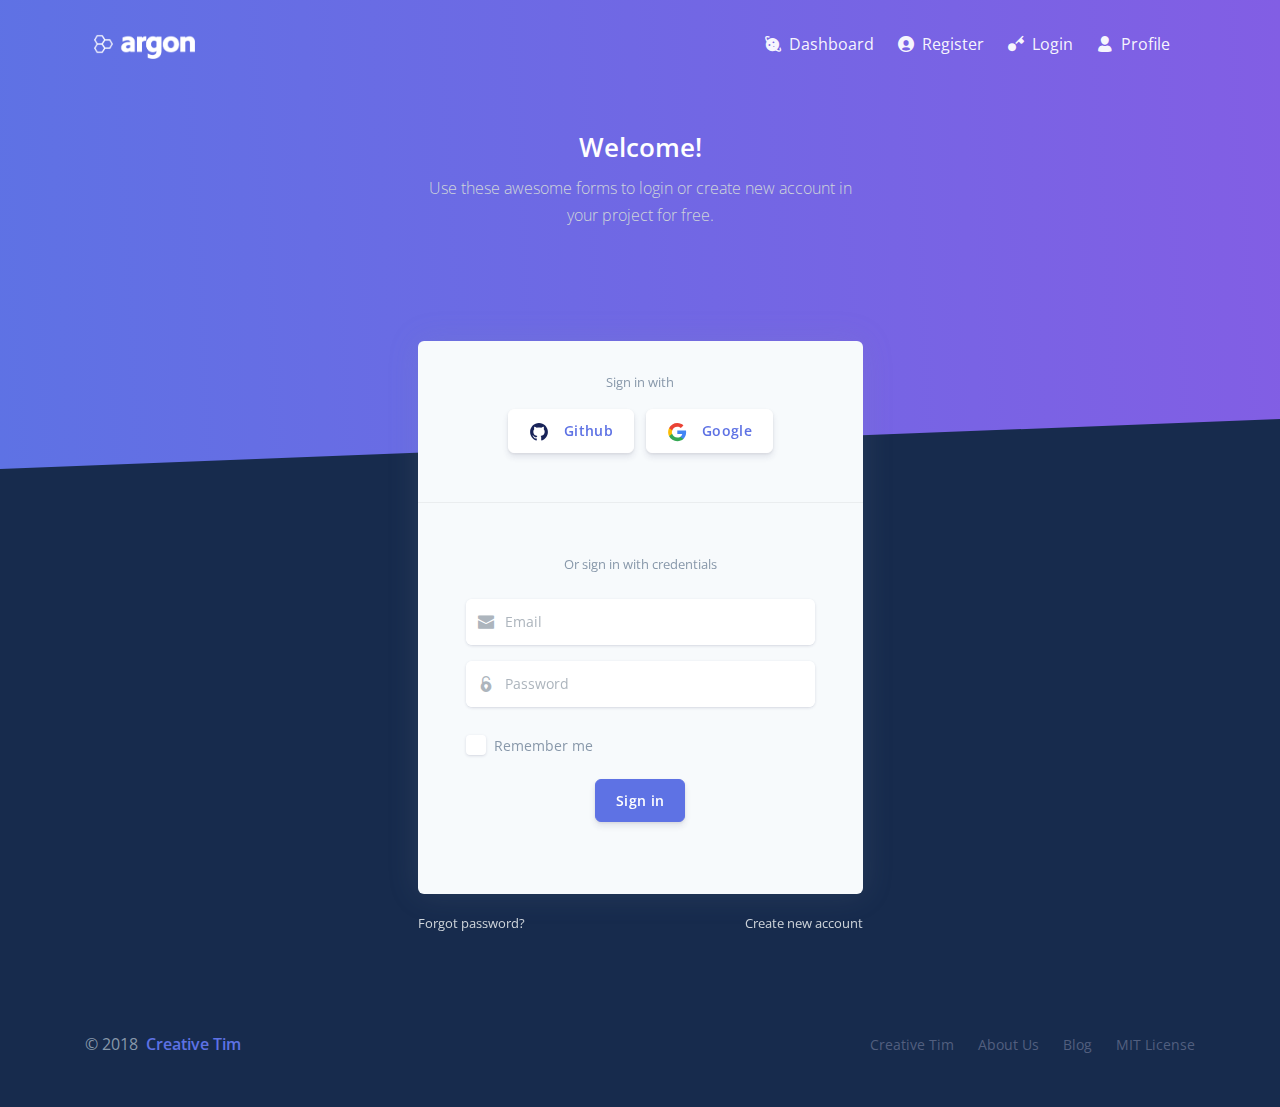
<file: examples/login.html>
<!--

=========================================================
* Argon Dashboard - v1.1.1
=========================================================

* Product Page: https://www.creative-tim.com/product/argon-dashboard
* Copyright 2019 Creative Tim (https://www.creative-tim.com)
* Licensed under MIT (https://github.com/creativetimofficial/argon-dashboard/blob/master/LICENSE.md)

* Coded by Creative Tim

=========================================================

* The above copyright notice and this permission notice shall be included in all copies or substantial portions of the Software. -->
<!DOCTYPE html>
<html lang="en">

<head>
  <meta charset="utf-8" />
  <meta name="viewport" content="width=device-width, initial-scale=1, shrink-to-fit=no">
  <title>
    Argon Dashboard - Free Dashboard for Bootstrap 4 by Creative Tim
  </title>
  <!-- Favicon -->
  <link href="../assets/img/brand/favicon.png" rel="icon" type="image/png">
  <!-- Fonts -->
  <link href="https://fonts.googleapis.com/css?family=Open+Sans:300,400,600,700" rel="stylesheet">
  <!-- Icons -->
  <link href="../assets/js/plugins/nucleo/css/nucleo.css" rel="stylesheet" />
  <link href="../assets/js/plugins/@fortawesome/fontawesome-free/css/all.min.css" rel="stylesheet" />
  <!-- CSS Files -->
  <link href="../assets/css/argon-dashboard.css?v=1.1.1" rel="stylesheet" />
</head>

<body class="bg-default">
  <div class="main-content">
    <!-- Navbar -->
    <nav class="navbar navbar-top navbar-horizontal navbar-expand-md navbar-dark">
      <div class="container px-4">
        <a class="navbar-brand" href="../index.html">
          <img src="../assets/img/brand/white.png" />
        </a>
        <button class="navbar-toggler" type="button" data-toggle="collapse" data-target="#navbar-collapse-main"
          aria-controls="navbarSupportedContent" aria-expanded="false" aria-label="Toggle navigation">
          <span class="navbar-toggler-icon"></span>
        </button>
        <div class="collapse navbar-collapse" id="navbar-collapse-main">
          <!-- Collapse header -->
          <div class="navbar-collapse-header d-md-none">
            <div class="row">
              <div class="col-6 collapse-brand">
                <a href="../index.html">
                  <img src="../assets/img/brand/blue.png">
                </a>
              </div>
              <div class="col-6 collapse-close">
                <button type="button" class="navbar-toggler" data-toggle="collapse" data-target="#navbar-collapse-main"
                  aria-controls="sidenav-main" aria-expanded="false" aria-label="Toggle sidenav">
                  <span></span>
                  <span></span>
                </button>
              </div>
            </div>
          </div>
          <!-- Navbar items -->
          <ul class="navbar-nav ml-auto">
            <li class="nav-item">
              <a class="nav-link nav-link-icon" href="../index.html">
                <i class="ni ni-planet"></i>
                <span class="nav-link-inner--text">Dashboard</span>
              </a>
            </li>
            <li class="nav-item">
              <a class="nav-link nav-link-icon" href="../examples/register.html">
                <i class="ni ni-circle-08"></i>
                <span class="nav-link-inner--text">Register</span>
              </a>
            </li>
            <li class="nav-item">
              <a class="nav-link nav-link-icon" href="../examples/login.html">
                <i class="ni ni-key-25"></i>
                <span class="nav-link-inner--text">Login</span>
              </a>
            </li>
            <li class="nav-item">
              <a class="nav-link nav-link-icon" href="../examples/profile.html">
                <i class="ni ni-single-02"></i>
                <span class="nav-link-inner--text">Profile</span>
              </a>
            </li>
          </ul>
        </div>
      </div>
    </nav>
    <!-- Header -->
    <div class="header bg-gradient-primary py-7 py-lg-8">
      <div class="container">
        <div class="header-body text-center mb-7">
          <div class="row justify-content-center">
            <div class="col-lg-5 col-md-6">
              <h1 class="text-white">Welcome!</h1>
              <p class="text-lead text-light">Use these awesome forms to login or create new account in your project for
                free.</p>
            </div>
          </div>
        </div>
      </div>
      <div class="separator separator-bottom separator-skew zindex-100">
        <svg x="0" y="0" viewBox="0 0 2560 100" preserveAspectRatio="none" version="1.1"
          xmlns="http://www.w3.org/2000/svg">
          <polygon class="fill-default" points="2560 0 2560 100 0 100"></polygon>
        </svg>
      </div>
    </div>
    <!-- Page content -->
    <div class="container mt--8 pb-5">
      <div class="row justify-content-center">
        <div class="col-lg-5 col-md-7">
          <div class="card bg-secondary shadow border-0">
            <div class="card-header bg-transparent pb-5">
              <div class="text-muted text-center mt-2 mb-3"><small>Sign in with</small></div>
              <div class="btn-wrapper text-center">
                <a href="#" class="btn btn-neutral btn-icon">
                  <span class="btn-inner--icon"><img src="../assets/img/icons/common/github.svg"></span>
                  <span class="btn-inner--text">Github</span>
                </a>
                <a href="#" class="btn btn-neutral btn-icon">
                  <span class="btn-inner--icon"><img src="../assets/img/icons/common/google.svg"></span>
                  <span class="btn-inner--text">Google</span>
                </a>
              </div>
            </div>
            <div class="card-body px-lg-5 py-lg-5">
              <div class="text-center text-muted mb-4">
                <small>Or sign in with credentials</small>
              </div>
              <form role="form">
                <div class="form-group mb-3">
                  <div class="input-group input-group-alternative">
                    <div class="input-group-prepend">
                      <span class="input-group-text"><i class="ni ni-email-83"></i></span>
                    </div>
                    <input class="form-control" placeholder="Email" type="email">
                  </div>
                </div>
                <div class="form-group">
                  <div class="input-group input-group-alternative">
                    <div class="input-group-prepend">
                      <span class="input-group-text"><i class="ni ni-lock-circle-open"></i></span>
                    </div>
                    <input class="form-control" placeholder="Password" type="password">
                  </div>
                </div>
                <div class="custom-control custom-control-alternative custom-checkbox">
                  <input class="custom-control-input" id=" customCheckLogin" type="checkbox">
                  <label class="custom-control-label" for=" customCheckLogin">
                    <span class="text-muted">Remember me</span>
                  </label>
                </div>
                <div class="text-center">
                  <button type="button" class="btn btn-primary my-4">Sign in</button>
                </div>
              </form>
            </div>
          </div>
          <div class="row mt-3">
            <div class="col-6">
              <a href="#" class="text-light"><small>Forgot password?</small></a>
            </div>
            <div class="col-6 text-right">
              <a href="#" class="text-light"><small>Create new account</small></a>
            </div>
          </div>
        </div>
      </div>
    </div>
    <footer class="py-5">
      <div class="container">
        <div class="row align-items-center justify-content-xl-between">
          <div class="col-xl-6">
            <div class="copyright text-center text-xl-left text-muted">
              © 2018 <a href="https://www.creative-tim.com" class="font-weight-bold ml-1" target="_blank">Creative
                Tim</a>
            </div>
          </div>
          <div class="col-xl-6">
            <ul class="nav nav-footer justify-content-center justify-content-xl-end">
              <li class="nav-item">
                <a href="https://www.creative-tim.com" class="nav-link" target="_blank">Creative Tim</a>
              </li>
              <li class="nav-item">
                <a href="https://www.creative-tim.com/presentation" class="nav-link" target="_blank">About Us</a>
              </li>
              <li class="nav-item">
                <a href="http://blog.creative-tim.com" class="nav-link" target="_blank">Blog</a>
              </li>
              <li class="nav-item">
                <a href="https://github.com/creativetimofficial/argon-dashboard/blob/master/LICENSE.md" class="nav-link"
                  target="_blank">MIT License</a>
              </li>
            </ul>
          </div>
        </div>
      </div>
    </footer>
  </div>
  <!--   Core   -->
  <script src="../assets/js/plugins/jquery/dist/jquery.min.js"></script>
  <script src="../assets/js/plugins/bootstrap/dist/js/bootstrap.bundle.min.js"></script>
  <!--   Optional JS   -->
  <!--   Argon JS   -->
  <script src="../assets/js/argon-dashboard.min.js?v=1.1.1"></script>
  <script src="https://cdn.trackjs.com/agent/v3/latest/t.js"></script>
  <script>
    window.TrackJS &&
      TrackJS.install({
        token: "ee6fab19c5a04ac1a32a645abde4613a",
        application: "argon-dashboard-free"
      });
  </script>
</body>

</html>
</file>
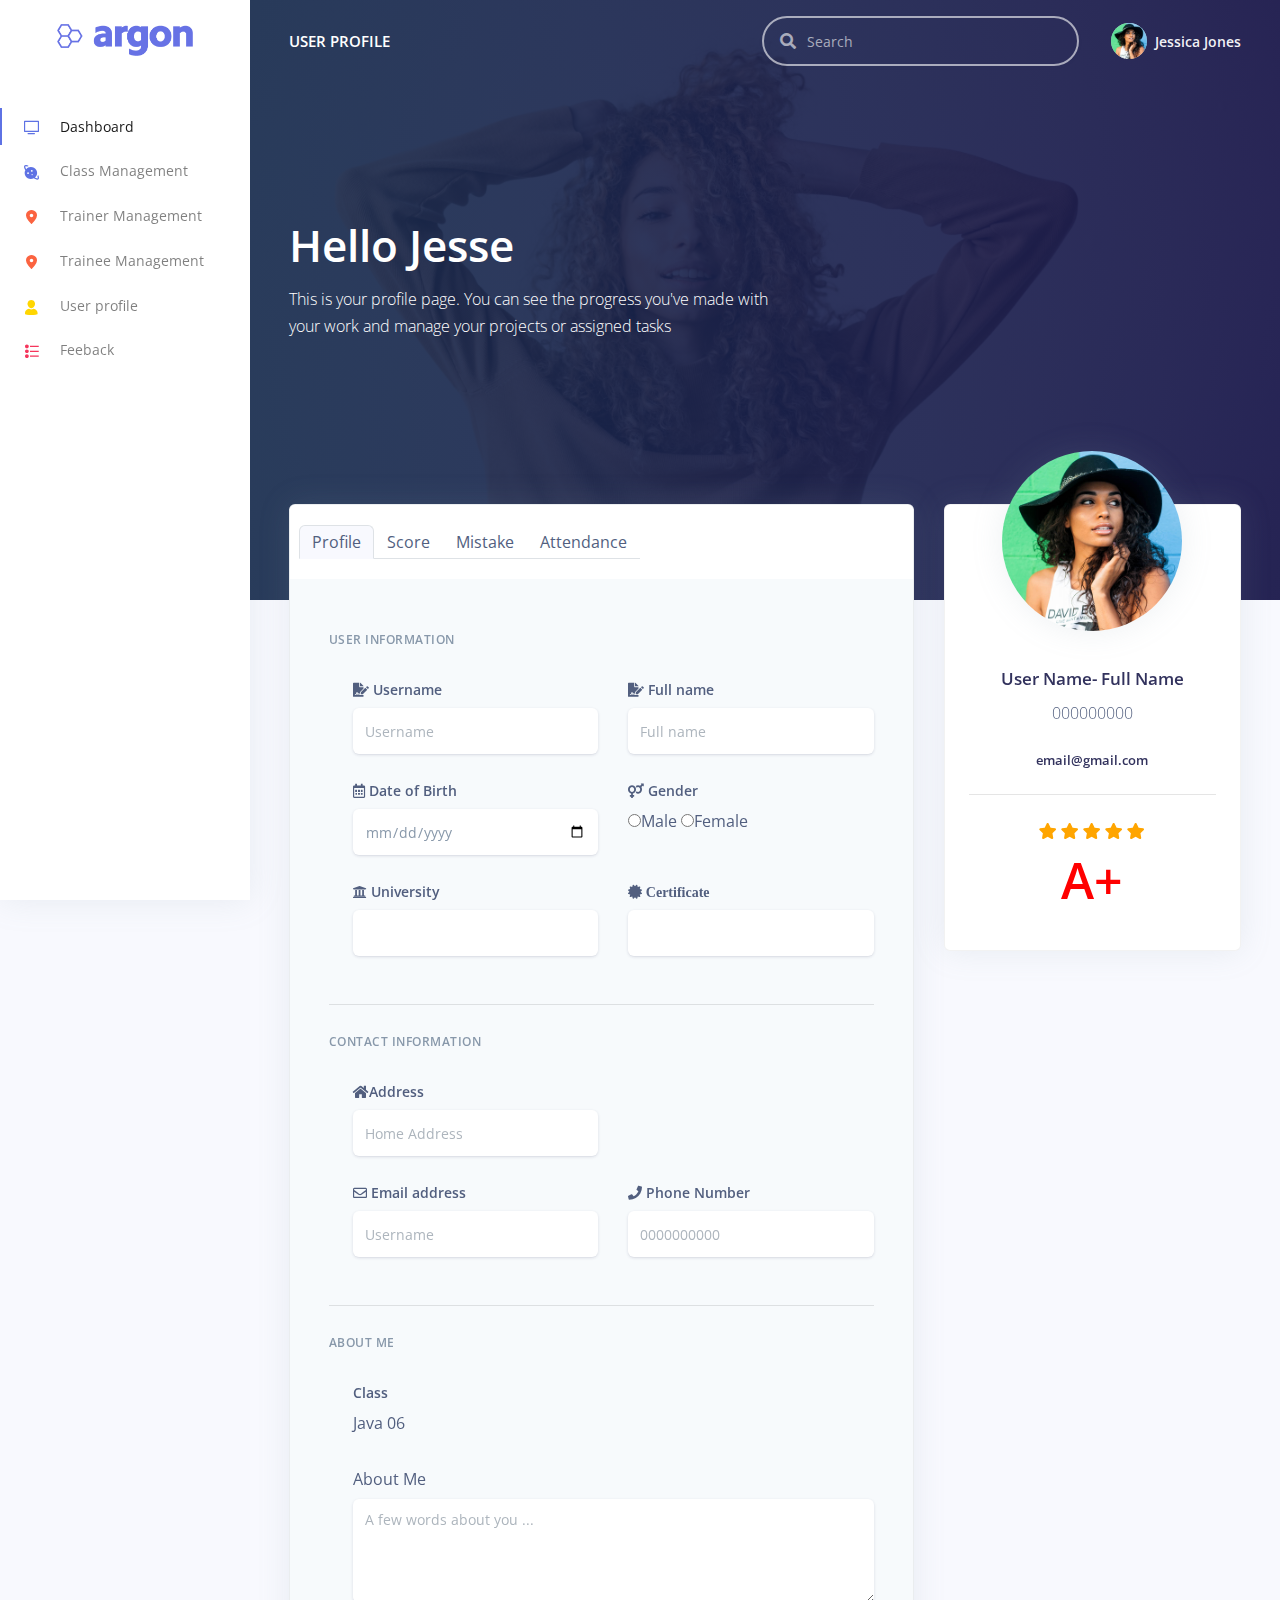
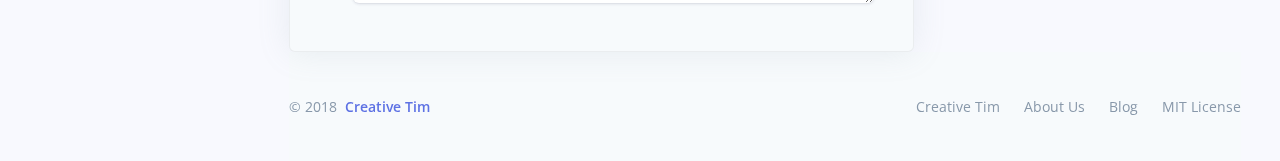
<file: examples/profile.html>
<!--

=========================================================
* Argon Dashboard - v1.1.1
=========================================================

* Product Page: https://www.creative-tim.com/product/argon-dashboard
* Copyright 2019 Creative Tim (https://www.creative-tim.com)
* Licensed under MIT (https://github.com/creativetimofficial/argon-dashboard/blob/master/LICENSE.md)

* Coded by Creative Tim

=========================================================

* The above copyright notice and this permission notice shall be included in all copies or substantial portions of the Software. -->
<!DOCTYPE html>
<html lang="en">

<head>
  <meta charset="utf-8" />
  <meta name="viewport" content="width=device-width, initial-scale=1, shrink-to-fit=no">
  <title>
    Argon Dashboard - Free Dashboard for Bootstrap 4 by Creative Tim
  </title>
  <!-- Favicon -->
  <link href="../assets/img/brand/favicon.png" rel="icon" type="image/png">
  <!-- Fonts -->
  <link href="https://fonts.googleapis.com/css?family=Open+Sans:300,400,600,700" rel="stylesheet">
  <link rel="stylesheet" href="https://cdnjs.cloudflare.com/ajax/libs/font-awesome/4.7.0/css/font-awesome.min.css">
  <!-- Icons -->
  <link href="../assets/js/plugins/nucleo/css/nucleo.css" rel="stylesheet" />
  <link href="../assets/js/plugins/@fortawesome/fontawesome-free/css/all.min.css" rel="stylesheet" />
  <!-- CSS Files -->
  <link href="../assets/css/argon-dashboard.css?v=1.1.1" rel="stylesheet" />
</head>

<body class="">
  <nav class="navbar navbar-vertical fixed-left navbar-expand-md navbar-light bg-white" id="sidenav-main">
    <div class="container-fluid">
      <!-- Toggler -->
      <button class="navbar-toggler" type="button" data-toggle="collapse" data-target="#sidenav-collapse-main"
        aria-controls="sidenav-main" aria-expanded="false" aria-label="Toggle navigation">
        <span class="navbar-toggler-icon"></span>
      </button>
      <!-- Brand -->
      <a class="navbar-brand pt-0" href="../index.html">
        <img src="../assets/img/brand/blue.png" class="navbar-brand-img" alt="...">
      </a>
      <!-- User -->
      <ul class="nav align-items-center d-md-none">
        <li class="nav-item dropdown">
          <a class="nav-link nav-link-icon" href="#" role="button" data-toggle="dropdown" aria-haspopup="true"
            aria-expanded="false">
            <i class="ni ni-bell-55"></i>
          </a>
          <div class="dropdown-menu dropdown-menu-arrow dropdown-menu-right"
            aria-labelledby="navbar-default_dropdown_1">
            <a class="dropdown-item" href="#">Action</a>
            <a class="dropdown-item" href="#">Another action</a>
            <div class="dropdown-divider"></div>
            <a class="dropdown-item" href="#">Something else here</a>
          </div>
        </li>
        <li class="nav-item dropdown">
          <a class="nav-link" href="#" role="button" data-toggle="dropdown" aria-haspopup="true" aria-expanded="false">
            <div class="media align-items-center">
              <span class="avatar avatar-sm rounded-circle">
                <img alt="Image placeholder" src="../assets/img/theme/team-1-800x800.jpg
">
              </span>
            </div>
          </a>
          <div class="dropdown-menu dropdown-menu-arrow dropdown-menu-right">
            <div class=" dropdown-header noti-title">
              <h6 class="text-overflow m-0">Welcome!</h6>
            </div>
            <a href="./examples/profile.html" class="dropdown-item">
              <i class="ni ni-single-02"></i>
              <span>My profile</span>
            </a>
            <a href="./examples/profile.html" class="dropdown-item">
              <i class="ni ni-settings-gear-65"></i>
              <span>Settings</span>
            </a>
            <a href="./examples/profile.html" class="dropdown-item">
              <i class="ni ni-calendar-grid-58"></i>
              <span>Activity</span>
            </a>
            <a href="./examples/profile.html" class="dropdown-item">
              <i class="ni ni-support-16"></i>
              <span>Support</span>
            </a>
            <div class="dropdown-divider"></div>
            <a href="#!" class="dropdown-item">
              <i class="ni ni-user-run"></i>
              <span>Logout</span>
            </a>
          </div>
        </li>
      </ul>
      <!-- Collapse -->
      <div class="collapse navbar-collapse" id="sidenav-collapse-main">
        <!-- Collapse header -->
        <div class="navbar-collapse-header d-md-none">
          <div class="row">
            <div class="col-6 collapse-brand">
              <a href="../index.html">
                <img src="../assets/img/brand/blue.png">
              </a>
            </div>
            <div class="col-6 collapse-close">
              <button type="button" class="navbar-toggler" data-toggle="collapse" data-target="#sidenav-collapse-main"
                aria-controls="sidenav-main" aria-expanded="false" aria-label="Toggle sidenav">
                <span></span>
                <span></span>
              </button>
            </div>
          </div>
        </div>
        <!-- Form -->
        <form class="mt-4 mb-3 d-md-none">
          <div class="input-group input-group-rounded input-group-merge">
            <input type="search" class="form-control form-control-rounded form-control-prepended" placeholder="Search"
              aria-label="Search">
            <div class="input-group-prepend">
              <div class="input-group-text">
                <span class="fa fa-search"></span>
              </div>
            </div>
          </div>
        </form>
        <!-- Navigation -->
        <ul class="navbar-nav">
          <li class="nav-item  active ">
            <a class="nav-link  active " href="../index.html">
              <i class="ni ni-tv-2 text-primary"></i> Dashboard
            </a>
          </li>
          <li class="nav-item">
            <a class="nav-link " href="../examples/class.html">
              <i class="ni ni-planet text-blue"></i> Class Management
            </a>
          </li>
          <li class="nav-item">
            <a class="nav-link " href="../examples/maps.html">
              <i class="ni ni-pin-3 text-orange"></i> Trainer Management
            </a>
          </li>
          <li class="nav-item">
            <a class="nav-link " href="../examples/trainee.html">
              <i class="ni ni-pin-3 text-orange"></i> Trainee Management
            </a>
          </li>
          <li class="nav-item">
            <a class="nav-link " href="../examples/profile.html">
              <i class="ni ni-single-02 text-yellow"></i> User profile
            </a>
          </li>
          <li class="nav-item">
            <a class="nav-link " href="../examples/tables.html">
              <i class="ni ni-bullet-list-67 text-red"></i> Feeback
            </a>
          </li>
        </ul>
      </div>
    </div>
  </nav>
  <div class="main-content">
    <!-- Navbar -->
    <nav class="navbar navbar-top navbar-expand-md navbar-dark" id="navbar-main">
      <div class="container-fluid">
        <!-- Brand -->
        <a class="h4 mb-0 text-white text-uppercase d-none d-lg-inline-block" href="../index.html">User Profile</a>
        <!-- Form -->
        <form class="navbar-search navbar-search-dark form-inline mr-3 d-none d-md-flex ml-lg-auto">
          <div class="form-group mb-0">
            <div class="input-group input-group-alternative">
              <div class="input-group-prepend">
                <span class="input-group-text"><i class="fas fa-search"></i></span>
              </div>
              <input class="form-control" placeholder="Search" type="text">
            </div>
          </div>
        </form>
        <!-- User -->
        <ul class="navbar-nav align-items-center d-none d-md-flex">
          <li class="nav-item dropdown">
            <a class="nav-link pr-0" href="#" role="button" data-toggle="dropdown" aria-haspopup="true"
              aria-expanded="false">
              <div class="media align-items-center">
                <span class="avatar avatar-sm rounded-circle">
                  <img alt="Image placeholder" src="../assets/img/theme/team-4-800x800.jpg">
                </span>
                <div class="media-body ml-2 d-none d-lg-block">
                  <span class="mb-0 text-sm  font-weight-bold">Jessica Jones</span>
                </div>
              </div>
            </a>
            <div class="dropdown-menu dropdown-menu-arrow dropdown-menu-right">
              <div class=" dropdown-header noti-title">
                <h6 class="text-overflow m-0">Welcome!</h6>
              </div>
              <a href="../examples/profile.html" class="dropdown-item">
                <i class="ni ni-single-02"></i>
                <span>My profile</span>
              </a>
              <a class="dropdown-item" data-toggle="modal" data-target="#signupModal" data-whatever="@mdo">
                <i class="fas fa-key"></i>
                <span>Change PassWord</span>
              </a>
              <div class="dropdown-divider"></div>
              <a href="#!" class="dropdown-item">
                <i class="ni ni-user-run"></i>
                <span>Logout</span>
              </a>
            </div>
          </li>
        </ul>
      </div>
    </nav>
    <!-- Change pass -->
    <div class="modal fade" id="signupModal" tabindex="-1" role="dialog" aria-labelledby="exampleModalLabel"
      aria-hidden="true">
      <div class="modal-dialog" role="document">
        <div class="modal-content">
          <div style="float: right;">
            <button type="button" class="close" data-dismiss="modal" aria-label="Close" style="float: right;">
              <span aria-hidden="true">&times;</span>
            </button>
          </div>
          <div class="modal-body">
            <div class="col-lg-12 col-md-12">
              <div class="card bg-secondary shadow border-0">
                <div class="card-header bg-transparent pb-5">
                  <div class="text-muted text-center mt-2 mb-4"><small>Sign up with</small></div>
                  <div class="text-center">
                    <a href="#" class="btn btn-neutral btn-icon mr-4">
                      <span class="btn-inner--icon"><img src="../assets/img/icons/common/github.svg"></span>
                      <span class="btn-inner--text">Github</span>
                    </a>
                    <a href="#" class="btn btn-neutral btn-icon">
                      <span class="btn-inner--icon"><img src="../assets/img/icons/common/google.svg"></span>
                      <span class="btn-inner--text">Google</span>
                    </a>
                  </div>
                </div>
                <div class="card-body px-lg-5 py-lg-5">
                  <div class="text-center text-muted mb-4">
                    <small>Or sign up with credentials</small>
                  </div>
                  <form role="form">
                    <div class="form-group">
                      <div class="input-group input-group-alternative mb-3">
                        <div class="input-group-prepend">
                          <span class="input-group-text"><i class="ni ni-hat-3"></i></span>
                        </div>
                        <input class="form-control" placeholder="Name" type="text">
                      </div>
                    </div>
                    <div class="form-group">
                      <div class="input-group input-group-alternative mb-3">
                        <div class="input-group-prepend">
                          <span class="input-group-text"><i class="ni ni-email-83"></i></span>
                        </div>
                        <input class="form-control" placeholder="Email" type="email">
                      </div>
                    </div>
                    <div class="form-group">
                      <div class="input-group input-group-alternative">
                        <div class="input-group-prepend">
                          <span class="input-group-text"><i class="ni ni-lock-circle-open"></i></span>
                        </div>
                        <input class="form-control" placeholder="Password" type="password">
                      </div>
                    </div>
                    <div class="text-muted font-italic"><small>password strength: <span
                          class="text-success font-weight-700">strong</span></small></div>
                    <div class="row my-4">
                      <div class="col-12">
                        <div class="custom-control custom-control-alternative custom-checkbox">
                          <input class="custom-control-input" id="customCheckRegister" type="checkbox">
                          <label class="custom-control-label" for="customCheckRegister">
                            <span class="text-muted">I agree with the <a href="#!">Privacy
                                Policy</a></span>
                          </label>
                        </div>
                      </div>
                    </div>
                    <div class="text-center">
                      <button type="button" class="btn btn-primary mt-4">Create account</button>
                    </div>
                  </form>
                </div>
              </div>
            </div>
          </div>
        </div>
      </div>
    </div>
    <!-- End Navbar -->
    <!-- Header -->
    <div class="header pb-8 pt-5 pt-lg-8 d-flex align-items-center"
      style="min-height: 600px; background-image: url(../assets/img/theme/profile-cover.jpg); background-size: cover; background-position: center top;">
      <!-- Mask -->
      <span class="mask bg-gradient-default opacity-8"></span>
      <!-- Header container -->
      <div class="container-fluid d-flex align-items-center">
        <div class="row">
          <div class="col-lg-7 col-md-10">
            <h1 class="display-2 text-white">Hello Jesse</h1>
            <p class="text-white mt-0 mb-5">This is your profile page. You can see the progress you've made with your
              work and manage your projects or assigned tasks</p>
          </div>
        </div>
      </div>
    </div>
    <!-- Page content -->
    <div class="container-fluid mt--7">
      <div class="row">
        <div class="col-xl-4 order-xl-2 mb-5 mb-xl-0">
          <div class="card card-profile shadow">
            <div class="row justify-content-center">
              <div class="col-lg-3 order-lg-2">
                <div class="card-profile-image">
                  <a href="#">
                    <img src="../assets/img/theme/team-4-800x800.jpg" class="rounded-circle">
                  </a>
                </div>
              </div>
            </div>
            <div class="card-body" style="padding-top:160px;">
              <div class="text-center">
                <h3>
                  User Name- Full Name
                </h3>
                <div>
                  <p>000000000</p>
                </div>
                <div class="h5 mt-4">
                  email@gmail.com
                </div>
                <hr class="my-4" />
                <div>
                  <span class="fa fa-star checked"></span>
                  <span class="fa fa-star checked"></span>
                  <span class="fa fa-star checked"></span>
                  <span class="fa fa-star checked"></span>
                  <span class="fa fa-star checked"></span>
                </div>
                <div style="font-size: 50px; color: red;" class="h1">
                  <span>A+</span>
                </div>
              </div>
            </div>
          </div>
        </div>
        <div class="col-xl-8 order-xl-1">
          <div class="card bg-secondary shadow">
            <div class="card-header bg-white border-0">
              <div class="row align-items-center">
                <ul class="nav nav-tabs">
                  <li class="nav-item">
                    <a class="nav-link active" data-toggle="tab" href="#profile">Profile</a>
                  </li>
                  <li class="nav-item">
                    <a class="nav-link" data-toggle="tab" href="#score">Score</a>
                  </li>
                  <li class="nav-item">
                    <a class="nav-link" data-toggle="tab" href="#mistake">Mistake</a>
                  </li>
                  <li class="nav-item">
                    <a class="nav-link" data-toggle="tab" href="#attendance">Attendance</a>
                  </li>
                </ul>
              </div>
            </div>
            <div class="tab-content">
              <!-- User Profile -->
              <div id="profile" class="container tab-pane active"><br>
                <div class="card-body" id="info">
                  <form>
                    <h6 class="heading-small text-muted mb-4">User information</h6>
                    <div class="pl-lg-4">
                      <div class="row">
                        <div class="col-lg-6">
                          <div class="form-group">
                            <label class="form-control-label" for="input-username"><i class="fas fa-file-signature"></i>
                              Username</label>
                            <input type="text" id="input-username" class="form-control form-control-alternative"
                              placeholder="Username" value="">
                          </div>
                        </div>
                        <div class="col-lg-6">
                          <div class="form-group">
                            <label class="form-control-label" for="input-first-name"><i
                                class="fas fa-file-signature"></i> Full name</label>
                            <input type="text" id="input-first-name" class="form-control form-control-alternative"
                              placeholder="Full name" value="">
                          </div>
                        </div>
                      </div>
                      <div class="row">
                        <div class="col-lg-6">
                          <div class="form-group">
                            <label class="form-control-label" for="input-first-name"><i class="far fa-calendar-alt"></i>
                              Date of Birth</label>
                            <input type="date" id="input-first-name" class="form-control form-control-alternative">
                          </div>
                        </div>
                        <div class="col-lg-6">
                          <div class="form-group">
                            <label class="form-control-label" for="input-username"><i class="fas fa-venus-mars"></i>
                              Gender</label>
                            <div>
                              <input type="radio" name="gender" id="gender">Male
                              <input type="radio" name="gender" id="gender">Female
                            </div>
                          </div>
                        </div>
                      </div>
                      <div class="row">
                        <div class="col-lg-6">
                          <div class="form-group">
                            <label class="form-control-label" for="input-first-name"><i class="fa fa-university"
                                aria-hidden="true"></i>
                              University</label>
                            <input type="text" id="input-first-name" class="form-control form-control-alternative">
                          </div>
                        </div>
                        <div class="col-lg-6">
                          <div class="form-group">
                            <label class="form-control-label" for="input-username"><i class="fa fa-certificate"
                                aria-hidden="true"> Certificate</i></label>
                            <input type="text" id="input-first-name" class="form-control form-control-alternative">
                          </div>
                        </div>
                      </div>
                    </div>
                    <hr class="my-4" />
                    <h6 class="heading-small text-muted mb-4">Contact information</h6>
                    <div class="pl-lg-4">
                      <div class="row">
                        <div class="col-md-6">
                          <div class="form-group">
                            <label class="form-control-label" for="input-address"><i
                                class="fas fa-home"></i>Address</label>
                            <input id="input-address" class="form-control form-control-alternative"
                              placeholder="Home Address" value="" type="text">
                          </div>
                        </div>
                      </div>
                      <div class="row">
                        <div class="col-lg-6">
                          <div class="form-group">
                            <label class="form-control-label" for="input-username"><i class="far fa-envelope"></i> Email
                              address</label>
                            <input type="text" id="input-username" class="form-control form-control-alternative"
                              placeholder="Username" value="">
                          </div>
                        </div>
                        <div class="col-lg-6">
                          <div class="form-group">
                            <label class="form-control-label" for="input-email"><i class="fa fa-phone"
                                aria-hidden="true"></i> Phone
                              Number</label>
                            <input type="email" id="input-email" class="form-control form-control-alternative"
                              placeholder="0000000000">
                          </div>
                        </div>
                      </div>
                    </div>
                    <hr class="my-4" />
                    <h6 class="heading-small text-muted mb-4">About me</h6>
                    <div class="pl-lg-4">
                      <div class="row">
                        <div class="col-lg-6">
                          <div class="form-group">
                            <label class="form-control-label" for="input-username">Class</label>
                            <div class="form-group">
                              <label for="">Java 06</label>
                            </div>
                          </div>
                        </div>
                      </div>
                      <div class="form-group">
                        <label>About Me</label>
                        <textarea rows="4" class="form-control form-control-alternative"
                          placeholder="A few words about you ..."></textarea>
                      </div>
                    </div>
                  </form>
                </div>
              </div>
              <!-- Score -->
              <div id="score" class="container tab-pane fade"><br>
                <table class="table">
                  <thead>
                    <tr>
                      <th>No.</th>
                      <th>Subject Name</th>
                      <th>Score</th>
                    </tr>
                  </thead>
                  <tbody>
                    <tr>
                      <td>1</td>
                      <td>Java</td>
                      <td>
                        <div class="col-lg-12" style="padding: 0;">
                          <div class="progress" style="width: 100%; height: 100%; margin: 0;">
                            <div class="progress-bar progress-bar-striped bg-success" role="progressbar"
                              style="width: 95%" aria-valuenow="77" aria-valuemin="0" aria-valuemax="100">9/10</div>
                          </div>
                        </div>
                      </td>
                    </tr>
                  </tbody>
                </table>
              </div>
              <!-- Mistake -->
              <div id="mistake" class="container tab-pane fade"><br>
                <table class="table">
                  <thead>
                    <tr>
                      <th>No.</th>
                      <th>Title</th>
                      <th>Offent Date</th>
                      <th>Note</th>
                    </tr>
                  </thead>
                  <tbody>
                    <tr>
                      <td>1</td>
                      <td>Late</td>
                      <td>01-01-2020</td>
                      <td></td>
                    </tr>
                  </tbody>
                </table>
              </div>
              <!-- Attendance -->
              <div id="attendance" class="container tab-pane fade"><br>
                <table class="table">
                  <thead>
                    <tr>
                      <th>No.</th>
                      <th>Date </th>
                      <th>Status</th>
                      <th>No</th>
                    </tr>
                  </thead>
                  <tbody>
                    <tr>
                      <td>1</td>
                      <td>01-01-2020</td>
                      <td>P</td>
                      <td></td>
                    </tr>
                  </tbody>
                </table>
              </div>
            </div>
          </div>
        </div>
      </div>
      <!-- Footer -->
      <footer class="footer">
        <div class="row align-items-center justify-content-xl-between">
          <div class="col-xl-6">
            <div class="copyright text-center text-xl-left text-muted">
              &copy; 2018 <a href="https://www.creative-tim.com" class="font-weight-bold ml-1" target="_blank">Creative
                Tim</a>
            </div>
          </div>
          <div class="col-xl-6">
            <ul class="nav nav-footer justify-content-center justify-content-xl-end">
              <li class="nav-item">
                <a href="https://www.creative-tim.com" class="nav-link" target="_blank">Creative Tim</a>
              </li>
              <li class="nav-item">
                <a href="https://www.creative-tim.com/presentation" class="nav-link" target="_blank">About Us</a>
              </li>
              <li class="nav-item">
                <a href="http://blog.creative-tim.com" class="nav-link" target="_blank">Blog</a>
              </li>
              <li class="nav-item">
                <a href="https://github.com/creativetimofficial/argon-dashboard/blob/master/LICENSE.md" class="nav-link"
                  target="_blank">MIT License</a>
              </li>
            </ul>
          </div>
        </div>
      </footer>
    </div>
  </div>
  <!--   Core   -->
  <script src="../assets/js/plugins/jquery/dist/jquery.min.js"></script>
  <script src="../assets/js/plugins/bootstrap/dist/js/bootstrap.bundle.min.js"></script>
  <!--   Optional JS   -->
  <!--   Argon JS   -->
  <script src="../assets/js/argon-dashboard.min.js?v=1.1.1"></script>
  <script src="https://cdn.trackjs.com/agent/v3/latest/t.js"></script>
  <script>
    window.TrackJS &&
      TrackJS.install({
        token: "ee6fab19c5a04ac1a32a645abde4613a",
        application: "argon-dashboard-free"
      });
  </script>
</body>

</html>
</file>
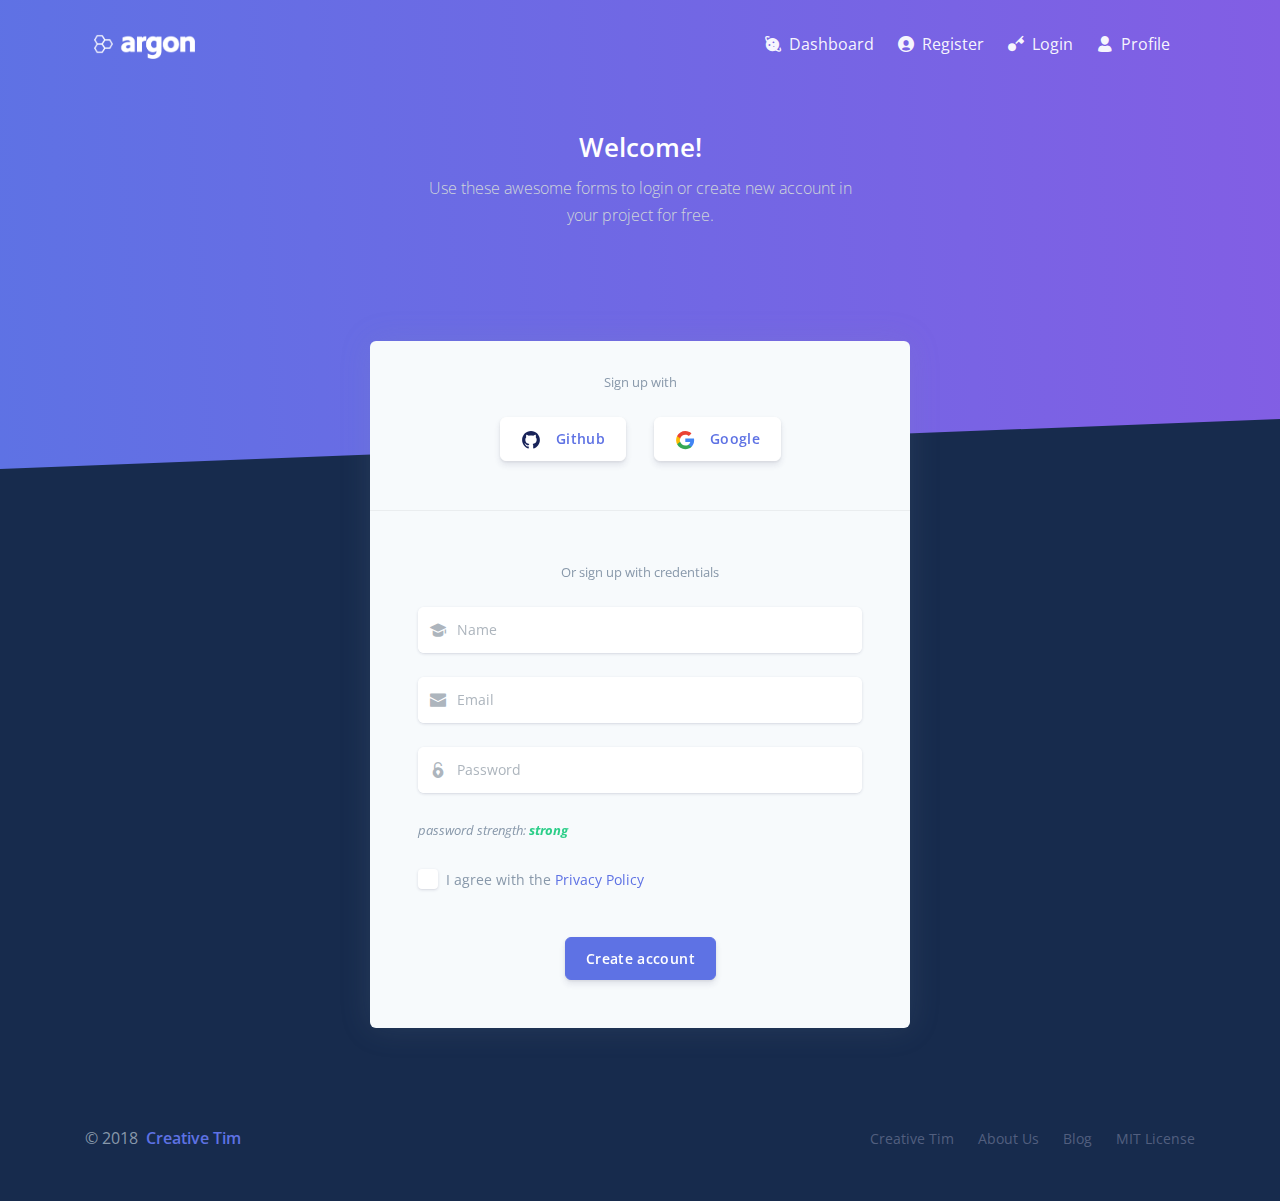
<file: examples/register.html>
<!--

=========================================================
* Argon Dashboard - v1.1.1
=========================================================

* Product Page: https://www.creative-tim.com/product/argon-dashboard
* Copyright 2019 Creative Tim (https://www.creative-tim.com)
* Licensed under MIT (https://github.com/creativetimofficial/argon-dashboard/blob/master/LICENSE.md)

* Coded by Creative Tim

=========================================================

* The above copyright notice and this permission notice shall be included in all copies or substantial portions of the Software. -->
<!DOCTYPE html>
<html lang="en">

<head>
  <meta charset="utf-8" />
  <meta name="viewport" content="width=device-width, initial-scale=1, shrink-to-fit=no">
  <title>
    Argon Dashboard - Free Dashboard for Bootstrap 4 by Creative Tim
  </title>
  <!-- Favicon -->
  <link href="../assets/img/brand/favicon.png" rel="icon" type="image/png">
  <!-- Fonts -->
  <link href="https://fonts.googleapis.com/css?family=Open+Sans:300,400,600,700" rel="stylesheet">
  <!-- Icons -->
  <link href="../assets/js/plugins/nucleo/css/nucleo.css" rel="stylesheet" />
  <link href="../assets/js/plugins/@fortawesome/fontawesome-free/css/all.min.css" rel="stylesheet" />
  <!-- CSS Files -->
  <link href="../assets/css/argon-dashboard.css?v=1.1.1" rel="stylesheet" />
</head>

<body class="bg-default">
  <div class="main-content">
    <!-- Navbar -->
    <nav class="navbar navbar-top navbar-horizontal navbar-expand-md navbar-dark">
      <div class="container px-4">
        <a class="navbar-brand" href="../index.html">
          <img src="../assets/img/brand/white.png" />
        </a>
        <button class="navbar-toggler" type="button" data-toggle="collapse" data-target="#navbar-collapse-main"
          aria-controls="navbarSupportedContent" aria-expanded="false" aria-label="Toggle navigation">
          <span class="navbar-toggler-icon"></span>
        </button>
        <div class="collapse navbar-collapse" id="navbar-collapse-main">
          <!-- Collapse header -->
          <div class="navbar-collapse-header d-md-none">
            <div class="row">
              <div class="col-6 collapse-brand">
                <a href="../index.html">
                  <img src="../assets/img/brand/blue.png">
                </a>
              </div>
              <div class="col-6 collapse-close">
                <button type="button" class="navbar-toggler" data-toggle="collapse" data-target="#navbar-collapse-main"
                  aria-controls="sidenav-main" aria-expanded="false" aria-label="Toggle sidenav">
                  <span></span>
                  <span></span>
                </button>
              </div>
            </div>
          </div>
          <!-- Navbar items -->
          <ul class="navbar-nav ml-auto">
            <li class="nav-item">
              <a class="nav-link nav-link-icon" href="../index.html">
                <i class="ni ni-planet"></i>
                <span class="nav-link-inner--text">Dashboard</span>
              </a>
            </li>
            <li class="nav-item">
              <a class="nav-link nav-link-icon" href="../examples/register.html">
                <i class="ni ni-circle-08"></i>
                <span class="nav-link-inner--text">Register</span>
              </a>
            </li>
            <li class="nav-item">
              <a class="nav-link nav-link-icon" href="../examples/login.html">
                <i class="ni ni-key-25"></i>
                <span class="nav-link-inner--text">Login</span>
              </a>
            </li>
            <li class="nav-item">
              <a class="nav-link nav-link-icon" href="../examples/profile.html">
                <i class="ni ni-single-02"></i>
                <span class="nav-link-inner--text">Profile</span>
              </a>
            </li>
          </ul>
        </div>
      </div>
    </nav>
    <!-- Header -->
    <div class="header bg-gradient-primary py-7 py-lg-8">
      <div class="container">
        <div class="header-body text-center mb-7">
          <div class="row justify-content-center">
            <div class="col-lg-5 col-md-6">
              <h1 class="text-white">Welcome!</h1>
              <p class="text-lead text-light">Use these awesome forms to login or create new account in your project for
                free.</p>
            </div>
          </div>
        </div>
      </div>
      <div class="separator separator-bottom separator-skew zindex-100">
        <svg x="0" y="0" viewBox="0 0 2560 100" preserveAspectRatio="none" version="1.1"
          xmlns="http://www.w3.org/2000/svg">
          <polygon class="fill-default" points="2560 0 2560 100 0 100"></polygon>
        </svg>
      </div>
    </div>
    <!-- Page content -->
    <div class="container mt--8 pb-5">
      <!-- Table -->
      <div class="row justify-content-center">
        <div class="col-lg-6 col-md-8">
          <div class="card bg-secondary shadow border-0">
            <div class="card-header bg-transparent pb-5">
              <div class="text-muted text-center mt-2 mb-4"><small>Sign up with</small></div>
              <div class="text-center">
                <a href="#" class="btn btn-neutral btn-icon mr-4">
                  <span class="btn-inner--icon"><img src="../assets/img/icons/common/github.svg"></span>
                  <span class="btn-inner--text">Github</span>
                </a>
                <a href="#" class="btn btn-neutral btn-icon">
                  <span class="btn-inner--icon"><img src="../assets/img/icons/common/google.svg"></span>
                  <span class="btn-inner--text">Google</span>
                </a>
              </div>
            </div>
            <div class="card-body px-lg-5 py-lg-5">
              <div class="text-center text-muted mb-4">
                <small>Or sign up with credentials</small>
              </div>
              <form role="form">
                <div class="form-group">
                  <div class="input-group input-group-alternative mb-3">
                    <div class="input-group-prepend">
                      <span class="input-group-text"><i class="ni ni-hat-3"></i></span>
                    </div>
                    <input class="form-control" placeholder="Name" type="text">
                  </div>
                </div>
                <div class="form-group">
                  <div class="input-group input-group-alternative mb-3">
                    <div class="input-group-prepend">
                      <span class="input-group-text"><i class="ni ni-email-83"></i></span>
                    </div>
                    <input class="form-control" placeholder="Email" type="email">
                  </div>
                </div>
                <div class="form-group">
                  <div class="input-group input-group-alternative">
                    <div class="input-group-prepend">
                      <span class="input-group-text"><i class="ni ni-lock-circle-open"></i></span>
                    </div>
                    <input class="form-control" placeholder="Password" type="password">
                  </div>
                </div>
                <div class="text-muted font-italic"><small>password strength: <span
                      class="text-success font-weight-700">strong</span></small></div>
                <div class="row my-4">
                  <div class="col-12">
                    <div class="custom-control custom-control-alternative custom-checkbox">
                      <input class="custom-control-input" id="customCheckRegister" type="checkbox">
                      <label class="custom-control-label" for="customCheckRegister">
                        <span class="text-muted">I agree with the <a href="#!">Privacy Policy</a></span>
                      </label>
                    </div>
                  </div>
                </div>
                <div class="text-center">
                  <button type="button" class="btn btn-primary mt-4">Create account</button>
                </div>
              </form>
            </div>
          </div>
        </div>
      </div>
    </div>
  </div>
  <!-- Footer -->
  <footer class="py-5">
    <div class="container">
      <div class="row align-items-center justify-content-xl-between">
        <div class="col-xl-6">
          <div class="copyright text-center text-xl-left text-muted">
            &copy; 2018 <a href="https://www.creative-tim.com" class="font-weight-bold ml-1" target="_blank">Creative
              Tim</a>
          </div>
        </div>
        <div class="col-xl-6">
          <ul class="nav nav-footer justify-content-center justify-content-xl-end">
            <li class="nav-item">
              <a href="https://www.creative-tim.com" class="nav-link" target="_blank">Creative Tim</a>
            </li>
            <li class="nav-item">
              <a href="https://www.creative-tim.com/presentation" class="nav-link" target="_blank">About Us</a>
            </li>
            <li class="nav-item">
              <a href="http://blog.creative-tim.com" class="nav-link" target="_blank">Blog</a>
            </li>
            <li class="nav-item">
              <a href="https://github.com/creativetimofficial/argon-dashboard/blob/master/LICENSE.md" class="nav-link"
                target="_blank">MIT License</a>
            </li>
          </ul>
        </div>
      </div>
    </div>
  </footer>
  </div>
  <!--   Core   -->
  <script src="../assets/js/plugins/jquery/dist/jquery.min.js"></script>
  <script src="../assets/js/plugins/bootstrap/dist/js/bootstrap.bundle.min.js"></script>
  <!--   Optional JS   -->
  <!--   Argon JS   -->
  <script src="../assets/js/argon-dashboard.min.js?v=1.1.1"></script>
  <script src="https://cdn.trackjs.com/agent/v3/latest/t.js"></script>
  <script>
    window.TrackJS &&
      TrackJS.install({
        token: "ee6fab19c5a04ac1a32a645abde4613a",
        application: "argon-dashboard-free"
      });
  </script>
</body>

</html>
</file>
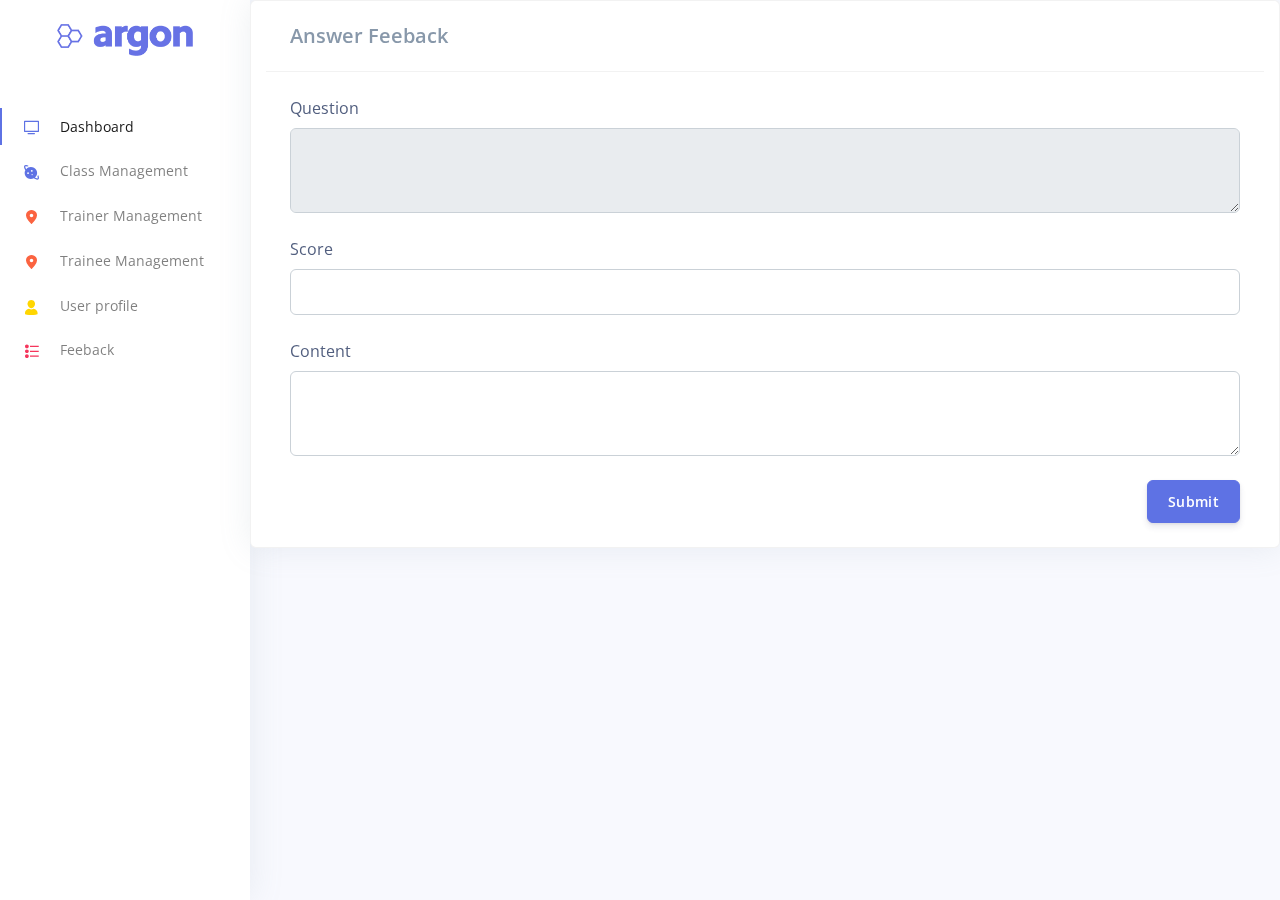
<file: trungnd33/answer_feedback.html>
<!--

=========================================================
* Argon Dashboard - v1.1.1
=========================================================

* Product Page: https://www.creative-tim.com/product/argon-dashboard
* Copyright 2019 Creative Tim (https://www.creative-tim.com)
* Licensed under MIT (https://github.com/creativetimofficial/argon-dashboard/blob/master/LICENSE.md)

* Coded by Creative Tim

=========================================================

* The above copyright notice and this permission notice shall be included in all copies or substantial portions of the Software. -->
<!DOCTYPE html>
<html lang="en">

<head>
    <meta charset="utf-8" />
    <meta name="viewport" content="width=device-width, initial-scale=1, shrink-to-fit=no">
    <title>
        Argon Dashboard - Free Dashboard for Bootstrap 4 by Creative Tim
    </title>
    <!-- Favicon -->
    <link href="../assets/img/brand/favicon.png" rel="icon" type="image/png">
    <!-- Fonts -->
    <link href="https://fonts.googleapis.com/css?family=Open+Sans:300,400,600,700" rel="stylesheet">
    <!-- Icons -->
    <link href="../assets/js/plugins/nucleo/css/nucleo.css" rel="stylesheet" />
    <link href="../assets/js/plugins/@fortawesome/fontawesome-free/css/all.min.css" rel="stylesheet" />
    <!-- CSS Files -->
    <link href="../assets/css/argon-dashboard.css?v=1.1.1" rel="stylesheet" />
    <link href="./css/find_class.css" rel="stylesheet" />
</head>

<body class="">
    <nav class="navbar navbar-vertical fixed-left navbar-expand-md navbar-light bg-white" id="sidenav-main">
        <div class="container-fluid">
            <!-- Toggler -->
            <button class="navbar-toggler" type="button" data-toggle="collapse" data-target="#sidenav-collapse-main" aria-controls="sidenav-main" aria-expanded="false" aria-label="Toggle navigation">
        <span class="navbar-toggler-icon"></span>
      </button>
            <!-- Brand -->
            <a class="navbar-brand pt-0" href="../index.html">
                <img src="../assets/img/brand/blue.png" class="navbar-brand-img" alt="...">
            </a>
            <!-- User -->
            <ul class="nav align-items-center d-md-none">
                <li class="nav-item dropdown">
                    <a class="nav-link nav-link-icon" href="#" role="button" data-toggle="dropdown" aria-haspopup="true" aria-expanded="false">
                        <i class="ni ni-bell-55"></i>
                    </a>
                    <div class="dropdown-menu dropdown-menu-arrow dropdown-menu-right" aria-labelledby="navbar-default_dropdown_1">
                        <a class="dropdown-item" href="#">Action</a>
                        <a class="dropdown-item" href="#">Another action</a>
                        <div class="dropdown-divider"></div>
                        <a class="dropdown-item" href="#">Something else here</a>
                    </div>
                </li>
                <li class="nav-item dropdown">
                    <a class="nav-link" href="#" role="button" data-toggle="dropdown" aria-haspopup="true" aria-expanded="false">
                        <div class="media align-items-center">
                            <span class="avatar avatar-sm rounded-circle">
                <img alt="Image placeholder" src="../assets/img/theme/team-1-800x800.jpg
">
              </span>
                        </div>
                    </a>
                    <div class="dropdown-menu dropdown-menu-arrow dropdown-menu-right">
                        <div class=" dropdown-header noti-title">
                            <h6 class="text-overflow m-0">Welcome!</h6>
                        </div>
                        <a href="./examples/profile.html" class="dropdown-item">
                            <i class="ni ni-single-02"></i>
                            <span>My profile</span>
                        </a>
                        <a href="./examples/profile.html" class="dropdown-item">
                            <i class="ni ni-settings-gear-65"></i>
                            <span>Settings</span>
                        </a>
                        <a href="./examples/profile.html" class="dropdown-item">
                            <i class="ni ni-calendar-grid-58"></i>
                            <span>Activity</span>
                        </a>
                        <a href="./examples/profile.html" class="dropdown-item">
                            <i class="ni ni-support-16"></i>
                            <span>Support</span>
                        </a>
                        <div class="dropdown-divider"></div>
                        <a href="#!" class="dropdown-item">
                            <i class="ni ni-user-run"></i>
                            <span>Logout</span>
                        </a>
                    </div>
                </li>
            </ul>
            <!-- Collapse -->
            <div class="collapse navbar-collapse" id="sidenav-collapse-main">
                <!-- Collapse header -->
                <div class="navbar-collapse-header d-md-none">
                    <div class="row">
                        <div class="col-6 collapse-brand">
                            <a href="../index.html">
                                <img src="../assets/img/brand/blue.png">
                            </a>
                        </div>
                        <div class="col-6 collapse-close">
                            <button type="button" class="navbar-toggler" data-toggle="collapse" data-target="#sidenav-collapse-main" aria-controls="sidenav-main" aria-expanded="false" aria-label="Toggle sidenav">
                <span></span>
                <span></span>
              </button>
                        </div>
                    </div>
                </div>
                <!-- Form -->
                <form class="mt-4 mb-3 d-md-none">
                    <div class="input-group input-group-rounded input-group-merge">
                        <input type="search" class="form-control form-control-rounded form-control-prepended" placeholder="Search" aria-label="Search">
                        <div class="input-group-prepend">
                            <div class="input-group-text">
                                <span class="fa fa-search"></span>
                            </div>
                        </div>
                    </div>
                </form>
                <!-- Navigation -->
                <ul class="navbar-nav">
                    <li class="nav-item  active ">
                        <a class="nav-link  active " href="../index.html">
                            <i class="ni ni-tv-2 text-primary"></i> Dashboard
                        </a>
                    </li>
                    <li class="nav-item">
                        <a class="nav-link " href="../examples/class.html">
                            <i class="ni ni-planet text-blue"></i> Class Management
                        </a>
                    </li>
                    <li class="nav-item">
                        <a class="nav-link " href="../examples/maps.html">
                            <i class="ni ni-pin-3 text-orange"></i> Trainer Management
                        </a>
                    </li>
                    <li class="nav-item">
                        <a class="nav-link " href="../examples/trainee.html">
                            <i class="ni ni-pin-3 text-orange"></i> Trainee Management
                        </a>
                    </li>
                    <li class="nav-item">
                        <a class="nav-link " href="../examples/profile.html">
                            <i class="ni ni-single-02 text-yellow"></i> User profile
                        </a>
                    </li>
                    <li class="nav-item">
                        <a class="nav-link " href="../examples/tables.html">
                            <i class="ni ni-bullet-list-67 text-red"></i> Feeback
                        </a>
                    </li>
                </ul>
            </div>
        </div>
    </nav>
    <div class="main-content">
        <!-- Navbar -->
        <!-- End Navbar -->
        <!-- Header -->
        <!-- Page content -->
        <div class="card shadow col-12">
            <div class="card-header bg-transparent">
                <h2 class="mb-0 card-title">Answer Feeback </h2>
            </div>
            <div class="card-body">
                <form>
                    <div class="form-group">
                        <label for="question">Question</label>
                        <textarea class="form-control" id="question" rows="3" readonly></textarea>
                    </div>
                    <div class="form-group">
                        <label for="score">Score</label>
                        <input type="number" class=" form-control">
                    </div>
                    <div class="form-group">
                        <label for="content">Content</label>
                        <textarea class="form-control" id="content" rows="3"></textarea>
                    </div>
                    <div class="d-flex justify-content-end">
                        <button type="submit" class="btn btn-primary">Submit</button>
                    </div>
                </form>
            </div>

            <!--   Core   -->
            <script src="../assets/js/plugins/jquery/dist/jquery.min.js "></script>
            <script src="../assets/js/plugins/bootstrap/dist/js/bootstrap.bundle.min.js "></script>
            <!--   Optional JS   -->
            <script src="../assets/js/plugins/clipboard/dist/clipboard.min.js "></script>
            <!--   Argon JS   -->
            <script src="../assets/js/argon-dashboard.min.js?v=1.1.1 "></script>
            <script src="https://cdn.trackjs.com/agent/v3/latest/t.js "></script>
            <script>
                window.TrackJS &&
                    TrackJS.install({
                        token: "ee6fab19c5a04ac1a32a645abde4613a ",
                        application: "argon-dashboard-free "
                    });
            </script>
</body>

</html>
</file>
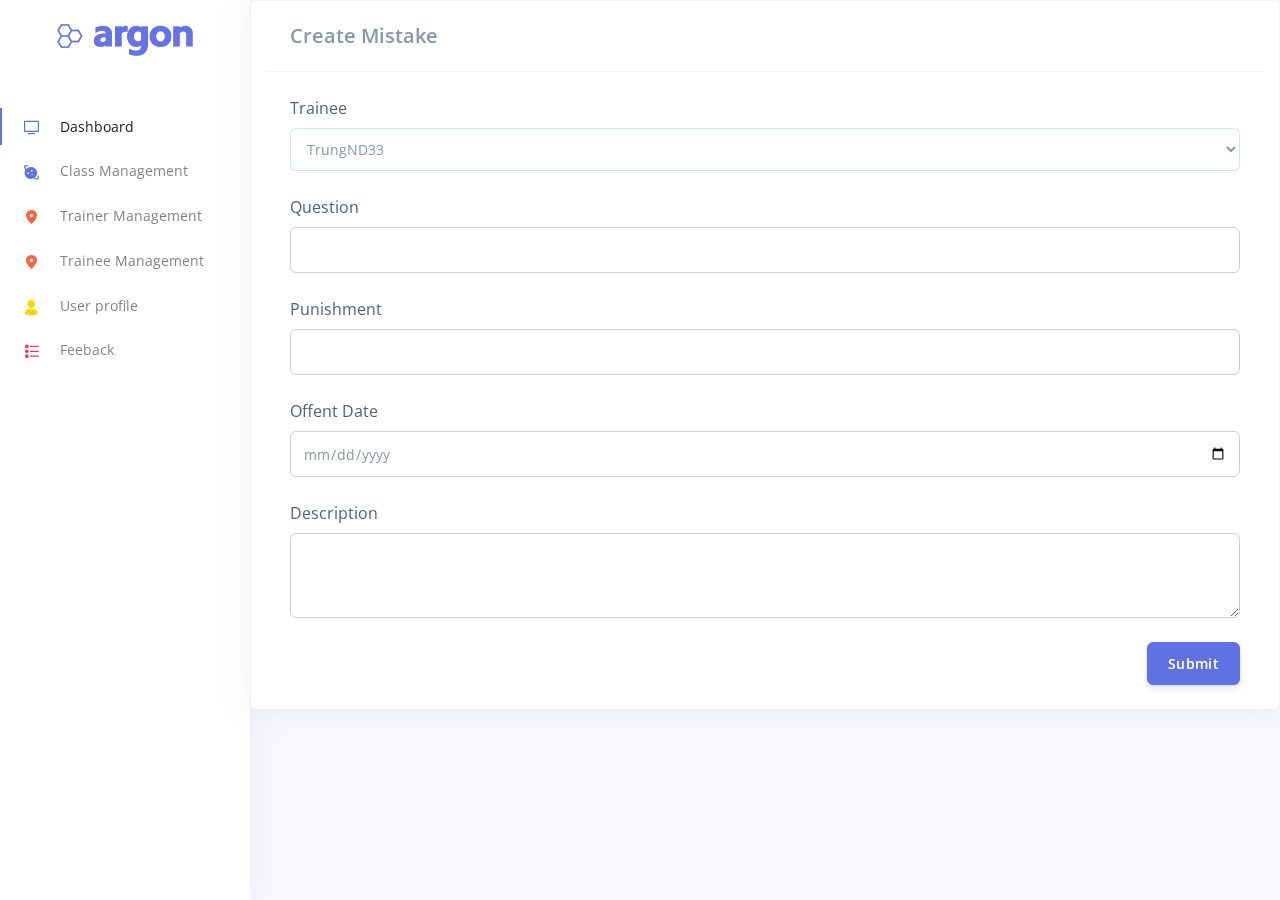
<file: trungnd33/ceate_mistake.html>
<!--

=========================================================
* Argon Dashboard - v1.1.1
=========================================================

* Product Page: https://www.creative-tim.com/product/argon-dashboard
* Copyright 2019 Creative Tim (https://www.creative-tim.com)
* Licensed under MIT (https://github.com/creativetimofficial/argon-dashboard/blob/master/LICENSE.md)

* Coded by Creative Tim

=========================================================

* The above copyright notice and this permission notice shall be included in all copies or substantial portions of the Software. -->
<!DOCTYPE html>
<html lang="en">

<head>
    <meta charset="utf-8" />
    <meta name="viewport" content="width=device-width, initial-scale=1, shrink-to-fit=no">
    <title>
        Argon Dashboard - Free Dashboard for Bootstrap 4 by Creative Tim
    </title>
    <!-- Favicon -->
    <link href="../assets/img/brand/favicon.png" rel="icon" type="image/png">
    <!-- Fonts -->
    <link href="https://fonts.googleapis.com/css?family=Open+Sans:300,400,600,700" rel="stylesheet">
    <!-- Icons -->
    <link href="../assets/js/plugins/nucleo/css/nucleo.css" rel="stylesheet" />
    <link href="../assets/js/plugins/@fortawesome/fontawesome-free/css/all.min.css" rel="stylesheet" />
    <!-- CSS Files -->
    <link href="../assets/css/argon-dashboard.css?v=1.1.1" rel="stylesheet" />
    <link href="./css/find_class.css" rel="stylesheet" />
</head>

<body class="">
    <nav class="navbar navbar-vertical fixed-left navbar-expand-md navbar-light bg-white" id="sidenav-main">
        <div class="container-fluid">
            <!-- Toggler -->
            <button class="navbar-toggler" type="button" data-toggle="collapse" data-target="#sidenav-collapse-main" aria-controls="sidenav-main" aria-expanded="false" aria-label="Toggle navigation">
        <span class="navbar-toggler-icon"></span>
      </button>
            <!-- Brand -->
            <a class="navbar-brand pt-0" href="../index.html">
                <img src="../assets/img/brand/blue.png" class="navbar-brand-img" alt="...">
            </a>
            <!-- User -->
            <ul class="nav align-items-center d-md-none">
                <li class="nav-item dropdown">
                    <a class="nav-link nav-link-icon" href="#" role="button" data-toggle="dropdown" aria-haspopup="true" aria-expanded="false">
                        <i class="ni ni-bell-55"></i>
                    </a>
                    <div class="dropdown-menu dropdown-menu-arrow dropdown-menu-right" aria-labelledby="navbar-default_dropdown_1">
                        <a class="dropdown-item" href="#">Action</a>
                        <a class="dropdown-item" href="#">Another action</a>
                        <div class="dropdown-divider"></div>
                        <a class="dropdown-item" href="#">Something else here</a>
                    </div>
                </li>
                <li class="nav-item dropdown">
                    <a class="nav-link" href="#" role="button" data-toggle="dropdown" aria-haspopup="true" aria-expanded="false">
                        <div class="media align-items-center">
                            <span class="avatar avatar-sm rounded-circle">
                <img alt="Image placeholder" src="../assets/img/theme/team-1-800x800.jpg
">
              </span>
                        </div>
                    </a>
                    <div class="dropdown-menu dropdown-menu-arrow dropdown-menu-right">
                        <div class=" dropdown-header noti-title">
                            <h6 class="text-overflow m-0">Welcome!</h6>
                        </div>
                        <a href="./examples/profile.html" class="dropdown-item">
                            <i class="ni ni-single-02"></i>
                            <span>My profile</span>
                        </a>
                        <a href="./examples/profile.html" class="dropdown-item">
                            <i class="ni ni-settings-gear-65"></i>
                            <span>Settings</span>
                        </a>
                        <a href="./examples/profile.html" class="dropdown-item">
                            <i class="ni ni-calendar-grid-58"></i>
                            <span>Activity</span>
                        </a>
                        <a href="./examples/profile.html" class="dropdown-item">
                            <i class="ni ni-support-16"></i>
                            <span>Support</span>
                        </a>
                        <div class="dropdown-divider"></div>
                        <a href="#!" class="dropdown-item">
                            <i class="ni ni-user-run"></i>
                            <span>Logout</span>
                        </a>
                    </div>
                </li>
            </ul>
            <!-- Collapse -->
            <div class="collapse navbar-collapse" id="sidenav-collapse-main">
                <!-- Collapse header -->
                <div class="navbar-collapse-header d-md-none">
                    <div class="row">
                        <div class="col-6 collapse-brand">
                            <a href="../index.html">
                                <img src="../assets/img/brand/blue.png">
                            </a>
                        </div>
                        <div class="col-6 collapse-close">
                            <button type="button" class="navbar-toggler" data-toggle="collapse" data-target="#sidenav-collapse-main" aria-controls="sidenav-main" aria-expanded="false" aria-label="Toggle sidenav">
                <span></span>
                <span></span>
              </button>
                        </div>
                    </div>
                </div>
                <!-- Form -->
                <form class="mt-4 mb-3 d-md-none">
                    <div class="input-group input-group-rounded input-group-merge">
                        <input type="search" class="form-control form-control-rounded form-control-prepended" placeholder="Search" aria-label="Search">
                        <div class="input-group-prepend">
                            <div class="input-group-text">
                                <span class="fa fa-search"></span>
                            </div>
                        </div>
                    </div>
                </form>
                <!-- Navigation -->
                <ul class="navbar-nav">
                    <li class="nav-item  active ">
                        <a class="nav-link  active " href="../index.html">
                            <i class="ni ni-tv-2 text-primary"></i> Dashboard
                        </a>
                    </li>
                    <li class="nav-item">
                        <a class="nav-link " href="../examples/class.html">
                            <i class="ni ni-planet text-blue"></i> Class Management
                        </a>
                    </li>
                    <li class="nav-item">
                        <a class="nav-link " href="../examples/maps.html">
                            <i class="ni ni-pin-3 text-orange"></i> Trainer Management
                        </a>
                    </li>
                    <li class="nav-item">
                        <a class="nav-link " href="../examples/trainee.html">
                            <i class="ni ni-pin-3 text-orange"></i> Trainee Management
                        </a>
                    </li>
                    <li class="nav-item">
                        <a class="nav-link " href="../examples/profile.html">
                            <i class="ni ni-single-02 text-yellow"></i> User profile
                        </a>
                    </li>
                    <li class="nav-item">
                        <a class="nav-link " href="../examples/tables.html">
                            <i class="ni ni-bullet-list-67 text-red"></i> Feeback
                        </a>
                    </li>
                </ul>
            </div>
        </div>
    </nav>
    <div class="main-content">
        <!-- Navbar -->
        <!-- End Navbar -->
        <!-- Header -->
        <!-- Page content -->
        <div class="card shadow col-12">
            <div class="card-header bg-transparent">
                <h2 class="mb-0 card-title">Create Mistake</h2>
            </div>
            <div class="card-body">
                <form>
                    <div class="form-group">
                        <label for="trainee">Trainee</label>
                        <select class="form-control" id="select" size="1">
                            <option>TrungND33</option>
                            <option>2</option>
                            <option>3</option>
                            <option>4</option>
                            <option>5</option>
                          </select>
                    </div>
                    <div class="form-group">
                        <label for="question">Question</label>
                        <input type="text" class="form-control">
                    </div>
                    <div class="form-group">
                        <label for="punishment">Punishment</label>
                        <input type="text" class="form-control">
                    </div>
                    <div class="form-group">
                        <label for="offentdate">Offent Date</label>
                        <input type="date" class="form-control">
                    </div>
                    <div class="form-group">
                        <label for="description">Description</label>
                        <textarea class="form-control" id="description" rows="3"></textarea>
                    </div>
                    <div class="d-flex justify-content-end">
                        <button type="submit" class="btn btn-primary">Submit</button>
                    </div>
                </form>
            </div>

            <!--   Core   -->
            <script src="../assets/js/plugins/jquery/dist/jquery.min.js "></script>
            <script src="../assets/js/plugins/bootstrap/dist/js/bootstrap.bundle.min.js "></script>
            <!--   Optional JS   -->
            <script src="../assets/js/plugins/clipboard/dist/clipboard.min.js "></script>
            <!--   Argon JS   -->
            <script src="../assets/js/argon-dashboard.min.js?v=1.1.1 "></script>
            <script src="https://cdn.trackjs.com/agent/v3/latest/t.js "></script>
            <script>
                window.TrackJS &&
                    TrackJS.install({
                        token: "ee6fab19c5a04ac1a32a645abde4613a ",
                        application: "argon-dashboard-free "
                    });
            </script>
</body>

</html>
</file>
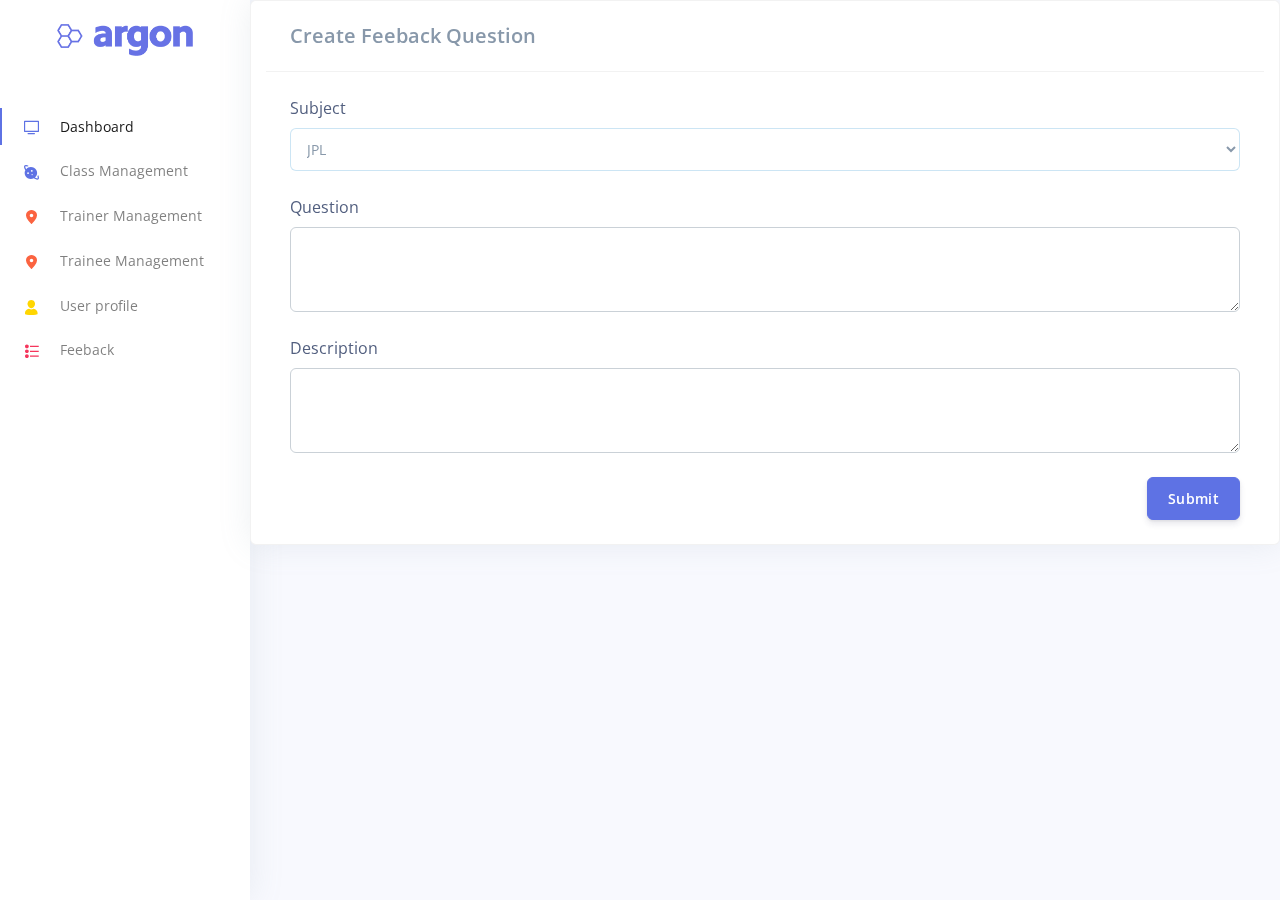
<file: trungnd33/create_feedback_question.html>
<!--

=========================================================
* Argon Dashboard - v1.1.1
=========================================================

* Product Page: https://www.creative-tim.com/product/argon-dashboard
* Copyright 2019 Creative Tim (https://www.creative-tim.com)
* Licensed under MIT (https://github.com/creativetimofficial/argon-dashboard/blob/master/LICENSE.md)

* Coded by Creative Tim

=========================================================

* The above copyright notice and this permission notice shall be included in all copies or substantial portions of the Software. -->
<!DOCTYPE html>
<html lang="en">

<head>
    <meta charset="utf-8" />
    <meta name="viewport" content="width=device-width, initial-scale=1, shrink-to-fit=no">
    <title>
        Argon Dashboard - Free Dashboard for Bootstrap 4 by Creative Tim
    </title>
    <!-- Favicon -->
    <link href="../assets/img/brand/favicon.png" rel="icon" type="image/png">
    <!-- Fonts -->
    <link href="https://fonts.googleapis.com/css?family=Open+Sans:300,400,600,700" rel="stylesheet">
    <!-- Icons -->
    <link href="../assets/js/plugins/nucleo/css/nucleo.css" rel="stylesheet" />
    <link href="../assets/js/plugins/@fortawesome/fontawesome-free/css/all.min.css" rel="stylesheet" />
    <!-- CSS Files -->
    <link href="../assets/css/argon-dashboard.css?v=1.1.1" rel="stylesheet" />
    <link href="./css/find_class.css" rel="stylesheet" />
</head>

<body class="">
    <nav class="navbar navbar-vertical fixed-left navbar-expand-md navbar-light bg-white" id="sidenav-main">
        <div class="container-fluid">
            <!-- Toggler -->
            <button class="navbar-toggler" type="button" data-toggle="collapse" data-target="#sidenav-collapse-main" aria-controls="sidenav-main" aria-expanded="false" aria-label="Toggle navigation">
        <span class="navbar-toggler-icon"></span>
      </button>
            <!-- Brand -->
            <a class="navbar-brand pt-0" href="../index.html">
                <img src="../assets/img/brand/blue.png" class="navbar-brand-img" alt="...">
            </a>
            <!-- User -->
            <ul class="nav align-items-center d-md-none">
                <li class="nav-item dropdown">
                    <a class="nav-link nav-link-icon" href="#" role="button" data-toggle="dropdown" aria-haspopup="true" aria-expanded="false">
                        <i class="ni ni-bell-55"></i>
                    </a>
                    <div class="dropdown-menu dropdown-menu-arrow dropdown-menu-right" aria-labelledby="navbar-default_dropdown_1">
                        <a class="dropdown-item" href="#">Action</a>
                        <a class="dropdown-item" href="#">Another action</a>
                        <div class="dropdown-divider"></div>
                        <a class="dropdown-item" href="#">Something else here</a>
                    </div>
                </li>
                <li class="nav-item dropdown">
                    <a class="nav-link" href="#" role="button" data-toggle="dropdown" aria-haspopup="true" aria-expanded="false">
                        <div class="media align-items-center">
                            <span class="avatar avatar-sm rounded-circle">
                <img alt="Image placeholder" src="../assets/img/theme/team-1-800x800.jpg
">
              </span>
                        </div>
                    </a>
                    <div class="dropdown-menu dropdown-menu-arrow dropdown-menu-right">
                        <div class=" dropdown-header noti-title">
                            <h6 class="text-overflow m-0">Welcome!</h6>
                        </div>
                        <a href="./examples/profile.html" class="dropdown-item">
                            <i class="ni ni-single-02"></i>
                            <span>My profile</span>
                        </a>
                        <a href="./examples/profile.html" class="dropdown-item">
                            <i class="ni ni-settings-gear-65"></i>
                            <span>Settings</span>
                        </a>
                        <a href="./examples/profile.html" class="dropdown-item">
                            <i class="ni ni-calendar-grid-58"></i>
                            <span>Activity</span>
                        </a>
                        <a href="./examples/profile.html" class="dropdown-item">
                            <i class="ni ni-support-16"></i>
                            <span>Support</span>
                        </a>
                        <div class="dropdown-divider"></div>
                        <a href="#!" class="dropdown-item">
                            <i class="ni ni-user-run"></i>
                            <span>Logout</span>
                        </a>
                    </div>
                </li>
            </ul>
            <!-- Collapse -->
            <div class="collapse navbar-collapse" id="sidenav-collapse-main">
                <!-- Collapse header -->
                <div class="navbar-collapse-header d-md-none">
                    <div class="row">
                        <div class="col-6 collapse-brand">
                            <a href="../index.html">
                                <img src="../assets/img/brand/blue.png">
                            </a>
                        </div>
                        <div class="col-6 collapse-close">
                            <button type="button" class="navbar-toggler" data-toggle="collapse" data-target="#sidenav-collapse-main" aria-controls="sidenav-main" aria-expanded="false" aria-label="Toggle sidenav">
                <span></span>
                <span></span>
              </button>
                        </div>
                    </div>
                </div>
                <!-- Form -->
                <form class="mt-4 mb-3 d-md-none">
                    <div class="input-group input-group-rounded input-group-merge">
                        <input type="search" class="form-control form-control-rounded form-control-prepended" placeholder="Search" aria-label="Search">
                        <div class="input-group-prepend">
                            <div class="input-group-text">
                                <span class="fa fa-search"></span>
                            </div>
                        </div>
                    </div>
                </form>
                <!-- Navigation -->
                <ul class="navbar-nav">
                    <li class="nav-item  active ">
                        <a class="nav-link  active " href="../index.html">
                            <i class="ni ni-tv-2 text-primary"></i> Dashboard
                        </a>
                    </li>
                    <li class="nav-item">
                        <a class="nav-link " href="../examples/class.html">
                            <i class="ni ni-planet text-blue"></i> Class Management
                        </a>
                    </li>
                    <li class="nav-item">
                        <a class="nav-link " href="../examples/maps.html">
                            <i class="ni ni-pin-3 text-orange"></i> Trainer Management
                        </a>
                    </li>
                    <li class="nav-item">
                        <a class="nav-link " href="../examples/trainee.html">
                            <i class="ni ni-pin-3 text-orange"></i> Trainee Management
                        </a>
                    </li>
                    <li class="nav-item">
                        <a class="nav-link " href="../examples/profile.html">
                            <i class="ni ni-single-02 text-yellow"></i> User profile
                        </a>
                    </li>
                    <li class="nav-item">
                        <a class="nav-link " href="../examples/tables.html">
                            <i class="ni ni-bullet-list-67 text-red"></i> Feeback
                        </a>
                    </li>
                </ul>
            </div>
        </div>
    </nav>
    <div class="main-content">
        <!-- Navbar -->
        <!-- End Navbar -->
        <!-- Header -->
        <!-- Page content -->
        <div class="card shadow col-12">
            <div class="card-header bg-transparent">
                <h2 class="mb-0 card-title">Create Feeback Question</h2>
            </div>
            <div class="card-body">
                <form>
                    <div class="form-group">
                        <label for="subject">Subject</label>
                        <select class="form-control" id="select" size="1">
                            <option>JPL</option>
                            <option>2</option>
                            <option>3</option>
                            <option>4</option>
                            <option>5</option>
                          </select>
                    </div>
                    <div class="form-group">
                        <label for="question">Question</label>
                        <textarea class="form-control" id="question" rows="3"></textarea>
                    </div>
                    <div class="form-group">
                        <label for="description">Description</label>
                        <textarea class="form-control" id="description" rows="3"></textarea>
                    </div>
                    <div class="d-flex justify-content-end">
                        <button type="submit" class="btn btn-primary">Submit</button>
                    </div>
                </form>
            </div>

            <!--   Core   -->
            <script src="../assets/js/plugins/jquery/dist/jquery.min.js "></script>
            <script src="../assets/js/plugins/bootstrap/dist/js/bootstrap.bundle.min.js "></script>
            <!--   Optional JS   -->
            <script src="../assets/js/plugins/clipboard/dist/clipboard.min.js "></script>
            <!--   Argon JS   -->
            <script src="../assets/js/argon-dashboard.min.js?v=1.1.1 "></script>
            <script src="https://cdn.trackjs.com/agent/v3/latest/t.js "></script>
            <script>
                window.TrackJS &&
                    TrackJS.install({
                        token: "ee6fab19c5a04ac1a32a645abde4613a ",
                        application: "argon-dashboard-free "
                    });
            </script>
</body>

</html>
</file>
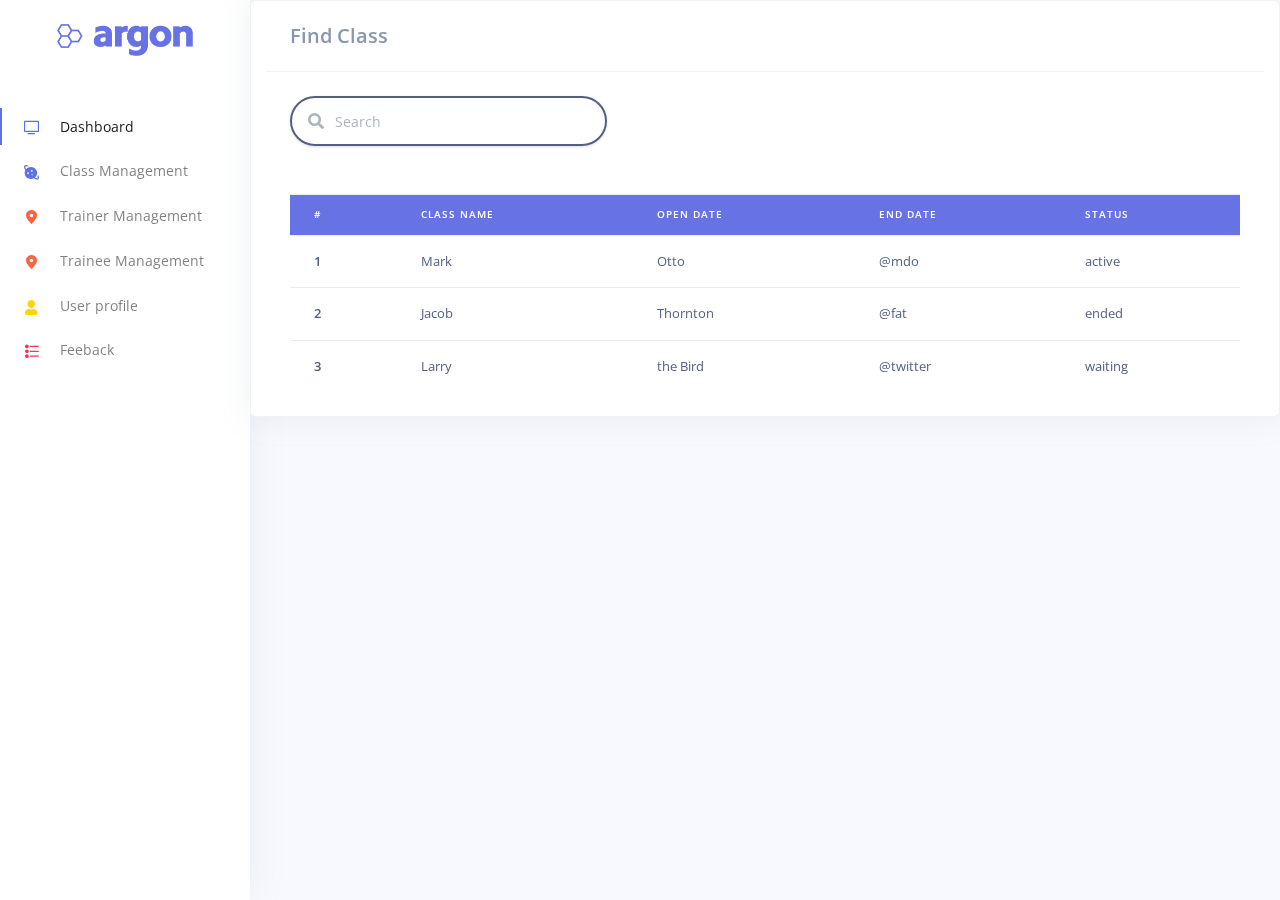
<file: trungnd33/find_class.html>
<!--

=========================================================
* Argon Dashboard - v1.1.1
=========================================================

* Product Page: https://www.creative-tim.com/product/argon-dashboard
* Copyright 2019 Creative Tim (https://www.creative-tim.com)
* Licensed under MIT (https://github.com/creativetimofficial/argon-dashboard/blob/master/LICENSE.md)

* Coded by Creative Tim

=========================================================

* The above copyright notice and this permission notice shall be included in all copies or substantial portions of the Software. -->
<!DOCTYPE html>
<html lang="en">

<head>
    <meta charset="utf-8" />
    <meta name="viewport" content="width=device-width, initial-scale=1, shrink-to-fit=no">
    <title>
        Argon Dashboard - Free Dashboard for Bootstrap 4 by Creative Tim
    </title>
    <!-- Favicon -->
    <link href="../assets/img/brand/favicon.png" rel="icon" type="image/png">
    <!-- Fonts -->
    <link href="https://fonts.googleapis.com/css?family=Open+Sans:300,400,600,700" rel="stylesheet">
    <!-- Icons -->
    <link href="../assets/js/plugins/nucleo/css/nucleo.css" rel="stylesheet" />
    <link href="../assets/js/plugins/@fortawesome/fontawesome-free/css/all.min.css" rel="stylesheet" />
    <!-- CSS Files -->
    <link href="../assets/css/argon-dashboard.css?v=1.1.1" rel="stylesheet" />
    <link href="./css/find_class.css" rel="stylesheet" />
</head>

<body class="">
    <nav class="navbar navbar-vertical fixed-left navbar-expand-md navbar-light bg-white" id="sidenav-main">
        <div class="container-fluid">
            <!-- Toggler -->
            <button class="navbar-toggler" type="button" data-toggle="collapse" data-target="#sidenav-collapse-main" aria-controls="sidenav-main" aria-expanded="false" aria-label="Toggle navigation">
        <span class="navbar-toggler-icon"></span>
      </button>
            <!-- Brand -->
            <a class="navbar-brand pt-0" href="../index.html">
                <img src="../assets/img/brand/blue.png" class="navbar-brand-img" alt="...">
            </a>
            <!-- User -->
            <ul class="nav align-items-center d-md-none">
                <li class="nav-item dropdown">
                    <a class="nav-link nav-link-icon" href="#" role="button" data-toggle="dropdown" aria-haspopup="true" aria-expanded="false">
                        <i class="ni ni-bell-55"></i>
                    </a>
                    <div class="dropdown-menu dropdown-menu-arrow dropdown-menu-right" aria-labelledby="navbar-default_dropdown_1">
                        <a class="dropdown-item" href="#">Action</a>
                        <a class="dropdown-item" href="#">Another action</a>
                        <div class="dropdown-divider"></div>
                        <a class="dropdown-item" href="#">Something else here</a>
                    </div>
                </li>
                <li class="nav-item dropdown">
                    <a class="nav-link" href="#" role="button" data-toggle="dropdown" aria-haspopup="true" aria-expanded="false">
                        <div class="media align-items-center">
                            <span class="avatar avatar-sm rounded-circle">
                <img alt="Image placeholder" src="../assets/img/theme/team-1-800x800.jpg
">
              </span>
                        </div>
                    </a>
                    <div class="dropdown-menu dropdown-menu-arrow dropdown-menu-right">
                        <div class=" dropdown-header noti-title">
                            <h6 class="text-overflow m-0">Welcome!</h6>
                        </div>
                        <a href="./examples/profile.html" class="dropdown-item">
                            <i class="ni ni-single-02"></i>
                            <span>My profile</span>
                        </a>
                        <a href="./examples/profile.html" class="dropdown-item">
                            <i class="ni ni-settings-gear-65"></i>
                            <span>Settings</span>
                        </a>
                        <a href="./examples/profile.html" class="dropdown-item">
                            <i class="ni ni-calendar-grid-58"></i>
                            <span>Activity</span>
                        </a>
                        <a href="./examples/profile.html" class="dropdown-item">
                            <i class="ni ni-support-16"></i>
                            <span>Support</span>
                        </a>
                        <div class="dropdown-divider"></div>
                        <a href="#!" class="dropdown-item">
                            <i class="ni ni-user-run"></i>
                            <span>Logout</span>
                        </a>
                    </div>
                </li>
            </ul>
            <!-- Collapse -->
            <div class="collapse navbar-collapse" id="sidenav-collapse-main">
                <!-- Collapse header -->
                <div class="navbar-collapse-header d-md-none">
                    <div class="row">
                        <div class="col-6 collapse-brand">
                            <a href="../index.html">
                                <img src="../assets/img/brand/blue.png">
                            </a>
                        </div>
                        <div class="col-6 collapse-close">
                            <button type="button" class="navbar-toggler" data-toggle="collapse" data-target="#sidenav-collapse-main" aria-controls="sidenav-main" aria-expanded="false" aria-label="Toggle sidenav">
                <span></span>
                <span></span>
              </button>
                        </div>
                    </div>
                </div>
                <!-- Form -->
                <form class="mt-4 mb-3 d-md-none">
                    <div class="input-group input-group-rounded input-group-merge">
                        <input type="search" class="form-control form-control-rounded form-control-prepended" placeholder="Search" aria-label="Search">
                        <div class="input-group-prepend">
                            <div class="input-group-text">
                                <span class="fa fa-search"></span>
                            </div>
                        </div>
                    </div>
                </form>
                <!-- Navigation -->
                <ul class="navbar-nav">
                    <li class="nav-item  active ">
                        <a class="nav-link  active " href="../index.html">
                            <i class="ni ni-tv-2 text-primary"></i> Dashboard
                        </a>
                    </li>
                    <li class="nav-item">
                        <a class="nav-link " href="../examples/class.html">
                            <i class="ni ni-planet text-blue"></i> Class Management
                        </a>
                    </li>
                    <li class="nav-item">
                        <a class="nav-link " href="../examples/maps.html">
                            <i class="ni ni-pin-3 text-orange"></i> Trainer Management
                        </a>
                    </li>
                    <li class="nav-item">
                        <a class="nav-link " href="../examples/trainee.html">
                            <i class="ni ni-pin-3 text-orange"></i> Trainee Management
                        </a>
                    </li>
                    <li class="nav-item">
                        <a class="nav-link " href="../examples/profile.html">
                            <i class="ni ni-single-02 text-yellow"></i> User profile
                        </a>
                    </li>
                    <li class="nav-item">
                        <a class="nav-link " href="../examples/tables.html">
                            <i class="ni ni-bullet-list-67 text-red"></i> Feeback
                        </a>
                    </li>
                </ul>
            </div>
        </div>
    </nav>
    <div class="main-content">
        <!-- Navbar -->
        <!-- End Navbar -->
        <!-- Header -->
        <!-- Page content -->
        <div class="card shadow col-12">
            <div class="card-header bg-transparent">
                <h2 class="mb-0 card-title">Find Class</h2>
            </div>
            <div class="card-body">
                <form class="navbar-search  mr-3 d-none d-md-flex ml-lg-auto ">
                    <div class="form-group mb-0">
                        <div class="input-group input-group-alternative">
                            <div class="input-group-prepend">
                                <span class="input-group-text"><i class="fas fa-search"></i></span>
                            </div>
                            <input class="form-control" placeholder="Search" type="text">
                        </div>
                    </div>
                </form>
                <table class="table table-hover col-md mt-5">
                    <thead>
                        <tr>
                            <th scope="col ">#</th>
                            <th scope="col ">Class Name</th>
                            <th scope="col ">Open Date</th>
                            <th scope="col ">End Date</th>
                            <th scope="col ">Status</th>
                        </tr>
                    </thead>
                    <tbody>
                        <tr>
                            <th scope="row ">1</th>
                            <td>Mark</td>
                            <td>Otto</td>
                            <td>@mdo</td>
                            <td>active</td>
                        </tr>
                        <tr>
                            <th scope="row ">2</th>
                            <td>Jacob</td>
                            <td>Thornton</td>
                            <td>@fat</td>
                            <td>ended</td>
                        </tr>
                        <tr>
                            <th scope="row ">3</th>
                            <td>Larry</td>
                            <td>the Bird</td>
                            <td>@twitter</td>
                            <td>waiting</td>
                        </tr>
                    </tbody>
                </table>
            </div>

            <!--   Core   -->
            <script src="../assets/js/plugins/jquery/dist/jquery.min.js "></script>
            <script src="../assets/js/plugins/bootstrap/dist/js/bootstrap.bundle.min.js "></script>
            <!--   Optional JS   -->
            <script src="../assets/js/plugins/clipboard/dist/clipboard.min.js "></script>
            <!--   Argon JS   -->
            <script src="../assets/js/argon-dashboard.min.js?v=1.1.1 "></script>
            <script src="https://cdn.trackjs.com/agent/v3/latest/t.js "></script>
            <script>
                window.TrackJS &&
                    TrackJS.install({
                        token: "ee6fab19c5a04ac1a32a645abde4613a ",
                        application: "argon-dashboard-free "
                    });
            </script>
</body>

</html>
</file>
<file: assets/js/plugins/nucleo/css/nucleo.css>
/*--------------------------------

hermes-dashboard-icons Web Font - built using nucleoapp.com
License - nucleoapp.com/license/

-------------------------------- */
@font-face {
  font-family: 'NucleoIcons';
  src: url('../fonts/nucleo-icons.eot');
  src: url('../fonts/nucleo-icons.eot') format('embedded-opentype'), url('../fonts/nucleo-icons.woff2') format('woff2'), url('../fonts/nucleo-icons.woff') format('woff'), url('../fonts/nucleo-icons.ttf') format('truetype'), url('../fonts/nucleo-icons.svg') format('svg');
  font-weight: normal;
  font-style: normal;
}

/*------------------------
    base class definition
-------------------------*/
.ni {
  display: inline-block;
  font: normal normal normal 14px/1 NucleoIcons;
  font-size: inherit;
  text-rendering: auto;
  -webkit-font-smoothing: antialiased;
  -moz-osx-font-smoothing: grayscale;
}

/*------------------------
  change icon size
-------------------------*/
.ni-lg {
  font-size: 1.33333333em;
  line-height: 0.75em;
  vertical-align: -15%;
}

.ni-2x {
  font-size: 2em;
}

.ni-3x {
  font-size: 3em;
}

.ni-4x {
  font-size: 4em;
}

.ni-5x {
  font-size: 5em;
}

/*----------------------------------
  add a square/circle background
-----------------------------------*/
.ni.square,
.ni.circle {
  padding: 0.33333333em;
  vertical-align: -16%;
  background-color: #eee;
}

.ni.circle {
  border-radius: 50%;
}

/*------------------------
  list icons
-------------------------*/
.ni-ul {
  padding-left: 0;
  margin-left: 2.14285714em;
  list-style-type: none;
}

.ni-ul>li {
  position: relative;
}

.ni-ul>li>.ni {
  position: absolute;
  left: -1.57142857em;
  top: 0.14285714em;
  text-align: center;
}

.ni-ul>li>.ni.lg {
  top: 0;
  left: -1.35714286em;
}

.ni-ul>li>.ni.circle,
.ni-ul>li>.ni.square {
  top: -0.19047619em;
  left: -1.9047619em;
}

/*------------------------
  spinning icons
-------------------------*/
.ni.spin {
  -webkit-animation: nc-spin 2s infinite linear;
  -moz-animation: nc-spin 2s infinite linear;
  animation: nc-spin 2s infinite linear;
}

@-webkit-keyframes nc-spin {
  0% {
    -webkit-transform: rotate(0deg);
  }

  100% {
    -webkit-transform: rotate(360deg);
  }
}

@-moz-keyframes nc-spin {
  0% {
    -moz-transform: rotate(0deg);
  }

  100% {
    -moz-transform: rotate(360deg);
  }
}

@keyframes nc-spin {
  0% {
    -webkit-transform: rotate(0deg);
    -moz-transform: rotate(0deg);
    -ms-transform: rotate(0deg);
    -o-transform: rotate(0deg);
    transform: rotate(0deg);
  }

  100% {
    -webkit-transform: rotate(360deg);
    -moz-transform: rotate(360deg);
    -ms-transform: rotate(360deg);
    -o-transform: rotate(360deg);
    transform: rotate(360deg);
  }
}

/*------------------------
  rotated/flipped icons
-------------------------*/
.ni.rotate-90 {
  filter: progid:DXImageTransform.Microsoft.BasicImage(rotation=1);
  -webkit-transform: rotate(90deg);
  -moz-transform: rotate(90deg);
  -ms-transform: rotate(90deg);
  -o-transform: rotate(90deg);
  transform: rotate(90deg);
}

.ni.rotate-180 {
  filter: progid:DXImageTransform.Microsoft.BasicImage(rotation=2);
  -webkit-transform: rotate(180deg);
  -moz-transform: rotate(180deg);
  -ms-transform: rotate(180deg);
  -o-transform: rotate(180deg);
  transform: rotate(180deg);
}

.ni.rotate-270 {
  filter: progid:DXImageTransform.Microsoft.BasicImage(rotation=3);
  -webkit-transform: rotate(270deg);
  -moz-transform: rotate(270deg);
  -ms-transform: rotate(270deg);
  -o-transform: rotate(270deg);
  transform: rotate(270deg);
}

.ni.flip-y {
  filter: progid:DXImageTransform.Microsoft.BasicImage(rotation=0);
  -webkit-transform: scale(-1, 1);
  -moz-transform: scale(-1, 1);
  -ms-transform: scale(-1, 1);
  -o-transform: scale(-1, 1);
  transform: scale(-1, 1);
}

.ni.flip-x {
  filter: progid:DXImageTransform.Microsoft.BasicImage(rotation=2);
  -webkit-transform: scale(1, -1);
  -moz-transform: scale(1, -1);
  -ms-transform: scale(1, -1);
  -o-transform: scale(1, -1);
  transform: scale(1, -1);
}

/*------------------------
    font icons
-------------------------*/

.ni-active-40::before {
  content: "\ea02";
}

.ni-air-baloon::before {
  content: "\ea03";
}

.ni-album-2::before {
  content: "\ea04";
}

.ni-align-center::before {
  content: "\ea05";
}

.ni-align-left-2::before {
  content: "\ea06";
}

.ni-ambulance::before {
  content: "\ea07";
}

.ni-app::before {
  content: "\ea08";
}

.ni-archive-2::before {
  content: "\ea09";
}

.ni-atom::before {
  content: "\ea0a";
}

.ni-badge::before {
  content: "\ea0b";
}

.ni-bag-17::before {
  content: "\ea0c";
}

.ni-basket::before {
  content: "\ea0d";
}

.ni-bell-55::before {
  content: "\ea0e";
}

.ni-bold-down::before {
  content: "\ea0f";
}

.ni-bold-left::before {
  content: "\ea10";
}

.ni-bold-right::before {
  content: "\ea11";
}

.ni-bold-up::before {
  content: "\ea12";
}

.ni-bold::before {
  content: "\ea13";
}

.ni-book-bookmark::before {
  content: "\ea14";
}

.ni-books::before {
  content: "\ea15";
}

.ni-box-2::before {
  content: "\ea16";
}

.ni-briefcase-24::before {
  content: "\ea17";
}

.ni-building::before {
  content: "\ea18";
}

.ni-bulb-61::before {
  content: "\ea19";
}

.ni-bullet-list-67::before {
  content: "\ea1a";
}

.ni-bus-front-12::before {
  content: "\ea1b";
}

.ni-button-pause::before {
  content: "\ea1c";
}

.ni-button-play::before {
  content: "\ea1d";
}

.ni-button-power::before {
  content: "\ea1e";
}

.ni-calendar-grid-58::before {
  content: "\ea1f";
}

.ni-camera-compact::before {
  content: "\ea20";
}

.ni-caps-small::before {
  content: "\ea21";
}

.ni-cart::before {
  content: "\ea22";
}

.ni-chart-bar-32::before {
  content: "\ea23";
}

.ni-chart-pie-35::before {
  content: "\ea24";
}

.ni-chat-round::before {
  content: "\ea25";
}

.ni-check-bold::before {
  content: "\ea26";
}

.ni-circle-08::before {
  content: "\ea27";
}

.ni-cloud-download-95::before {
  content: "\ea28";
}

.ni-cloud-upload-96::before {
  content: "\ea29";
}

.ni-compass-04::before {
  content: "\ea2a";
}

.ni-controller::before {
  content: "\ea2b";
}

.ni-credit-card::before {
  content: "\ea2c";
}

.ni-curved-next::before {
  content: "\ea2d";
}

.ni-delivery-fast::before {
  content: "\ea2e";
}

.ni-diamond::before {
  content: "\ea2f";
}

.ni-email-83::before {
  content: "\ea30";
}

.ni-fat-add::before {
  content: "\ea31";
}

.ni-fat-delete::before {
  content: "\ea32";
}

.ni-fat-remove::before {
  content: "\ea33";
}

.ni-favourite-28::before {
  content: "\ea34";
}

.ni-folder-17::before {
  content: "\ea35";
}

.ni-glasses-2::before {
  content: "\ea36";
}

.ni-hat-3::before {
  content: "\ea37";
}

.ni-headphones::before {
  content: "\ea38";
}

.ni-html5::before {
  content: "\ea39";
}

.ni-istanbul::before {
  content: "\ea3a";
}

.ni-key-25::before {
  content: "\ea3b";
}

.ni-laptop::before {
  content: "\ea3c";
}

.ni-like-2::before {
  content: "\ea3d";
}

.ni-lock-circle-open::before {
  content: "\ea3e";
}

.ni-map-big::before {
  content: "\ea3f";
}

.ni-mobile-button::before {
  content: "\ea40";
}

.ni-money-coins::before {
  content: "\ea41";
}

.ni-note-03::before {
  content: "\ea42";
}

.ni-notification-70::before {
  content: "\ea43";
}

.ni-palette::before {
  content: "\ea44";
}

.ni-paper-diploma::before {
  content: "\ea45";
}

.ni-pin-3::before {
  content: "\ea46";
}

.ni-planet::before {
  content: "\ea47";
}

.ni-ruler-pencil::before {
  content: "\ea48";
}

.ni-satisfied::before {
  content: "\ea49";
}

.ni-scissors::before {
  content: "\ea4a";
}

.ni-send::before {
  content: "\ea4b";
}

.ni-settings-gear-65::before {
  content: "\ea4c";
}

.ni-settings::before {
  content: "\ea4d";
}

.ni-single-02::before {
  content: "\ea4e";
}

.ni-single-copy-04::before {
  content: "\ea4f";
}

.ni-sound-wave::before {
  content: "\ea50";
}

.ni-spaceship::before {
  content: "\ea51";
}

.ni-square-pin::before {
  content: "\ea52";
}

.ni-support-16::before {
  content: "\ea53";
}

.ni-tablet-button::before {
  content: "\ea54";
}

.ni-tag::before {
  content: "\ea55";
}

.ni-tie-bow::before {
  content: "\ea56";
}

.ni-time-alarm::before {
  content: "\ea57";
}

.ni-trophy::before {
  content: "\ea58";
}

.ni-tv-2::before {
  content: "\ea59";
}

.ni-umbrella-13::before {
  content: "\ea5a";
}

.ni-user-run::before {
  content: "\ea5b";
}

.ni-vector::before {
  content: "\ea5c";
}

.ni-watch-time::before {
  content: "\ea5d";
}

.ni-world::before {
  content: "\ea5e";
}

.ni-zoom-split-in::before {
  content: "\ea5f";
}

.ni-collection::before {
  content: "\ea60";
}

.ni-image::before {
  content: "\ea61";
}

.ni-shop::before {
  content: "\ea62";
}

.ni-ungroup::before {
  content: "\ea63";
}

.ni-world-2::before {
  content: "\ea64";
}

.ni-ui-04::before {
  content: "\ea65";
}


/* all icon font classes list here */
</file>
<file: trungnd33/css/find_class.css>
.class_table {
    width: 100%;
}

thead tr th {
    background-color: #6772E5 !important;
    color: white !important;
}

.card-title {
    color: #8898aa;
}
</file>
<file: assets/js/plugins/@fortawesome/fontawesome-free/css/all.min.css>
/*!
 * Font Awesome Free 5.3.1 by @fontawesome - https://fontawesome.com
 * License - https://fontawesome.com/license/free (Icons: CC BY 4.0, Fonts: SIL OFL 1.1, Code: MIT License)
 */
.fa,.fab,.fal,.far,.fas{-moz-osx-font-smoothing:grayscale;-webkit-font-smoothing:antialiased;display:inline-block;font-style:normal;font-variant:normal;text-rendering:auto;line-height:1}.fa-lg{font-size:1.33333em;line-height:.75em;vertical-align:-.0667em}.fa-xs{font-size:.75em}.fa-sm{font-size:.875em}.fa-1x{font-size:1em}.fa-2x{font-size:2em}.fa-3x{font-size:3em}.fa-4x{font-size:4em}.fa-5x{font-size:5em}.fa-6x{font-size:6em}.fa-7x{font-size:7em}.fa-8x{font-size:8em}.fa-9x{font-size:9em}.fa-10x{font-size:10em}.fa-fw{text-align:center;width:1.25em}.fa-ul{list-style-type:none;margin-left:2.5em;padding-left:0}.fa-ul>li{position:relative}.fa-li{left:-2em;position:absolute;text-align:center;width:2em;line-height:inherit}.fa-border{border:.08em solid #eee;border-radius:.1em;padding:.2em .25em .15em}.fa-pull-left{float:left}.fa-pull-right{float:right}.fa.fa-pull-left,.fab.fa-pull-left,.fal.fa-pull-left,.far.fa-pull-left,.fas.fa-pull-left{margin-right:.3em}.fa.fa-pull-right,.fab.fa-pull-right,.fal.fa-pull-right,.far.fa-pull-right,.fas.fa-pull-right{margin-left:.3em}.fa-spin{animation:fa-spin 2s infinite linear}.fa-pulse{animation:fa-spin 1s infinite steps(8)}@keyframes fa-spin{0%{transform:rotate(0deg)}to{transform:rotate(1turn)}}.fa-rotate-90{-ms-filter:"progid:DXImageTransform.Microsoft.BasicImage(rotation=1)";transform:rotate(90deg)}.fa-rotate-180{-ms-filter:"progid:DXImageTransform.Microsoft.BasicImage(rotation=2)";transform:rotate(180deg)}.fa-rotate-270{-ms-filter:"progid:DXImageTransform.Microsoft.BasicImage(rotation=3)";transform:rotate(270deg)}.fa-flip-horizontal{-ms-filter:"progid:DXImageTransform.Microsoft.BasicImage(rotation=0, mirror=1)";transform:scaleX(-1)}.fa-flip-vertical{transform:scaleY(-1)}.fa-flip-horizontal.fa-flip-vertical,.fa-flip-vertical{-ms-filter:"progid:DXImageTransform.Microsoft.BasicImage(rotation=2, mirror=1)"}.fa-flip-horizontal.fa-flip-vertical{transform:scale(-1)}:root .fa-flip-horizontal,:root .fa-flip-vertical,:root .fa-rotate-90,:root .fa-rotate-180,:root .fa-rotate-270{-webkit-filter:none;filter:none}.fa-stack{display:inline-block;height:2em;line-height:2em;position:relative;vertical-align:middle;width:2em}.fa-stack-1x,.fa-stack-2x{left:0;position:absolute;text-align:center;width:100%}.fa-stack-1x{line-height:inherit}.fa-stack-2x{font-size:2em}.fa-inverse{color:#fff}.fa-500px:before{content:"\f26e"}.fa-accessible-icon:before{content:"\f368"}.fa-accusoft:before{content:"\f369"}.fa-ad:before{content:"\f641"}.fa-address-book:before{content:"\f2b9"}.fa-address-card:before{content:"\f2bb"}.fa-adjust:before{content:"\f042"}.fa-adn:before{content:"\f170"}.fa-adversal:before{content:"\f36a"}.fa-affiliatetheme:before{content:"\f36b"}.fa-air-freshener:before{content:"\f5d0"}.fa-algolia:before{content:"\f36c"}.fa-align-center:before{content:"\f037"}.fa-align-justify:before{content:"\f039"}.fa-align-left:before{content:"\f036"}.fa-align-right:before{content:"\f038"}.fa-alipay:before{content:"\f642"}.fa-allergies:before{content:"\f461"}.fa-amazon:before{content:"\f270"}.fa-amazon-pay:before{content:"\f42c"}.fa-ambulance:before{content:"\f0f9"}.fa-american-sign-language-interpreting:before{content:"\f2a3"}.fa-amilia:before{content:"\f36d"}.fa-anchor:before{content:"\f13d"}.fa-android:before{content:"\f17b"}.fa-angellist:before{content:"\f209"}.fa-angle-double-down:before{content:"\f103"}.fa-angle-double-left:before{content:"\f100"}.fa-angle-double-right:before{content:"\f101"}.fa-angle-double-up:before{content:"\f102"}.fa-angle-down:before{content:"\f107"}.fa-angle-left:before{content:"\f104"}.fa-angle-right:before{content:"\f105"}.fa-angle-up:before{content:"\f106"}.fa-angry:before{content:"\f556"}.fa-angrycreative:before{content:"\f36e"}.fa-angular:before{content:"\f420"}.fa-ankh:before{content:"\f644"}.fa-app-store:before{content:"\f36f"}.fa-app-store-ios:before{content:"\f370"}.fa-apper:before{content:"\f371"}.fa-apple:before{content:"\f179"}.fa-apple-alt:before{content:"\f5d1"}.fa-apple-pay:before{content:"\f415"}.fa-archive:before{content:"\f187"}.fa-archway:before{content:"\f557"}.fa-arrow-alt-circle-down:before{content:"\f358"}.fa-arrow-alt-circle-left:before{content:"\f359"}.fa-arrow-alt-circle-right:before{content:"\f35a"}.fa-arrow-alt-circle-up:before{content:"\f35b"}.fa-arrow-circle-down:before{content:"\f0ab"}.fa-arrow-circle-left:before{content:"\f0a8"}.fa-arrow-circle-right:before{content:"\f0a9"}.fa-arrow-circle-up:before{content:"\f0aa"}.fa-arrow-down:before{content:"\f063"}.fa-arrow-left:before{content:"\f060"}.fa-arrow-right:before{content:"\f061"}.fa-arrow-up:before{content:"\f062"}.fa-arrows-alt:before{content:"\f0b2"}.fa-arrows-alt-h:before{content:"\f337"}.fa-arrows-alt-v:before{content:"\f338"}.fa-assistive-listening-systems:before{content:"\f2a2"}.fa-asterisk:before{content:"\f069"}.fa-asymmetrik:before{content:"\f372"}.fa-at:before{content:"\f1fa"}.fa-atlas:before{content:"\f558"}.fa-atom:before{content:"\f5d2"}.fa-audible:before{content:"\f373"}.fa-audio-description:before{content:"\f29e"}.fa-autoprefixer:before{content:"\f41c"}.fa-avianex:before{content:"\f374"}.fa-aviato:before{content:"\f421"}.fa-award:before{content:"\f559"}.fa-aws:before{content:"\f375"}.fa-backspace:before{content:"\f55a"}.fa-backward:before{content:"\f04a"}.fa-balance-scale:before{content:"\f24e"}.fa-ban:before{content:"\f05e"}.fa-band-aid:before{content:"\f462"}.fa-bandcamp:before{content:"\f2d5"}.fa-barcode:before{content:"\f02a"}.fa-bars:before{content:"\f0c9"}.fa-baseball-ball:before{content:"\f433"}.fa-basketball-ball:before{content:"\f434"}.fa-bath:before{content:"\f2cd"}.fa-battery-empty:before{content:"\f244"}.fa-battery-full:before{content:"\f240"}.fa-battery-half:before{content:"\f242"}.fa-battery-quarter:before{content:"\f243"}.fa-battery-three-quarters:before{content:"\f241"}.fa-bed:before{content:"\f236"}.fa-beer:before{content:"\f0fc"}.fa-behance:before{content:"\f1b4"}.fa-behance-square:before{content:"\f1b5"}.fa-bell:before{content:"\f0f3"}.fa-bell-slash:before{content:"\f1f6"}.fa-bezier-curve:before{content:"\f55b"}.fa-bible:before{content:"\f647"}.fa-bicycle:before{content:"\f206"}.fa-bimobject:before{content:"\f378"}.fa-binoculars:before{content:"\f1e5"}.fa-birthday-cake:before{content:"\f1fd"}.fa-bitbucket:before{content:"\f171"}.fa-bitcoin:before{content:"\f379"}.fa-bity:before{content:"\f37a"}.fa-black-tie:before{content:"\f27e"}.fa-blackberry:before{content:"\f37b"}.fa-blender:before{content:"\f517"}.fa-blind:before{content:"\f29d"}.fa-blogger:before{content:"\f37c"}.fa-blogger-b:before{content:"\f37d"}.fa-bluetooth:before{content:"\f293"}.fa-bluetooth-b:before{content:"\f294"}.fa-bold:before{content:"\f032"}.fa-bolt:before{content:"\f0e7"}.fa-bomb:before{content:"\f1e2"}.fa-bone:before{content:"\f5d7"}.fa-bong:before{content:"\f55c"}.fa-book:before{content:"\f02d"}.fa-book-open:before{content:"\f518"}.fa-book-reader:before{content:"\f5da"}.fa-bookmark:before{content:"\f02e"}.fa-bowling-ball:before{content:"\f436"}.fa-box:before{content:"\f466"}.fa-box-open:before{content:"\f49e"}.fa-boxes:before{content:"\f468"}.fa-braille:before{content:"\f2a1"}.fa-brain:before{content:"\f5dc"}.fa-briefcase:before{content:"\f0b1"}.fa-briefcase-medical:before{content:"\f469"}.fa-broadcast-tower:before{content:"\f519"}.fa-broom:before{content:"\f51a"}.fa-brush:before{content:"\f55d"}.fa-btc:before{content:"\f15a"}.fa-bug:before{content:"\f188"}.fa-building:before{content:"\f1ad"}.fa-bullhorn:before{content:"\f0a1"}.fa-bullseye:before{content:"\f140"}.fa-burn:before{content:"\f46a"}.fa-buromobelexperte:before{content:"\f37f"}.fa-bus:before{content:"\f207"}.fa-bus-alt:before{content:"\f55e"}.fa-business-time:before{content:"\f64a"}.fa-buysellads:before{content:"\f20d"}.fa-calculator:before{content:"\f1ec"}.fa-calendar:before{content:"\f133"}.fa-calendar-alt:before{content:"\f073"}.fa-calendar-check:before{content:"\f274"}.fa-calendar-minus:before{content:"\f272"}.fa-calendar-plus:before{content:"\f271"}.fa-calendar-times:before{content:"\f273"}.fa-camera:before{content:"\f030"}.fa-camera-retro:before{content:"\f083"}.fa-cannabis:before{content:"\f55f"}.fa-capsules:before{content:"\f46b"}.fa-car:before{content:"\f1b9"}.fa-car-alt:before{content:"\f5de"}.fa-car-battery:before{content:"\f5df"}.fa-car-crash:before{content:"\f5e1"}.fa-car-side:before{content:"\f5e4"}.fa-caret-down:before{content:"\f0d7"}.fa-caret-left:before{content:"\f0d9"}.fa-caret-right:before{content:"\f0da"}.fa-caret-square-down:before{content:"\f150"}.fa-caret-square-left:before{content:"\f191"}.fa-caret-square-right:before{content:"\f152"}.fa-caret-square-up:before{content:"\f151"}.fa-caret-up:before{content:"\f0d8"}.fa-cart-arrow-down:before{content:"\f218"}.fa-cart-plus:before{content:"\f217"}.fa-cc-amazon-pay:before{content:"\f42d"}.fa-cc-amex:before{content:"\f1f3"}.fa-cc-apple-pay:before{content:"\f416"}.fa-cc-diners-club:before{content:"\f24c"}.fa-cc-discover:before{content:"\f1f2"}.fa-cc-jcb:before{content:"\f24b"}.fa-cc-mastercard:before{content:"\f1f1"}.fa-cc-paypal:before{content:"\f1f4"}.fa-cc-stripe:before{content:"\f1f5"}.fa-cc-visa:before{content:"\f1f0"}.fa-centercode:before{content:"\f380"}.fa-certificate:before{content:"\f0a3"}.fa-chalkboard:before{content:"\f51b"}.fa-chalkboard-teacher:before{content:"\f51c"}.fa-charging-station:before{content:"\f5e7"}.fa-chart-area:before{content:"\f1fe"}.fa-chart-bar:before{content:"\f080"}.fa-chart-line:before{content:"\f201"}.fa-chart-pie:before{content:"\f200"}.fa-check:before{content:"\f00c"}.fa-check-circle:before{content:"\f058"}.fa-check-double:before{content:"\f560"}.fa-check-square:before{content:"\f14a"}.fa-chess:before{content:"\f439"}.fa-chess-bishop:before{content:"\f43a"}.fa-chess-board:before{content:"\f43c"}.fa-chess-king:before{content:"\f43f"}.fa-chess-knight:before{content:"\f441"}.fa-chess-pawn:before{content:"\f443"}.fa-chess-queen:before{content:"\f445"}.fa-chess-rook:before{content:"\f447"}.fa-chevron-circle-down:before{content:"\f13a"}.fa-chevron-circle-left:before{content:"\f137"}.fa-chevron-circle-right:before{content:"\f138"}.fa-chevron-circle-up:before{content:"\f139"}.fa-chevron-down:before{content:"\f078"}.fa-chevron-left:before{content:"\f053"}.fa-chevron-right:before{content:"\f054"}.fa-chevron-up:before{content:"\f077"}.fa-child:before{content:"\f1ae"}.fa-chrome:before{content:"\f268"}.fa-church:before{content:"\f51d"}.fa-circle:before{content:"\f111"}.fa-circle-notch:before{content:"\f1ce"}.fa-city:before{content:"\f64f"}.fa-clipboard:before{content:"\f328"}.fa-clipboard-check:before{content:"\f46c"}.fa-clipboard-list:before{content:"\f46d"}.fa-clock:before{content:"\f017"}.fa-clone:before{content:"\f24d"}.fa-closed-captioning:before{content:"\f20a"}.fa-cloud:before{content:"\f0c2"}.fa-cloud-download-alt:before{content:"\f381"}.fa-cloud-upload-alt:before{content:"\f382"}.fa-cloudscale:before{content:"\f383"}.fa-cloudsmith:before{content:"\f384"}.fa-cloudversify:before{content:"\f385"}.fa-cocktail:before{content:"\f561"}.fa-code:before{content:"\f121"}.fa-code-branch:before{content:"\f126"}.fa-codepen:before{content:"\f1cb"}.fa-codiepie:before{content:"\f284"}.fa-coffee:before{content:"\f0f4"}.fa-cog:before{content:"\f013"}.fa-cogs:before{content:"\f085"}.fa-coins:before{content:"\f51e"}.fa-columns:before{content:"\f0db"}.fa-comment:before{content:"\f075"}.fa-comment-alt:before{content:"\f27a"}.fa-comment-dollar:before{content:"\f651"}.fa-comment-dots:before{content:"\f4ad"}.fa-comment-slash:before{content:"\f4b3"}.fa-comments:before{content:"\f086"}.fa-comments-dollar:before{content:"\f653"}.fa-compact-disc:before{content:"\f51f"}.fa-compass:before{content:"\f14e"}.fa-compress:before{content:"\f066"}.fa-concierge-bell:before{content:"\f562"}.fa-connectdevelop:before{content:"\f20e"}.fa-contao:before{content:"\f26d"}.fa-cookie:before{content:"\f563"}.fa-cookie-bite:before{content:"\f564"}.fa-copy:before{content:"\f0c5"}.fa-copyright:before{content:"\f1f9"}.fa-couch:before{content:"\f4b8"}.fa-cpanel:before{content:"\f388"}.fa-creative-commons:before{content:"\f25e"}.fa-creative-commons-by:before{content:"\f4e7"}.fa-creative-commons-nc:before{content:"\f4e8"}.fa-creative-commons-nc-eu:before{content:"\f4e9"}.fa-creative-commons-nc-jp:before{content:"\f4ea"}.fa-creative-commons-nd:before{content:"\f4eb"}.fa-creative-commons-pd:before{content:"\f4ec"}.fa-creative-commons-pd-alt:before{content:"\f4ed"}.fa-creative-commons-remix:before{content:"\f4ee"}.fa-creative-commons-sa:before{content:"\f4ef"}.fa-creative-commons-sampling:before{content:"\f4f0"}.fa-creative-commons-sampling-plus:before{content:"\f4f1"}.fa-creative-commons-share:before{content:"\f4f2"}.fa-credit-card:before{content:"\f09d"}.fa-crop:before{content:"\f125"}.fa-crop-alt:before{content:"\f565"}.fa-cross:before{content:"\f654"}.fa-crosshairs:before{content:"\f05b"}.fa-crow:before{content:"\f520"}.fa-crown:before{content:"\f521"}.fa-css3:before{content:"\f13c"}.fa-css3-alt:before{content:"\f38b"}.fa-cube:before{content:"\f1b2"}.fa-cubes:before{content:"\f1b3"}.fa-cut:before{content:"\f0c4"}.fa-cuttlefish:before{content:"\f38c"}.fa-d-and-d:before{content:"\f38d"}.fa-dashcube:before{content:"\f210"}.fa-database:before{content:"\f1c0"}.fa-deaf:before{content:"\f2a4"}.fa-delicious:before{content:"\f1a5"}.fa-deploydog:before{content:"\f38e"}.fa-deskpro:before{content:"\f38f"}.fa-desktop:before{content:"\f108"}.fa-deviantart:before{content:"\f1bd"}.fa-dharmachakra:before{content:"\f655"}.fa-diagnoses:before{content:"\f470"}.fa-dice:before{content:"\f522"}.fa-dice-five:before{content:"\f523"}.fa-dice-four:before{content:"\f524"}.fa-dice-one:before{content:"\f525"}.fa-dice-six:before{content:"\f526"}.fa-dice-three:before{content:"\f527"}.fa-dice-two:before{content:"\f528"}.fa-digg:before{content:"\f1a6"}.fa-digital-ocean:before{content:"\f391"}.fa-digital-tachograph:before{content:"\f566"}.fa-directions:before{content:"\f5eb"}.fa-discord:before{content:"\f392"}.fa-discourse:before{content:"\f393"}.fa-divide:before{content:"\f529"}.fa-dizzy:before{content:"\f567"}.fa-dna:before{content:"\f471"}.fa-dochub:before{content:"\f394"}.fa-docker:before{content:"\f395"}.fa-dollar-sign:before{content:"\f155"}.fa-dolly:before{content:"\f472"}.fa-dolly-flatbed:before{content:"\f474"}.fa-donate:before{content:"\f4b9"}.fa-door-closed:before{content:"\f52a"}.fa-door-open:before{content:"\f52b"}.fa-dot-circle:before{content:"\f192"}.fa-dove:before{content:"\f4ba"}.fa-download:before{content:"\f019"}.fa-draft2digital:before{content:"\f396"}.fa-drafting-compass:before{content:"\f568"}.fa-draw-polygon:before{content:"\f5ee"}.fa-dribbble:before{content:"\f17d"}.fa-dribbble-square:before{content:"\f397"}.fa-dropbox:before{content:"\f16b"}.fa-drum:before{content:"\f569"}.fa-drum-steelpan:before{content:"\f56a"}.fa-drupal:before{content:"\f1a9"}.fa-dumbbell:before{content:"\f44b"}.fa-dyalog:before{content:"\f399"}.fa-earlybirds:before{content:"\f39a"}.fa-ebay:before{content:"\f4f4"}.fa-edge:before{content:"\f282"}.fa-edit:before{content:"\f044"}.fa-eject:before{content:"\f052"}.fa-elementor:before{content:"\f430"}.fa-ellipsis-h:before{content:"\f141"}.fa-ellipsis-v:before{content:"\f142"}.fa-ello:before{content:"\f5f1"}.fa-ember:before{content:"\f423"}.fa-empire:before{content:"\f1d1"}.fa-envelope:before{content:"\f0e0"}.fa-envelope-open:before{content:"\f2b6"}.fa-envelope-open-text:before{content:"\f658"}.fa-envelope-square:before{content:"\f199"}.fa-envira:before{content:"\f299"}.fa-equals:before{content:"\f52c"}.fa-eraser:before{content:"\f12d"}.fa-erlang:before{content:"\f39d"}.fa-ethereum:before{content:"\f42e"}.fa-etsy:before{content:"\f2d7"}.fa-euro-sign:before{content:"\f153"}.fa-exchange-alt:before{content:"\f362"}.fa-exclamation:before{content:"\f12a"}.fa-exclamation-circle:before{content:"\f06a"}.fa-exclamation-triangle:before{content:"\f071"}.fa-expand:before{content:"\f065"}.fa-expand-arrows-alt:before{content:"\f31e"}.fa-expeditedssl:before{content:"\f23e"}.fa-external-link-alt:before{content:"\f35d"}.fa-external-link-square-alt:before{content:"\f360"}.fa-eye:before{content:"\f06e"}.fa-eye-dropper:before{content:"\f1fb"}.fa-eye-slash:before{content:"\f070"}.fa-facebook:before{content:"\f09a"}.fa-facebook-f:before{content:"\f39e"}.fa-facebook-messenger:before{content:"\f39f"}.fa-facebook-square:before{content:"\f082"}.fa-fast-backward:before{content:"\f049"}.fa-fast-forward:before{content:"\f050"}.fa-fax:before{content:"\f1ac"}.fa-feather:before{content:"\f52d"}.fa-feather-alt:before{content:"\f56b"}.fa-female:before{content:"\f182"}.fa-fighter-jet:before{content:"\f0fb"}.fa-file:before{content:"\f15b"}.fa-file-alt:before{content:"\f15c"}.fa-file-archive:before{content:"\f1c6"}.fa-file-audio:before{content:"\f1c7"}.fa-file-code:before{content:"\f1c9"}.fa-file-contract:before{content:"\f56c"}.fa-file-download:before{content:"\f56d"}.fa-file-excel:before{content:"\f1c3"}.fa-file-export:before{content:"\f56e"}.fa-file-image:before{content:"\f1c5"}.fa-file-import:before{content:"\f56f"}.fa-file-invoice:before{content:"\f570"}.fa-file-invoice-dollar:before{content:"\f571"}.fa-file-medical:before{content:"\f477"}.fa-file-medical-alt:before{content:"\f478"}.fa-file-pdf:before{content:"\f1c1"}.fa-file-powerpoint:before{content:"\f1c4"}.fa-file-prescription:before{content:"\f572"}.fa-file-signature:before{content:"\f573"}.fa-file-upload:before{content:"\f574"}.fa-file-video:before{content:"\f1c8"}.fa-file-word:before{content:"\f1c2"}.fa-fill:before{content:"\f575"}.fa-fill-drip:before{content:"\f576"}.fa-film:before{content:"\f008"}.fa-filter:before{content:"\f0b0"}.fa-fingerprint:before{content:"\f577"}.fa-fire:before{content:"\f06d"}.fa-fire-extinguisher:before{content:"\f134"}.fa-firefox:before{content:"\f269"}.fa-first-aid:before{content:"\f479"}.fa-first-order:before{content:"\f2b0"}.fa-first-order-alt:before{content:"\f50a"}.fa-firstdraft:before{content:"\f3a1"}.fa-fish:before{content:"\f578"}.fa-flag:before{content:"\f024"}.fa-flag-checkered:before{content:"\f11e"}.fa-flask:before{content:"\f0c3"}.fa-flickr:before{content:"\f16e"}.fa-flipboard:before{content:"\f44d"}.fa-flushed:before{content:"\f579"}.fa-fly:before{content:"\f417"}.fa-folder:before{content:"\f07b"}.fa-folder-minus:before{content:"\f65d"}.fa-folder-open:before{content:"\f07c"}.fa-folder-plus:before{content:"\f65e"}.fa-font:before{content:"\f031"}.fa-font-awesome:before{content:"\f2b4"}.fa-font-awesome-alt:before{content:"\f35c"}.fa-font-awesome-flag:before{content:"\f425"}.fa-font-awesome-logo-full:before{content:"\f4e6"}.fa-fonticons:before{content:"\f280"}.fa-fonticons-fi:before{content:"\f3a2"}.fa-football-ball:before{content:"\f44e"}.fa-fort-awesome:before{content:"\f286"}.fa-fort-awesome-alt:before{content:"\f3a3"}.fa-forumbee:before{content:"\f211"}.fa-forward:before{content:"\f04e"}.fa-foursquare:before{content:"\f180"}.fa-free-code-camp:before{content:"\f2c5"}.fa-freebsd:before{content:"\f3a4"}.fa-frog:before{content:"\f52e"}.fa-frown:before{content:"\f119"}.fa-frown-open:before{content:"\f57a"}.fa-fulcrum:before{content:"\f50b"}.fa-funnel-dollar:before{content:"\f662"}.fa-futbol:before{content:"\f1e3"}.fa-galactic-republic:before{content:"\f50c"}.fa-galactic-senate:before{content:"\f50d"}.fa-gamepad:before{content:"\f11b"}.fa-gas-pump:before{content:"\f52f"}.fa-gavel:before{content:"\f0e3"}.fa-gem:before{content:"\f3a5"}.fa-genderless:before{content:"\f22d"}.fa-get-pocket:before{content:"\f265"}.fa-gg:before{content:"\f260"}.fa-gg-circle:before{content:"\f261"}.fa-gift:before{content:"\f06b"}.fa-git:before{content:"\f1d3"}.fa-git-square:before{content:"\f1d2"}.fa-github:before{content:"\f09b"}.fa-github-alt:before{content:"\f113"}.fa-github-square:before{content:"\f092"}.fa-gitkraken:before{content:"\f3a6"}.fa-gitlab:before{content:"\f296"}.fa-gitter:before{content:"\f426"}.fa-glass-martini:before{content:"\f000"}.fa-glass-martini-alt:before{content:"\f57b"}.fa-glasses:before{content:"\f530"}.fa-glide:before{content:"\f2a5"}.fa-glide-g:before{content:"\f2a6"}.fa-globe:before{content:"\f0ac"}.fa-globe-africa:before{content:"\f57c"}.fa-globe-americas:before{content:"\f57d"}.fa-globe-asia:before{content:"\f57e"}.fa-gofore:before{content:"\f3a7"}.fa-golf-ball:before{content:"\f450"}.fa-goodreads:before{content:"\f3a8"}.fa-goodreads-g:before{content:"\f3a9"}.fa-google:before{content:"\f1a0"}.fa-google-drive:before{content:"\f3aa"}.fa-google-play:before{content:"\f3ab"}.fa-google-plus:before{content:"\f2b3"}.fa-google-plus-g:before{content:"\f0d5"}.fa-google-plus-square:before{content:"\f0d4"}.fa-google-wallet:before{content:"\f1ee"}.fa-gopuram:before{content:"\f664"}.fa-graduation-cap:before{content:"\f19d"}.fa-gratipay:before{content:"\f184"}.fa-grav:before{content:"\f2d6"}.fa-greater-than:before{content:"\f531"}.fa-greater-than-equal:before{content:"\f532"}.fa-grimace:before{content:"\f57f"}.fa-grin:before{content:"\f580"}.fa-grin-alt:before{content:"\f581"}.fa-grin-beam:before{content:"\f582"}.fa-grin-beam-sweat:before{content:"\f583"}.fa-grin-hearts:before{content:"\f584"}.fa-grin-squint:before{content:"\f585"}.fa-grin-squint-tears:before{content:"\f586"}.fa-grin-stars:before{content:"\f587"}.fa-grin-tears:before{content:"\f588"}.fa-grin-tongue:before{content:"\f589"}.fa-grin-tongue-squint:before{content:"\f58a"}.fa-grin-tongue-wink:before{content:"\f58b"}.fa-grin-wink:before{content:"\f58c"}.fa-grip-horizontal:before{content:"\f58d"}.fa-grip-vertical:before{content:"\f58e"}.fa-gripfire:before{content:"\f3ac"}.fa-grunt:before{content:"\f3ad"}.fa-gulp:before{content:"\f3ae"}.fa-h-square:before{content:"\f0fd"}.fa-hacker-news:before{content:"\f1d4"}.fa-hacker-news-square:before{content:"\f3af"}.fa-hackerrank:before{content:"\f5f7"}.fa-hamsa:before{content:"\f665"}.fa-hand-holding:before{content:"\f4bd"}.fa-hand-holding-heart:before{content:"\f4be"}.fa-hand-holding-usd:before{content:"\f4c0"}.fa-hand-lizard:before{content:"\f258"}.fa-hand-paper:before{content:"\f256"}.fa-hand-peace:before{content:"\f25b"}.fa-hand-point-down:before{content:"\f0a7"}.fa-hand-point-left:before{content:"\f0a5"}.fa-hand-point-right:before{content:"\f0a4"}.fa-hand-point-up:before{content:"\f0a6"}.fa-hand-pointer:before{content:"\f25a"}.fa-hand-rock:before{content:"\f255"}.fa-hand-scissors:before{content:"\f257"}.fa-hand-spock:before{content:"\f259"}.fa-hands:before{content:"\f4c2"}.fa-hands-helping:before{content:"\f4c4"}.fa-handshake:before{content:"\f2b5"}.fa-hashtag:before{content:"\f292"}.fa-haykal:before{content:"\f666"}.fa-hdd:before{content:"\f0a0"}.fa-heading:before{content:"\f1dc"}.fa-headphones:before{content:"\f025"}.fa-headphones-alt:before{content:"\f58f"}.fa-headset:before{content:"\f590"}.fa-heart:before{content:"\f004"}.fa-heartbeat:before{content:"\f21e"}.fa-helicopter:before{content:"\f533"}.fa-highlighter:before{content:"\f591"}.fa-hips:before{content:"\f452"}.fa-hire-a-helper:before{content:"\f3b0"}.fa-history:before{content:"\f1da"}.fa-hockey-puck:before{content:"\f453"}.fa-home:before{content:"\f015"}.fa-hooli:before{content:"\f427"}.fa-hornbill:before{content:"\f592"}.fa-hospital:before{content:"\f0f8"}.fa-hospital-alt:before{content:"\f47d"}.fa-hospital-symbol:before{content:"\f47e"}.fa-hot-tub:before{content:"\f593"}.fa-hotel:before{content:"\f594"}.fa-hotjar:before{content:"\f3b1"}.fa-hourglass:before{content:"\f254"}.fa-hourglass-end:before{content:"\f253"}.fa-hourglass-half:before{content:"\f252"}.fa-hourglass-start:before{content:"\f251"}.fa-houzz:before{content:"\f27c"}.fa-html5:before{content:"\f13b"}.fa-hubspot:before{content:"\f3b2"}.fa-i-cursor:before{content:"\f246"}.fa-id-badge:before{content:"\f2c1"}.fa-id-card:before{content:"\f2c2"}.fa-id-card-alt:before{content:"\f47f"}.fa-image:before{content:"\f03e"}.fa-images:before{content:"\f302"}.fa-imdb:before{content:"\f2d8"}.fa-inbox:before{content:"\f01c"}.fa-indent:before{content:"\f03c"}.fa-industry:before{content:"\f275"}.fa-infinity:before{content:"\f534"}.fa-info:before{content:"\f129"}.fa-info-circle:before{content:"\f05a"}.fa-instagram:before{content:"\f16d"}.fa-internet-explorer:before{content:"\f26b"}.fa-ioxhost:before{content:"\f208"}.fa-italic:before{content:"\f033"}.fa-itunes:before{content:"\f3b4"}.fa-itunes-note:before{content:"\f3b5"}.fa-java:before{content:"\f4e4"}.fa-jedi:before{content:"\f669"}.fa-jedi-order:before{content:"\f50e"}.fa-jenkins:before{content:"\f3b6"}.fa-joget:before{content:"\f3b7"}.fa-joint:before{content:"\f595"}.fa-joomla:before{content:"\f1aa"}.fa-journal-whills:before{content:"\f66a"}.fa-js:before{content:"\f3b8"}.fa-js-square:before{content:"\f3b9"}.fa-jsfiddle:before{content:"\f1cc"}.fa-kaaba:before{content:"\f66b"}.fa-kaggle:before{content:"\f5fa"}.fa-key:before{content:"\f084"}.fa-keybase:before{content:"\f4f5"}.fa-keyboard:before{content:"\f11c"}.fa-keycdn:before{content:"\f3ba"}.fa-khanda:before{content:"\f66d"}.fa-kickstarter:before{content:"\f3bb"}.fa-kickstarter-k:before{content:"\f3bc"}.fa-kiss:before{content:"\f596"}.fa-kiss-beam:before{content:"\f597"}.fa-kiss-wink-heart:before{content:"\f598"}.fa-kiwi-bird:before{content:"\f535"}.fa-korvue:before{content:"\f42f"}.fa-landmark:before{content:"\f66f"}.fa-language:before{content:"\f1ab"}.fa-laptop:before{content:"\f109"}.fa-laptop-code:before{content:"\f5fc"}.fa-laravel:before{content:"\f3bd"}.fa-lastfm:before{content:"\f202"}.fa-lastfm-square:before{content:"\f203"}.fa-laugh:before{content:"\f599"}.fa-laugh-beam:before{content:"\f59a"}.fa-laugh-squint:before{content:"\f59b"}.fa-laugh-wink:before{content:"\f59c"}.fa-layer-group:before{content:"\f5fd"}.fa-leaf:before{content:"\f06c"}.fa-leanpub:before{content:"\f212"}.fa-lemon:before{content:"\f094"}.fa-less:before{content:"\f41d"}.fa-less-than:before{content:"\f536"}.fa-less-than-equal:before{content:"\f537"}.fa-level-down-alt:before{content:"\f3be"}.fa-level-up-alt:before{content:"\f3bf"}.fa-life-ring:before{content:"\f1cd"}.fa-lightbulb:before{content:"\f0eb"}.fa-line:before{content:"\f3c0"}.fa-link:before{content:"\f0c1"}.fa-linkedin:before{content:"\f08c"}.fa-linkedin-in:before{content:"\f0e1"}.fa-linode:before{content:"\f2b8"}.fa-linux:before{content:"\f17c"}.fa-lira-sign:before{content:"\f195"}.fa-list:before{content:"\f03a"}.fa-list-alt:before{content:"\f022"}.fa-list-ol:before{content:"\f0cb"}.fa-list-ul:before{content:"\f0ca"}.fa-location-arrow:before{content:"\f124"}.fa-lock:before{content:"\f023"}.fa-lock-open:before{content:"\f3c1"}.fa-long-arrow-alt-down:before{content:"\f309"}.fa-long-arrow-alt-left:before{content:"\f30a"}.fa-long-arrow-alt-right:before{content:"\f30b"}.fa-long-arrow-alt-up:before{content:"\f30c"}.fa-low-vision:before{content:"\f2a8"}.fa-luggage-cart:before{content:"\f59d"}.fa-lyft:before{content:"\f3c3"}.fa-magento:before{content:"\f3c4"}.fa-magic:before{content:"\f0d0"}.fa-magnet:before{content:"\f076"}.fa-mail-bulk:before{content:"\f674"}.fa-mailchimp:before{content:"\f59e"}.fa-male:before{content:"\f183"}.fa-mandalorian:before{content:"\f50f"}.fa-map:before{content:"\f279"}.fa-map-marked:before{content:"\f59f"}.fa-map-marked-alt:before{content:"\f5a0"}.fa-map-marker:before{content:"\f041"}.fa-map-marker-alt:before{content:"\f3c5"}.fa-map-pin:before{content:"\f276"}.fa-map-signs:before{content:"\f277"}.fa-markdown:before{content:"\f60f"}.fa-marker:before{content:"\f5a1"}.fa-mars:before{content:"\f222"}.fa-mars-double:before{content:"\f227"}.fa-mars-stroke:before{content:"\f229"}.fa-mars-stroke-h:before{content:"\f22b"}.fa-mars-stroke-v:before{content:"\f22a"}.fa-mastodon:before{content:"\f4f6"}.fa-maxcdn:before{content:"\f136"}.fa-medal:before{content:"\f5a2"}.fa-medapps:before{content:"\f3c6"}.fa-medium:before{content:"\f23a"}.fa-medium-m:before{content:"\f3c7"}.fa-medkit:before{content:"\f0fa"}.fa-medrt:before{content:"\f3c8"}.fa-meetup:before{content:"\f2e0"}.fa-megaport:before{content:"\f5a3"}.fa-meh:before{content:"\f11a"}.fa-meh-blank:before{content:"\f5a4"}.fa-meh-rolling-eyes:before{content:"\f5a5"}.fa-memory:before{content:"\f538"}.fa-menorah:before{content:"\f676"}.fa-mercury:before{content:"\f223"}.fa-microchip:before{content:"\f2db"}.fa-microphone:before{content:"\f130"}.fa-microphone-alt:before{content:"\f3c9"}.fa-microphone-alt-slash:before{content:"\f539"}.fa-microphone-slash:before{content:"\f131"}.fa-microscope:before{content:"\f610"}.fa-microsoft:before{content:"\f3ca"}.fa-minus:before{content:"\f068"}.fa-minus-circle:before{content:"\f056"}.fa-minus-square:before{content:"\f146"}.fa-mix:before{content:"\f3cb"}.fa-mixcloud:before{content:"\f289"}.fa-mizuni:before{content:"\f3cc"}.fa-mobile:before{content:"\f10b"}.fa-mobile-alt:before{content:"\f3cd"}.fa-modx:before{content:"\f285"}.fa-monero:before{content:"\f3d0"}.fa-money-bill:before{content:"\f0d6"}.fa-money-bill-alt:before{content:"\f3d1"}.fa-money-bill-wave:before{content:"\f53a"}.fa-money-bill-wave-alt:before{content:"\f53b"}.fa-money-check:before{content:"\f53c"}.fa-money-check-alt:before{content:"\f53d"}.fa-monument:before{content:"\f5a6"}.fa-moon:before{content:"\f186"}.fa-mortar-pestle:before{content:"\f5a7"}.fa-mosque:before{content:"\f678"}.fa-motorcycle:before{content:"\f21c"}.fa-mouse-pointer:before{content:"\f245"}.fa-music:before{content:"\f001"}.fa-napster:before{content:"\f3d2"}.fa-neos:before{content:"\f612"}.fa-neuter:before{content:"\f22c"}.fa-newspaper:before{content:"\f1ea"}.fa-nimblr:before{content:"\f5a8"}.fa-nintendo-switch:before{content:"\f418"}.fa-node:before{content:"\f419"}.fa-node-js:before{content:"\f3d3"}.fa-not-equal:before{content:"\f53e"}.fa-notes-medical:before{content:"\f481"}.fa-npm:before{content:"\f3d4"}.fa-ns8:before{content:"\f3d5"}.fa-nutritionix:before{content:"\f3d6"}.fa-object-group:before{content:"\f247"}.fa-object-ungroup:before{content:"\f248"}.fa-odnoklassniki:before{content:"\f263"}.fa-odnoklassniki-square:before{content:"\f264"}.fa-oil-can:before{content:"\f613"}.fa-old-republic:before{content:"\f510"}.fa-om:before{content:"\f679"}.fa-opencart:before{content:"\f23d"}.fa-openid:before{content:"\f19b"}.fa-opera:before{content:"\f26a"}.fa-optin-monster:before{content:"\f23c"}.fa-osi:before{content:"\f41a"}.fa-outdent:before{content:"\f03b"}.fa-page4:before{content:"\f3d7"}.fa-pagelines:before{content:"\f18c"}.fa-paint-brush:before{content:"\f1fc"}.fa-paint-roller:before{content:"\f5aa"}.fa-palette:before{content:"\f53f"}.fa-palfed:before{content:"\f3d8"}.fa-pallet:before{content:"\f482"}.fa-paper-plane:before{content:"\f1d8"}.fa-paperclip:before{content:"\f0c6"}.fa-parachute-box:before{content:"\f4cd"}.fa-paragraph:before{content:"\f1dd"}.fa-parking:before{content:"\f540"}.fa-passport:before{content:"\f5ab"}.fa-pastafarianism:before{content:"\f67b"}.fa-paste:before{content:"\f0ea"}.fa-patreon:before{content:"\f3d9"}.fa-pause:before{content:"\f04c"}.fa-pause-circle:before{content:"\f28b"}.fa-paw:before{content:"\f1b0"}.fa-paypal:before{content:"\f1ed"}.fa-peace:before{content:"\f67c"}.fa-pen:before{content:"\f304"}.fa-pen-alt:before{content:"\f305"}.fa-pen-fancy:before{content:"\f5ac"}.fa-pen-nib:before{content:"\f5ad"}.fa-pen-square:before{content:"\f14b"}.fa-pencil-alt:before{content:"\f303"}.fa-pencil-ruler:before{content:"\f5ae"}.fa-people-carry:before{content:"\f4ce"}.fa-percent:before{content:"\f295"}.fa-percentage:before{content:"\f541"}.fa-periscope:before{content:"\f3da"}.fa-phabricator:before{content:"\f3db"}.fa-phoenix-framework:before{content:"\f3dc"}.fa-phoenix-squadron:before{content:"\f511"}.fa-phone:before{content:"\f095"}.fa-phone-slash:before{content:"\f3dd"}.fa-phone-square:before{content:"\f098"}.fa-phone-volume:before{content:"\f2a0"}.fa-php:before{content:"\f457"}.fa-pied-piper:before{content:"\f2ae"}.fa-pied-piper-alt:before{content:"\f1a8"}.fa-pied-piper-hat:before{content:"\f4e5"}.fa-pied-piper-pp:before{content:"\f1a7"}.fa-piggy-bank:before{content:"\f4d3"}.fa-pills:before{content:"\f484"}.fa-pinterest:before{content:"\f0d2"}.fa-pinterest-p:before{content:"\f231"}.fa-pinterest-square:before{content:"\f0d3"}.fa-place-of-worship:before{content:"\f67f"}.fa-plane:before{content:"\f072"}.fa-plane-arrival:before{content:"\f5af"}.fa-plane-departure:before{content:"\f5b0"}.fa-play:before{content:"\f04b"}.fa-play-circle:before{content:"\f144"}.fa-playstation:before{content:"\f3df"}.fa-plug:before{content:"\f1e6"}.fa-plus:before{content:"\f067"}.fa-plus-circle:before{content:"\f055"}.fa-plus-square:before{content:"\f0fe"}.fa-podcast:before{content:"\f2ce"}.fa-poll:before{content:"\f681"}.fa-poll-h:before{content:"\f682"}.fa-poo:before{content:"\f2fe"}.fa-poop:before{content:"\f619"}.fa-portrait:before{content:"\f3e0"}.fa-pound-sign:before{content:"\f154"}.fa-power-off:before{content:"\f011"}.fa-pray:before{content:"\f683"}.fa-praying-hands:before{content:"\f684"}.fa-prescription:before{content:"\f5b1"}.fa-prescription-bottle:before{content:"\f485"}.fa-prescription-bottle-alt:before{content:"\f486"}.fa-print:before{content:"\f02f"}.fa-procedures:before{content:"\f487"}.fa-product-hunt:before{content:"\f288"}.fa-project-diagram:before{content:"\f542"}.fa-pushed:before{content:"\f3e1"}.fa-puzzle-piece:before{content:"\f12e"}.fa-python:before{content:"\f3e2"}.fa-qq:before{content:"\f1d6"}.fa-qrcode:before{content:"\f029"}.fa-question:before{content:"\f128"}.fa-question-circle:before{content:"\f059"}.fa-quidditch:before{content:"\f458"}.fa-quinscape:before{content:"\f459"}.fa-quora:before{content:"\f2c4"}.fa-quote-left:before{content:"\f10d"}.fa-quote-right:before{content:"\f10e"}.fa-quran:before{content:"\f687"}.fa-r-project:before{content:"\f4f7"}.fa-random:before{content:"\f074"}.fa-ravelry:before{content:"\f2d9"}.fa-react:before{content:"\f41b"}.fa-readme:before{content:"\f4d5"}.fa-rebel:before{content:"\f1d0"}.fa-receipt:before{content:"\f543"}.fa-recycle:before{content:"\f1b8"}.fa-red-river:before{content:"\f3e3"}.fa-reddit:before{content:"\f1a1"}.fa-reddit-alien:before{content:"\f281"}.fa-reddit-square:before{content:"\f1a2"}.fa-redo:before{content:"\f01e"}.fa-redo-alt:before{content:"\f2f9"}.fa-registered:before{content:"\f25d"}.fa-rendact:before{content:"\f3e4"}.fa-renren:before{content:"\f18b"}.fa-reply:before{content:"\f3e5"}.fa-reply-all:before{content:"\f122"}.fa-replyd:before{content:"\f3e6"}.fa-researchgate:before{content:"\f4f8"}.fa-resolving:before{content:"\f3e7"}.fa-retweet:before{content:"\f079"}.fa-rev:before{content:"\f5b2"}.fa-ribbon:before{content:"\f4d6"}.fa-road:before{content:"\f018"}.fa-robot:before{content:"\f544"}.fa-rocket:before{content:"\f135"}.fa-rocketchat:before{content:"\f3e8"}.fa-rockrms:before{content:"\f3e9"}.fa-route:before{content:"\f4d7"}.fa-rss:before{content:"\f09e"}.fa-rss-square:before{content:"\f143"}.fa-ruble-sign:before{content:"\f158"}.fa-ruler:before{content:"\f545"}.fa-ruler-combined:before{content:"\f546"}.fa-ruler-horizontal:before{content:"\f547"}.fa-ruler-vertical:before{content:"\f548"}.fa-rupee-sign:before{content:"\f156"}.fa-sad-cry:before{content:"\f5b3"}.fa-sad-tear:before{content:"\f5b4"}.fa-safari:before{content:"\f267"}.fa-sass:before{content:"\f41e"}.fa-save:before{content:"\f0c7"}.fa-schlix:before{content:"\f3ea"}.fa-school:before{content:"\f549"}.fa-screwdriver:before{content:"\f54a"}.fa-scribd:before{content:"\f28a"}.fa-search:before{content:"\f002"}.fa-search-dollar:before{content:"\f688"}.fa-search-location:before{content:"\f689"}.fa-search-minus:before{content:"\f010"}.fa-search-plus:before{content:"\f00e"}.fa-searchengin:before{content:"\f3eb"}.fa-seedling:before{content:"\f4d8"}.fa-sellcast:before{content:"\f2da"}.fa-sellsy:before{content:"\f213"}.fa-server:before{content:"\f233"}.fa-servicestack:before{content:"\f3ec"}.fa-shapes:before{content:"\f61f"}.fa-share:before{content:"\f064"}.fa-share-alt:before{content:"\f1e0"}.fa-share-alt-square:before{content:"\f1e1"}.fa-share-square:before{content:"\f14d"}.fa-shekel-sign:before{content:"\f20b"}.fa-shield-alt:before{content:"\f3ed"}.fa-ship:before{content:"\f21a"}.fa-shipping-fast:before{content:"\f48b"}.fa-shirtsinbulk:before{content:"\f214"}.fa-shoe-prints:before{content:"\f54b"}.fa-shopping-bag:before{content:"\f290"}.fa-shopping-basket:before{content:"\f291"}.fa-shopping-cart:before{content:"\f07a"}.fa-shopware:before{content:"\f5b5"}.fa-shower:before{content:"\f2cc"}.fa-shuttle-van:before{content:"\f5b6"}.fa-sign:before{content:"\f4d9"}.fa-sign-in-alt:before{content:"\f2f6"}.fa-sign-language:before{content:"\f2a7"}.fa-sign-out-alt:before{content:"\f2f5"}.fa-signal:before{content:"\f012"}.fa-signature:before{content:"\f5b7"}.fa-simplybuilt:before{content:"\f215"}.fa-sistrix:before{content:"\f3ee"}.fa-sitemap:before{content:"\f0e8"}.fa-sith:before{content:"\f512"}.fa-skull:before{content:"\f54c"}.fa-skyatlas:before{content:"\f216"}.fa-skype:before{content:"\f17e"}.fa-slack:before{content:"\f198"}.fa-slack-hash:before{content:"\f3ef"}.fa-sliders-h:before{content:"\f1de"}.fa-slideshare:before{content:"\f1e7"}.fa-smile:before{content:"\f118"}.fa-smile-beam:before{content:"\f5b8"}.fa-smile-wink:before{content:"\f4da"}.fa-smoking:before{content:"\f48d"}.fa-smoking-ban:before{content:"\f54d"}.fa-snapchat:before{content:"\f2ab"}.fa-snapchat-ghost:before{content:"\f2ac"}.fa-snapchat-square:before{content:"\f2ad"}.fa-snowflake:before{content:"\f2dc"}.fa-socks:before{content:"\f696"}.fa-solar-panel:before{content:"\f5ba"}.fa-sort:before{content:"\f0dc"}.fa-sort-alpha-down:before{content:"\f15d"}.fa-sort-alpha-up:before{content:"\f15e"}.fa-sort-amount-down:before{content:"\f160"}.fa-sort-amount-up:before{content:"\f161"}.fa-sort-down:before{content:"\f0dd"}.fa-sort-numeric-down:before{content:"\f162"}.fa-sort-numeric-up:before{content:"\f163"}.fa-sort-up:before{content:"\f0de"}.fa-soundcloud:before{content:"\f1be"}.fa-spa:before{content:"\f5bb"}.fa-space-shuttle:before{content:"\f197"}.fa-speakap:before{content:"\f3f3"}.fa-spinner:before{content:"\f110"}.fa-splotch:before{content:"\f5bc"}.fa-spotify:before{content:"\f1bc"}.fa-spray-can:before{content:"\f5bd"}.fa-square:before{content:"\f0c8"}.fa-square-full:before{content:"\f45c"}.fa-square-root-alt:before{content:"\f698"}.fa-squarespace:before{content:"\f5be"}.fa-stack-exchange:before{content:"\f18d"}.fa-stack-overflow:before{content:"\f16c"}.fa-stamp:before{content:"\f5bf"}.fa-star:before{content:"\f005"}.fa-star-and-crescent:before{content:"\f699"}.fa-star-half:before{content:"\f089"}.fa-star-half-alt:before{content:"\f5c0"}.fa-star-of-david:before{content:"\f69a"}.fa-star-of-life:before{content:"\f621"}.fa-staylinked:before{content:"\f3f5"}.fa-steam:before{content:"\f1b6"}.fa-steam-square:before{content:"\f1b7"}.fa-steam-symbol:before{content:"\f3f6"}.fa-step-backward:before{content:"\f048"}.fa-step-forward:before{content:"\f051"}.fa-stethoscope:before{content:"\f0f1"}.fa-sticker-mule:before{content:"\f3f7"}.fa-sticky-note:before{content:"\f249"}.fa-stop:before{content:"\f04d"}.fa-stop-circle:before{content:"\f28d"}.fa-stopwatch:before{content:"\f2f2"}.fa-store:before{content:"\f54e"}.fa-store-alt:before{content:"\f54f"}.fa-strava:before{content:"\f428"}.fa-stream:before{content:"\f550"}.fa-street-view:before{content:"\f21d"}.fa-strikethrough:before{content:"\f0cc"}.fa-stripe:before{content:"\f429"}.fa-stripe-s:before{content:"\f42a"}.fa-stroopwafel:before{content:"\f551"}.fa-studiovinari:before{content:"\f3f8"}.fa-stumbleupon:before{content:"\f1a4"}.fa-stumbleupon-circle:before{content:"\f1a3"}.fa-subscript:before{content:"\f12c"}.fa-subway:before{content:"\f239"}.fa-suitcase:before{content:"\f0f2"}.fa-suitcase-rolling:before{content:"\f5c1"}.fa-sun:before{content:"\f185"}.fa-superpowers:before{content:"\f2dd"}.fa-superscript:before{content:"\f12b"}.fa-supple:before{content:"\f3f9"}.fa-surprise:before{content:"\f5c2"}.fa-swatchbook:before{content:"\f5c3"}.fa-swimmer:before{content:"\f5c4"}.fa-swimming-pool:before{content:"\f5c5"}.fa-synagogue:before{content:"\f69b"}.fa-sync:before{content:"\f021"}.fa-sync-alt:before{content:"\f2f1"}.fa-syringe:before{content:"\f48e"}.fa-table:before{content:"\f0ce"}.fa-table-tennis:before{content:"\f45d"}.fa-tablet:before{content:"\f10a"}.fa-tablet-alt:before{content:"\f3fa"}.fa-tablets:before{content:"\f490"}.fa-tachometer-alt:before{content:"\f3fd"}.fa-tag:before{content:"\f02b"}.fa-tags:before{content:"\f02c"}.fa-tape:before{content:"\f4db"}.fa-tasks:before{content:"\f0ae"}.fa-taxi:before{content:"\f1ba"}.fa-teamspeak:before{content:"\f4f9"}.fa-teeth:before{content:"\f62e"}.fa-teeth-open:before{content:"\f62f"}.fa-telegram:before{content:"\f2c6"}.fa-telegram-plane:before{content:"\f3fe"}.fa-tencent-weibo:before{content:"\f1d5"}.fa-terminal:before{content:"\f120"}.fa-text-height:before{content:"\f034"}.fa-text-width:before{content:"\f035"}.fa-th:before{content:"\f00a"}.fa-th-large:before{content:"\f009"}.fa-th-list:before{content:"\f00b"}.fa-the-red-yeti:before{content:"\f69d"}.fa-theater-masks:before{content:"\f630"}.fa-themeco:before{content:"\f5c6"}.fa-themeisle:before{content:"\f2b2"}.fa-thermometer:before{content:"\f491"}.fa-thermometer-empty:before{content:"\f2cb"}.fa-thermometer-full:before{content:"\f2c7"}.fa-thermometer-half:before{content:"\f2c9"}.fa-thermometer-quarter:before{content:"\f2ca"}.fa-thermometer-three-quarters:before{content:"\f2c8"}.fa-thumbs-down:before{content:"\f165"}.fa-thumbs-up:before{content:"\f164"}.fa-thumbtack:before{content:"\f08d"}.fa-ticket-alt:before{content:"\f3ff"}.fa-times:before{content:"\f00d"}.fa-times-circle:before{content:"\f057"}.fa-tint:before{content:"\f043"}.fa-tint-slash:before{content:"\f5c7"}.fa-tired:before{content:"\f5c8"}.fa-toggle-off:before{content:"\f204"}.fa-toggle-on:before{content:"\f205"}.fa-toolbox:before{content:"\f552"}.fa-tooth:before{content:"\f5c9"}.fa-torah:before{content:"\f6a0"}.fa-torii-gate:before{content:"\f6a1"}.fa-trade-federation:before{content:"\f513"}.fa-trademark:before{content:"\f25c"}.fa-traffic-light:before{content:"\f637"}.fa-train:before{content:"\f238"}.fa-transgender:before{content:"\f224"}.fa-transgender-alt:before{content:"\f225"}.fa-trash:before{content:"\f1f8"}.fa-trash-alt:before{content:"\f2ed"}.fa-tree:before{content:"\f1bb"}.fa-trello:before{content:"\f181"}.fa-tripadvisor:before{content:"\f262"}.fa-trophy:before{content:"\f091"}.fa-truck:before{content:"\f0d1"}.fa-truck-loading:before{content:"\f4de"}.fa-truck-monster:before{content:"\f63b"}.fa-truck-moving:before{content:"\f4df"}.fa-truck-pickup:before{content:"\f63c"}.fa-tshirt:before{content:"\f553"}.fa-tty:before{content:"\f1e4"}.fa-tumblr:before{content:"\f173"}.fa-tumblr-square:before{content:"\f174"}.fa-tv:before{content:"\f26c"}.fa-twitch:before{content:"\f1e8"}.fa-twitter:before{content:"\f099"}.fa-twitter-square:before{content:"\f081"}.fa-typo3:before{content:"\f42b"}.fa-uber:before{content:"\f402"}.fa-uikit:before{content:"\f403"}.fa-umbrella:before{content:"\f0e9"}.fa-umbrella-beach:before{content:"\f5ca"}.fa-underline:before{content:"\f0cd"}.fa-undo:before{content:"\f0e2"}.fa-undo-alt:before{content:"\f2ea"}.fa-uniregistry:before{content:"\f404"}.fa-universal-access:before{content:"\f29a"}.fa-university:before{content:"\f19c"}.fa-unlink:before{content:"\f127"}.fa-unlock:before{content:"\f09c"}.fa-unlock-alt:before{content:"\f13e"}.fa-untappd:before{content:"\f405"}.fa-upload:before{content:"\f093"}.fa-usb:before{content:"\f287"}.fa-user:before{content:"\f007"}.fa-user-alt:before{content:"\f406"}.fa-user-alt-slash:before{content:"\f4fa"}.fa-user-astronaut:before{content:"\f4fb"}.fa-user-check:before{content:"\f4fc"}.fa-user-circle:before{content:"\f2bd"}.fa-user-clock:before{content:"\f4fd"}.fa-user-cog:before{content:"\f4fe"}.fa-user-edit:before{content:"\f4ff"}.fa-user-friends:before{content:"\f500"}.fa-user-graduate:before{content:"\f501"}.fa-user-lock:before{content:"\f502"}.fa-user-md:before{content:"\f0f0"}.fa-user-minus:before{content:"\f503"}.fa-user-ninja:before{content:"\f504"}.fa-user-plus:before{content:"\f234"}.fa-user-secret:before{content:"\f21b"}.fa-user-shield:before{content:"\f505"}.fa-user-slash:before{content:"\f506"}.fa-user-tag:before{content:"\f507"}.fa-user-tie:before{content:"\f508"}.fa-user-times:before{content:"\f235"}.fa-users:before{content:"\f0c0"}.fa-users-cog:before{content:"\f509"}.fa-ussunnah:before{content:"\f407"}.fa-utensil-spoon:before{content:"\f2e5"}.fa-utensils:before{content:"\f2e7"}.fa-vaadin:before{content:"\f408"}.fa-vector-square:before{content:"\f5cb"}.fa-venus:before{content:"\f221"}.fa-venus-double:before{content:"\f226"}.fa-venus-mars:before{content:"\f228"}.fa-viacoin:before{content:"\f237"}.fa-viadeo:before{content:"\f2a9"}.fa-viadeo-square:before{content:"\f2aa"}.fa-vial:before{content:"\f492"}.fa-vials:before{content:"\f493"}.fa-viber:before{content:"\f409"}.fa-video:before{content:"\f03d"}.fa-video-slash:before{content:"\f4e2"}.fa-vihara:before{content:"\f6a7"}.fa-vimeo:before{content:"\f40a"}.fa-vimeo-square:before{content:"\f194"}.fa-vimeo-v:before{content:"\f27d"}.fa-vine:before{content:"\f1ca"}.fa-vk:before{content:"\f189"}.fa-vnv:before{content:"\f40b"}.fa-volleyball-ball:before{content:"\f45f"}.fa-volume-down:before{content:"\f027"}.fa-volume-off:before{content:"\f026"}.fa-volume-up:before{content:"\f028"}.fa-vuejs:before{content:"\f41f"}.fa-walking:before{content:"\f554"}.fa-wallet:before{content:"\f555"}.fa-warehouse:before{content:"\f494"}.fa-weebly:before{content:"\f5cc"}.fa-weibo:before{content:"\f18a"}.fa-weight:before{content:"\f496"}.fa-weight-hanging:before{content:"\f5cd"}.fa-weixin:before{content:"\f1d7"}.fa-whatsapp:before{content:"\f232"}.fa-whatsapp-square:before{content:"\f40c"}.fa-wheelchair:before{content:"\f193"}.fa-whmcs:before{content:"\f40d"}.fa-wifi:before{content:"\f1eb"}.fa-wikipedia-w:before{content:"\f266"}.fa-window-close:before{content:"\f410"}.fa-window-maximize:before{content:"\f2d0"}.fa-window-minimize:before{content:"\f2d1"}.fa-window-restore:before{content:"\f2d2"}.fa-windows:before{content:"\f17a"}.fa-wine-glass:before{content:"\f4e3"}.fa-wine-glass-alt:before{content:"\f5ce"}.fa-wix:before{content:"\f5cf"}.fa-wolf-pack-battalion:before{content:"\f514"}.fa-won-sign:before{content:"\f159"}.fa-wordpress:before{content:"\f19a"}.fa-wordpress-simple:before{content:"\f411"}.fa-wpbeginner:before{content:"\f297"}.fa-wpexplorer:before{content:"\f2de"}.fa-wpforms:before{content:"\f298"}.fa-wrench:before{content:"\f0ad"}.fa-x-ray:before{content:"\f497"}.fa-xbox:before{content:"\f412"}.fa-xing:before{content:"\f168"}.fa-xing-square:before{content:"\f169"}.fa-y-combinator:before{content:"\f23b"}.fa-yahoo:before{content:"\f19e"}.fa-yandex:before{content:"\f413"}.fa-yandex-international:before{content:"\f414"}.fa-yelp:before{content:"\f1e9"}.fa-yen-sign:before{content:"\f157"}.fa-yin-yang:before{content:"\f6ad"}.fa-yoast:before{content:"\f2b1"}.fa-youtube:before{content:"\f167"}.fa-youtube-square:before{content:"\f431"}.fa-zhihu:before{content:"\f63f"}.sr-only{border:0;clip:rect(0,0,0,0);height:1px;margin:-1px;overflow:hidden;padding:0;position:absolute;width:1px}.sr-only-focusable:active,.sr-only-focusable:focus{clip:auto;height:auto;margin:0;overflow:visible;position:static;width:auto}@font-face{font-family:"Font Awesome 5 Brands";font-style:normal;font-weight:normal;src:url(../webfonts/fa-brands-400.eot);src:url(../webfonts/fa-brands-400.eot?#iefix) format("embedded-opentype"),url(../webfonts/fa-brands-400.woff2) format("woff2"),url(../webfonts/fa-brands-400.woff) format("woff"),url(../webfonts/fa-brands-400.ttf) format("truetype"),url(../webfonts/fa-brands-400.svg#fontawesome) format("svg")}.fab{font-family:"Font Awesome 5 Brands"}@font-face{font-family:"Font Awesome 5 Free";font-style:normal;font-weight:400;src:url(../webfonts/fa-regular-400.eot);src:url(../webfonts/fa-regular-400.eot?#iefix) format("embedded-opentype"),url(../webfonts/fa-regular-400.woff2) format("woff2"),url(../webfonts/fa-regular-400.woff) format("woff"),url(../webfonts/fa-regular-400.ttf) format("truetype"),url(../webfonts/fa-regular-400.svg#fontawesome) format("svg")}.far{font-weight:400}@font-face{font-family:"Font Awesome 5 Free";font-style:normal;font-weight:900;src:url(../webfonts/fa-solid-900.eot);src:url(../webfonts/fa-solid-900.eot?#iefix) format("embedded-opentype"),url(../webfonts/fa-solid-900.woff2) format("woff2"),url(../webfonts/fa-solid-900.woff) format("woff"),url(../webfonts/fa-solid-900.ttf) format("truetype"),url(../webfonts/fa-solid-900.svg#fontawesome) format("svg")}.fa,.far,.fas{font-family:"Font Awesome 5 Free"}.fa,.fas{font-weight:900}
</file>
